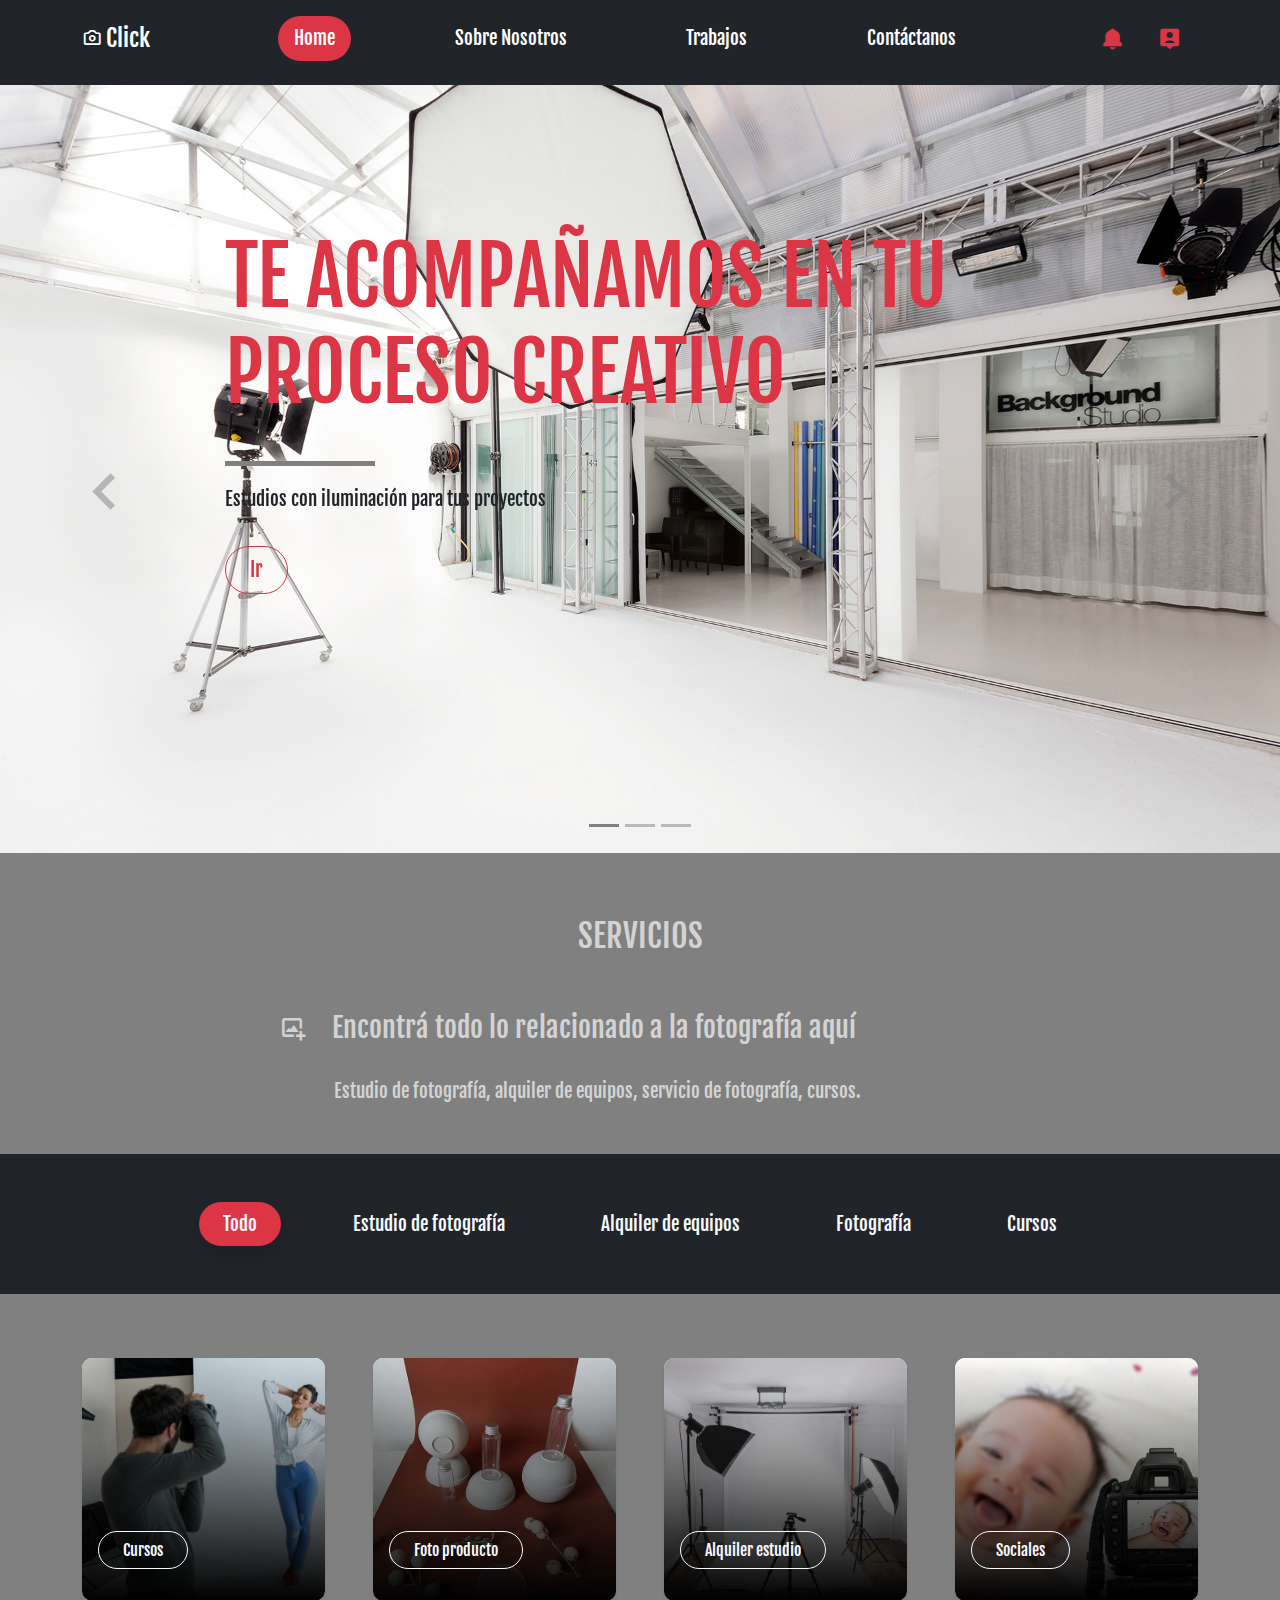
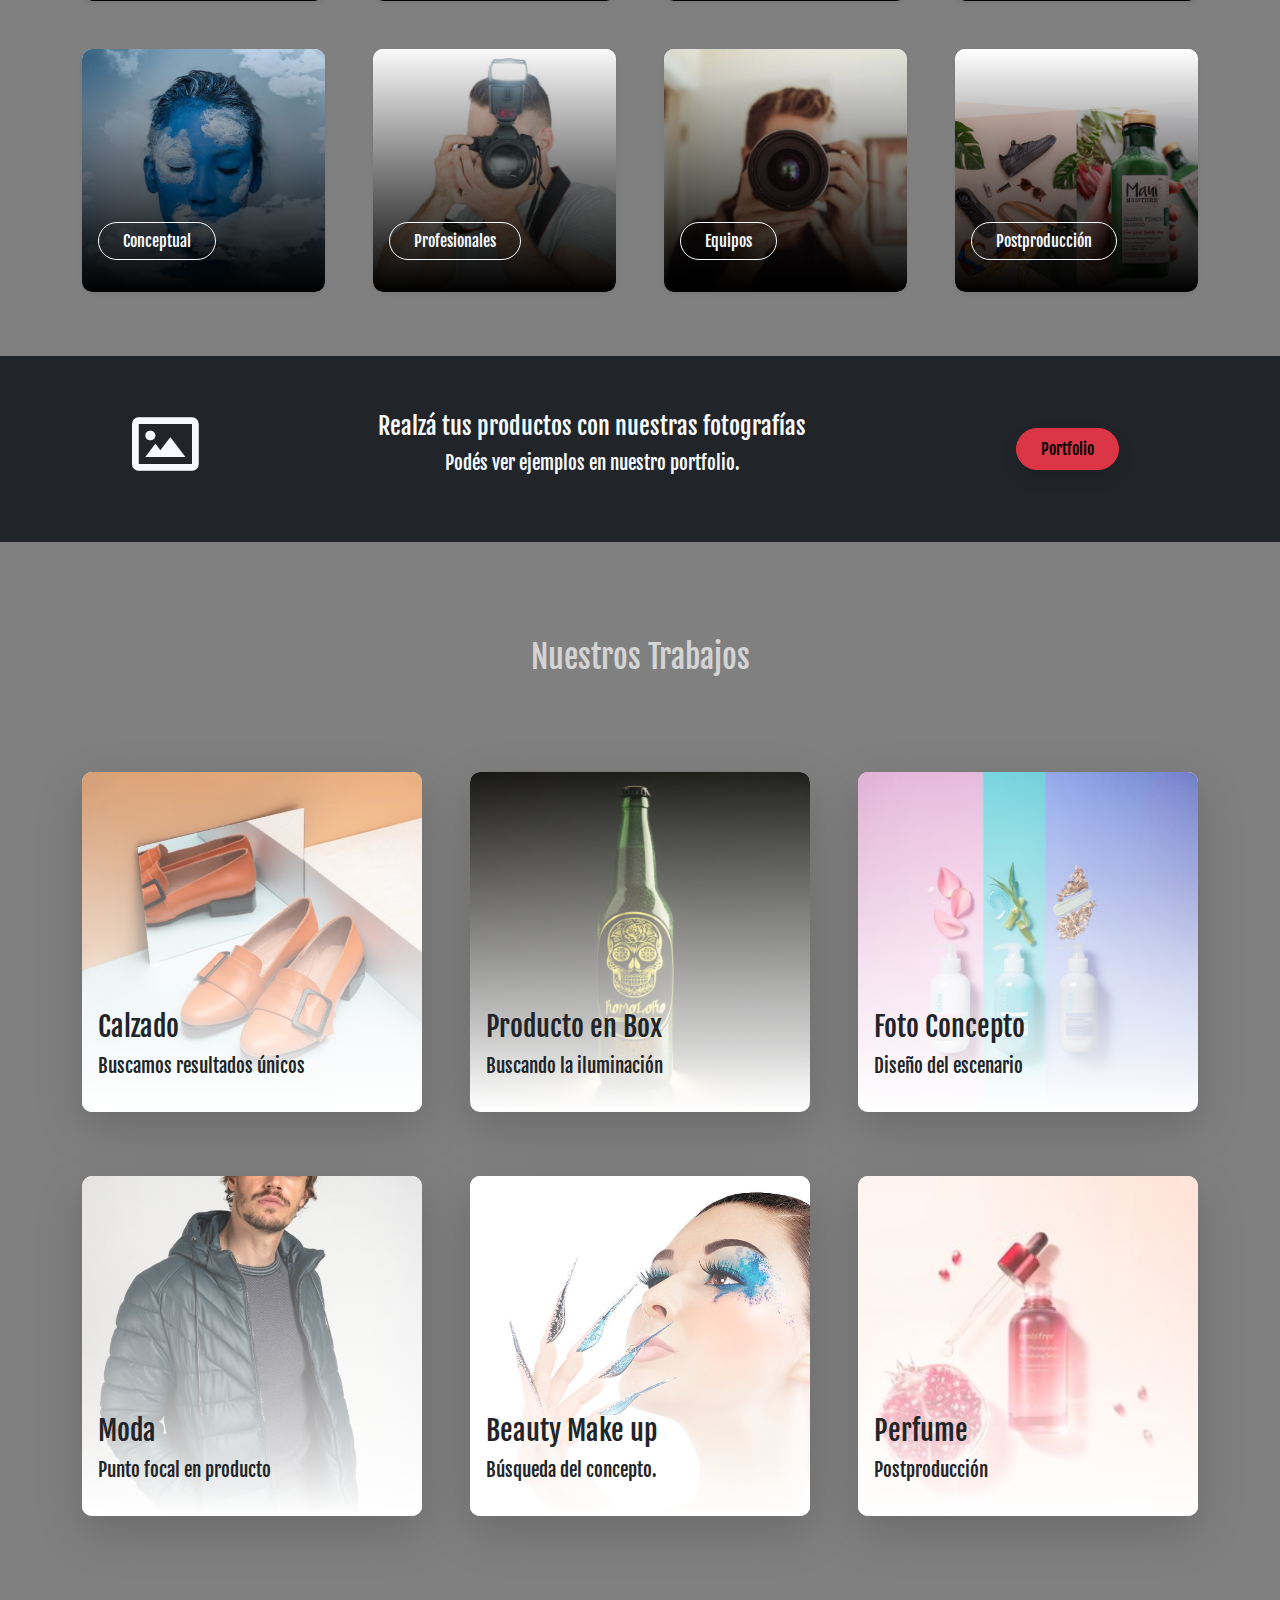
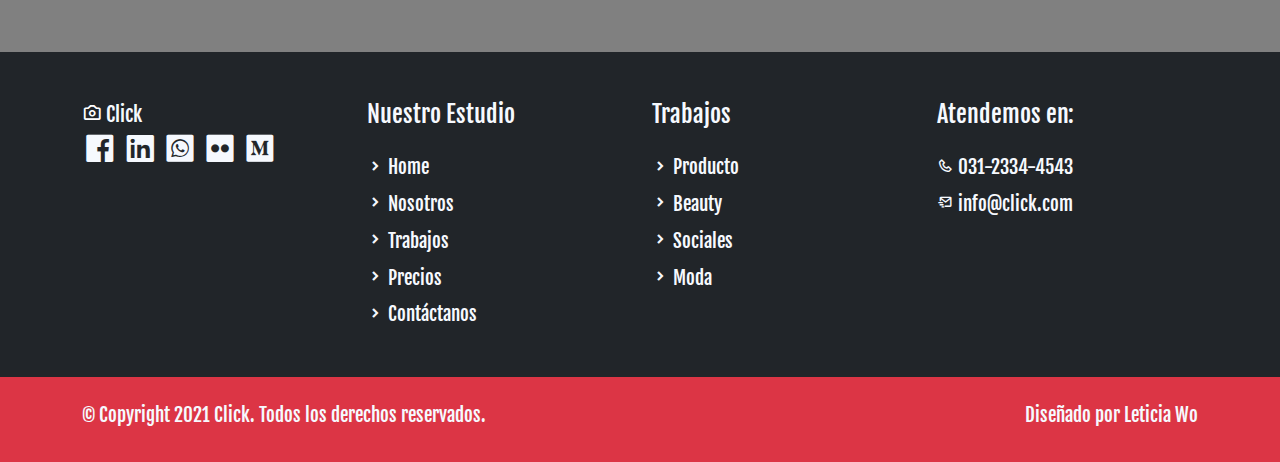
<file: index.html>
<!DOCTYPE html>     <!----- definición de html 5 -->          
<html lang="es"> 	<!----- definición del lenguaje -->  
					<!------Inicio del  HEAD -->
<head>
  <title>Fotografía</title>
    <meta charset="utf-8">
    <meta name="viewport" content="width=device-width, initial-scale=1">  
	<!----- viewport para apple device-width = ancho pantalla initial-scale es que inicia sin ningún zoom --> 
    <link rel="apple-touch-icon" href="assets/img/apple-icon.png">
	<!----- icono para apple y safari --> 
    <link rel="shortcut icon" type="image/x-icon" href="assets/img/favicon.ico">
    <!-- Load Require CSS -->
    <link href="assets/css/bootstrap.min.css" rel="stylesheet">
	    <!-- iconos  -->
    <link href="assets/css/boxicon.min.css" rel="stylesheet">
	    <!-- tipo de letra -->
    <link rel="preconnect" href="https://fonts.gstatic.com">
    <link href="https://fonts.googleapis.com/css2?family=Fjalla+One&display=swap" rel="stylesheet">
    <link rel="stylesheet" href="assets/css/estilos.css">
</head>
<!-----
.text-danger  		azul
.text-secondary		gris
.text-success		verde
.text-danger		rojo
.text-warning		amarillo
.text-info			celeste
.text-light			blanco
.text-dark			negro
.text-muted			gris oscuro
.text-white			gris claro
-->
<!------------------------------------------------------------------ Fin del  HEAD -->
<body>
    <!-- Header 
	nav = cuyo propósito es proporcionar enlaces de navegación, ya sea dentro del documento actual 
	o a otros documentos
	-->

    <nav id="main_nav" class="navbar navbar-expand-lg navbar-light bg-dark ">
	
	<!--navbar-expand-lg = envoltorio para que el navbar se estire en lg
	navbar-light = texto negro de la letra
	bg-white = fondo de color blanco
	-->

        <div class="container d-flex justify-content-between align-items-center">
		
            <a class="navbar-brand h1" href="index.html">
			<!--navbar-brand = clase se utiliza para resaltar la marca o logotipo de su página-->	
            <i class='bx bx-camera text-white'></i>
				<!--	bx bx-buildings = icono del logo de la web: 
				http://www.unisvg.com/icon-sets/bx/bx-buildings.html 
				https://boxicons.com/
				-->

	       <span class="text-white h4">Click</span></a>
			
			<!--	boton de hamburguesa --> 
  	          <button class="navbar-toggler border-0" 
				type="button" data-bs-toggle="collapse" 
				data-bs-target="#navbar-toggler-success" 
				aria-controls="navbarSupportedContent" 
				aria-expanded="false" 
				aria-label="Toggle navigation">
				<span class="navbar-toggler-icon">
				</span>
            </button>
		<!------------------------------------------- Opciones del Menu		-->
		<div class="align-self-center collapse navbar-collapse flex-fill  d-lg-flex justify-content-lg-between" 
		id="navbar-toggler-success">
		
		<!-------collapse navbar-collapse= para agrupar y ocultar el contenido de la barra de navegación 
		por un punto de interrupción principal.
		flex-fill = obliga a que todos los elementos tengan el mismo tamaño de ancho
		d-lg-flex = utilidades para crear un contenedor flexbox y transforme los elementos secundarios 
		directos en elementos flexibles
		-->
  		              <div class="flex-fill mx-xl-5 mb-2">
				<!--	  mx=para clases que establecen tanto *-lefty*-right-->
 	                   <ul class="nav navbar-nav gs d-flex justify-content-between mx-xl-5 text-center bs-cyan">
					<!--   .navbar-nav para una navegación ligera y de altura completa 
					   (incluida la compatibilidad con menús desplegables).-->
                        <li>
                            <a class="gs blanco bg-danger rounded-pill px-3 text-white" href="index.html">Home</a>
						<!-- px = padding y mx es el margin 
						rounded-pill =genera ese boton con bordes redondeados rounded-circle-->	
                        </li>
                        <li>
                            <a class="gs btn-outline-danger rounded-pill px-3" href="about.html">Sobre Nosotros</a>
                        </li>
                        <li>
                            <a class="gs btn-outline-danger rounded-pill px-3" href="work.html">Trabajos</a>
                        </li>
                        <li>
                            <a class="gs btn-outline-danger rounded-pill px-3" href="contact.html">Contáctanos</a>
                        </li>
                    </ul>
                </div>

<!---------------------------------------------------------Fin de las opciones del menu
------------------------------------------------------------ Inicio de los iconos del menu-->
                <div class="navbar align-self-center d-flex">
                    <a class="nav-link" href="#"><i class='bx bxs-bell bx-sm bx-tada-hover text-danger'></i></a>
                    <a class="nav-link" href="#"><i class='bx bxs-user-pin bx-sm text-danger'></i></a>
				    <!--	https://iconify.design/icon-sets/bx/-->
                </div>
            </div>
        </div>
    </nav>
<!----------------------------------------------------------- Fin de los iconos del menu

    <!-- Close Header -->
 <!----------------------------------------------------------- Fin del Header-->

    <!-- Start Banner Hero -->
    <div class="banner-wrapper bg-light">
        <div id="index_banner" class="banner-vertical-center-index container-fluid pt-5">

            <!-- Start slider -->
            <div id="carouselExampleIndicators" class="carousel slide" data-bs-ride="carousel">
                <ol class="carousel-indicators">
                    <li data-bs-target="#carouselExampleIndicators" data-bs-slide-to="0" class="active"></li>
                    <li data-bs-target="#carouselExampleIndicators" data-bs-slide-to="1"></li>
                    <li data-bs-target="#carouselExampleIndicators" data-bs-slide-to="2" ></li>
                </ol>
 <!-- class="active" Se requiere un elemento activo inicial
La .activeclase debe agregarse a una de las diapositivas. De lo contrario, el carrusel no será visible. -->
				
                <div class="carousel-inner">
				
<!-- Primer elemento del carrousel 
Ver: https://getbootstrap.com/docs/4.0/components/carousel/  -->				

                    <div class="carousel-item active">

                 <div class="py-5 row d-flex align-items-center">
                  <div class="banner-content col-lg-8 col-8 offset-2 m-lg-auto text-left py-5 pb-5">
                    <h1 class="h1 text-danger display-1 mb-0 pb-5 mx-0 px-0  typo-space-line">
					<!--typo-space-line = clase configurada en el css 
					display-3 = <H3> 
					Where property is one of:

						m - for classes that set margin
						p - for classes that set padding
						Where sides is one of:

						t - for classes that set margin-top or padding-top
						b - for classes that set margin-bottom or padding-bottom
						l - for classes that set margin-left or padding-left
						r - for classes that set margin-right or padding-right
						x - for classes that set both *-left and *-right
						y - for classes that set both *-top and *-bottom
						blank - for classes that set a margin or padding on all 4 sides of the element
						ejemplo: 
						<div class="mx-auto" style="width: 200px;">
						  Centered element
						</div>
					
					-->
                                    TE ACOMPAÑAMOS EN TU PROCESO CREATIVO </h1>
                                <p class="banner-body text-dark py-3 mx-0 px-0">
                                    Estudios con iluminación para tus proyectos 
                              </p>
                                <a class="banner-button btn rounded-pill btn-outline-danger btn-lg px-4" 
								href="#" role="button">Ir</a>
                            </div>
                        </div>

                    </div>
 <!----------------------------------------------------------- Nuevo ITem del Carrousel-->

                    <div class="carousel-item">

                        <div class="py-5 row d-flex align-items-center">
                            <div class="banner-content col-lg-8 col-8 offset-2 m-lg-auto text-left py-5 pb-5">
                                <h1 class="banner-heading h1 text-danger display-1 mb-0 pb-3 mx-0 px-0 ">
                                   EQUIPOS ESPERANDO IR CON VOS A FOTEAR
                                </h1>
                                <p class="banner-body text-dark py-3">
                                    Tenemos gran variedad de equipos
                                </p>
                                <a class="banner-button btn rounded-pill btn-outline-danger btn-lg px-4" 
					href="#" role="button">Inicio</a>
					 <!--role="button" indica que un boton no apunta a una url sino que hace otra cosa-->	
                            </div>
                        </div>

                    </div>
 <!----------------------------------------------------------- Nuevo ITem del Carrousel-->					
                    <div class="carousel-item">

                        <div class="py-5 row d-flex align-items-center">
                            <div class="banner-content col-lg-8 col-8 offset-2 m-lg-auto text-left py-5 pb-5">
                                <h1 class="banner-heading h1 text-danger display-1 mb-0 pb-3 mx-0 px-0 ">
                                    PODEMOS CAPTURAR LA BELLEZA DE TUS PRODUCTOS
                                </h1>
                                <p class="banner-body text-dark py-3">
                                    Equipo de profesionales de productos 
                                </p>
                                <a class="banner-button btn rounded-pill btn-outline-danger btn-lg px-4" href="#" role="button">Comezar</a>
                            </div>
                        </div>

                    </div>
                </div>
    <!-------------------------------------------------------Flechas del carrousel   -->
                <a class="carousel-control-prev text-decoration-none" href="#carouselExampleIndicators" role="button" data-bs-slide="prev">
                    <i class='bx bx-chevron-left'></i>
                    <span class="visually-hidden">Ant.</span>
                </a>
                <a class="carousel-control-next text-decoration-none" href="#carouselExampleIndicators" role="button" data-bs-slide="next">
                    <i class='bx bx-chevron-right'></i>
                    <span class="visually-hidden">Prox.</span>
                </a>
            </div>
			 <!-- bx-chevron-right y left son las puntas de flecha del carrousel -->
            <!-- End slider -->

        </div>
    </div>
    <!-- End Banner Hero -->
	
    <!-- Start Service -->
    <section class="service-wrapper py-3">
        <div class="container-fluid pb-3">
            <div class="row">
                <h2 class="h2 text-center col-12 py-5 semi-bold-600">SERVICIOS</h2>
                <div class="service-header col-4 col-lg-3 text-end light-300">
                    
                    <i class='bx bx-image-add h3 mt-1'></i>
                </div>
                <div class="service-heading col-10 col-lg-9 text-start float-end ">
                    <h2 class="h3 pb-4 typo-space-line">Encontrá todo lo relacionado a la fotografía aquí</h2>
                </div>
            </div>
            <p class="service-footer col-10 offset-2 col-lg-9 offset-lg-3 text-start pb-3 px-2">
               Estudio de fotografía, alquiler de equipos, servicio de fotografía, cursos.
            </p>
        </div>

        <div class="service-tag py-5 bg-dark">
            <div class="col-md-12">
                <ul class="nav d-flex justify-content-center">
                    <li class="nav-item mx-lg-4">
                        <a class="filter-btn nav-link btn-outline-danger active shadow rounded-pill text-light px-4 
						light-300" href="#" data-filter=".project">Todo</a>
				<!-- btn-outline = boton transparente -->
                    </li>
                    <li class="nav-item mx-lg-4">
                        <a class="filter-btn nav-link btn-outline-danger rounded-pill text-light px-4 light-300" 
						href="#" data-filter=".graphic">Estudio de fotografía</a>
                    </li>
                    <li class="filter-btn nav-item mx-lg-4">
                        <a class="filter-btn nav-link btn-outline-danger rounded-pill text-light px-4 light-300" 
						href="#" data-filter=".ui">Alquiler de equipos</a>
                    </li>
                    <li class="nav-item mx-lg-4">
                        <a class="filter-btn nav-link btn-outline-danger rounded-pill text-light px-4 light-300" 
						href="#" data-filter=".branding">Fotografía</a>
                    </li>
                    <li class="nav-item mx-lg-4">
                        <a class="filter-btn nav-link btn-outline-danger rounded-pill text-light px-4 light-300" 
                        href="#" data-filter=".branding">Cursos</a>
                    </li>
                </ul>
            </div>
        </div>

    </section>

    <section class="container overflow-hidden py-5">
        <div class="row gx-5 gx-sm-3 gx-lg-5 gy-lg-5 gy-3 pb-3 projects">

            <!-- Comienzan los trabajos recientes -->
            <div class="col-xl-3 col-md-4 col-sm-6 project ui branding">
                <a href="#" class="service-work card border-0 text-white shadow-sm overflow-hidden mx-5 m-sm-0">
                    <img class="service card-img" src="./assets/img/services-01.jpg" alt="Card image">
                    <div class="service-work-vertical card-img-overlay d-flex align-items-end">
                        <div class="service-work-content text-left text-light">
                            <span class="btn btn-outline-light rounded-pill mb-lg-3 px-lg-4 light-300">Cursos</span>
                        </div>
                    </div>
                </a>
            </div><!-- End Recent Work -->

            <!-- Start Recent Work -->
            <div class="col-xl-3 col-md-4 col-sm-6 project ui graphic">
                <a href="#" class="service-work card border-0 text-white shadow-sm overflow-hidden mx-5 m-sm-0">
                    <img class="card-img" src="./assets/img/services-02.jpg" alt="Card image">
                    <div class="service-work-vertical card-img-overlay d-flex align-items-end">
                        <div class="service-work-content text-left text-light">
                            <span class="btn btn-outline-light rounded-pill mb-lg-3 px-lg-4 light-300">Foto producto</span>
                            
                        </div>
                    </div>
                </a>
            </div><!-- End Recent Work -->

            <!-- Start Recent Work -->
            <div class="col-xl-3 col-md-4 col-sm-6 project branding">
                <a href="#" class="service-work card border-0 text-white shadow-sm overflow-hidden mx-5 m-sm-0">
                    <img class="card-img" src="./assets/img/services-03.jpg" alt="Card image">
                    <div class="service-work-vertical card-img-overlay d-flex align-items-end">
                        <div class="service-work-content text-left text-light">
                            <span class="btn btn-outline-light rounded-pill mb-lg-3 px-lg-4 light-300">Alquiler estudio</span>
                            
                        </div>
                    </div>
                </a>
            </div><!-- End Recent Work -->

            <!-- Start Recent Work -->
            <div class="col-xl-3 col-md-4 col-sm-6 project ui graphic">
                <a href="#" class="service-work card border-0 text-white shadow-sm overflow-hidden mx-5 m-sm-0">
                    <img class="card-img" src="./assets/img/services-04.jpg" alt="Card image">
                    <div class="service-work-vertical card-img-overlay d-flex align-items-end">
                        <div class="service-work-content text-left text-light">
                            <span class="btn btn-outline-light rounded-pill mb-lg-3 px-lg-4 light-300">Sociales</span>
                            
                        </div>
                    </div>
                </a>
            </div><!-- End Recent Work -->

            <!-- Start Recent Work -->
            <div class="col-xl-3 col-md-4 col-sm-6 project ui graphic">
                <a href="#" class="service-work card border-0 text-white shadow-sm overflow-hidden mx-5 m-sm-0">
                    <img class="card-img" src="./assets/img/services-05.jpg" alt="Card image">
                    <div class="service-work-vertical card-img-overlay d-flex align-items-end">
                        <div class="service-work-content text-left text-light">
                            <span class="btn btn-outline-light rounded-pill mb-lg-3 px-lg-4 light-300">Conceptual</span>
                            
                        </div>
                    </div>
                </a>
            </div><!-- End Recent Work -->

            <!-- Start Recent Work -->
            <div class="col-xl-3 col-md-4 col-sm-6 project branding">
                <a href="#" class="service-work card border-0 text-white shadow-sm overflow-hidden mx-5 m-sm-0">
                    <img class="card-img" src="./assets/img/services-06.jpg" alt="Card image">
                    <div class="service-work-vertical card-img-overlay d-flex align-items-end">
                        <div class="service-work-content text-left text-light">
                            <span class="btn btn-outline-light rounded-pill mb-lg-3 px-lg-4 light-300">Profesionales</span>
                            
                        </div>
                    </div>
                </a>
            </div><!-- End Recent Work -->

            <!-- Start Recent Work -->
            <div class="col-xl-3 col-md-4 col-sm-6 project branding">
                <a href="#" class="service-work card border-0 text-white shadow-sm overflow-hidden mx-5 m-sm-0">
                    <img class="card-img" src="./assets/img/services-07.jpg" alt="Card image">
                    <div class="service-work-vertical card-img-overlay d-flex align-items-end">
                        <div class="service-work-content text-left text-light">
                            <span class="btn btn-outline-light rounded-pill mb-lg-3 px-lg-4 light-300">Equipos</span>
                            
                        </div>
                    </div>
                </a>
            </div><!-- End Recent Work -->

            <!-- Start Recent Work -->
            <div class="col-xl-3 col-md-4 col-sm-6 project ui graphic branding">
                <a href="#" class="service-work card border-0 text-white shadow-sm overflow-hidden mx-5 m-sm-0">
                    <img class="card-img" src="./assets/img/services-08.jpg" alt="Card image">
                    <div class="service-work-vertical card-img-overlay d-flex align-items-end">
                        <div class="service-work-content text-left text-light">
                            <span class="btn btn-outline-light rounded-pill mb-lg-3 px-lg-4 light-300">Postproducción</span>
                            
                        </div>
                    </div>
                </a>
            </div><!-- End Recent Work -->

        </div>
    </section>
    <!-- End Service -->






    <!-- Start View Work -->
    <section class="bg-dark">
        <div class="container py-5">
            <div class="row d-flex justify-content-center text-center">
                <div class="col-lg-2 col-12 text-light align-items-center">
                   
                    <i class='display-1 bx bx-image bx-lg' ></i>
                </div>
                <div class="col-lg-7 col-12 text-light pt-2">
                    <h3 class="h4 light-300">Realzá tus productos con nuestras fotografías</h3>
                    <p class="light-300">Podés ver ejemplos en nuestro portfolio.</p>
                </div>
                <div class="col-lg-3 col-12 pt-4">
                    <a href="#" class="btn btn-danger rounded-pill btn-block shadow px-4 py-2">Portfolio</a>
                </div>
            </div>
        </div>
    </section>
    <!-- End View Work -->

    <!-- Start Recent Work -->
    <section class="py-5 mb-5">
        <div class="container">
            <div class="recent-work-header row text-center pb-5">
                <h2 class="col-md-6 m-auto h2 semi-bold-600 py-5">Nuestros Trabajos</h2>
            </div>
            <div class="row gy-5 g-lg-5 mb-4">

                <!-- Start Recent Work -->
                <div class="col-md-4 mb-3">
                    <a href="#" class="recent-work card border-0 shadow-lg overflow-hidden">
                        <img class="recent-work-img card-img" src="./assets/img/recent-work-01.jpg" alt="Card image">
                        <div class="recent-work-vertical card-img-overlay d-flex align-items-end">
                            <div class="recent-work-content text-start mb-3 ml-3 text-dark">
                                <h3 class="card-title light-300">Calzado</h3>
                                <p class="card-text">Buscamos resultados únicos</p>
                            </div>
                        </div>
                    </a>
                </div><!-- End Recent Work -->

                <!-- Start Recent Work -->
                <div class="col-md-4 mb-3">
                    <a href="#" class="recent-work card border-0 shadow-lg overflow-hidden">
                        <img class="recent-work-img card-img" src="./assets/img/recent-work-02.jpg" alt="Card image">
                        <div class="recent-work-vertical card-img-overlay d-flex align-items-end">
                            <div class="recent-work-content text-start mb-3 ml-3 text-dark">
                                <h3 class="card-title light-300">Producto en Box</h3>
                                <p class="card-text">Buscando la iluminación</p>
                            </div>
                        </div>
                    </a>
                </div><!-- End Recent Work -->

                <!-- Start Recent Work -->
                <div class="col-md-4 mb-3">
                    <a href="#" class="recent-work card border-0 shadow-lg overflow-hidden">
                        <img class="recent-work-img card-img" src="./assets/img/recent-work-03.jpg" alt="Card image">
                        <div class="recent-work-vertical card-img-overlay d-flex align-items-end">
                            <div class="recent-work-content text-start mb-3 ml-3 text-dark">
                                <h3 class="card-title light-300">Foto Concepto</h3>
                                <p class="card-text">Diseño del escenario</p>
                            </div>
                        </div>
                    </a>
                </div><!-- End Recent Work -->

                <!-- Start Recent Work -->
                <div class="col-md-4 mb-3">
                    <a href="#" class="recent-work card border-0 shadow-lg overflow-hidden">
                        <img class="recent-work-img card-img" src="./assets/img/recent-work-04.jpg" alt="Card image">
                        <div class="recent-work-vertical card-img-overlay d-flex align-items-end">
                            <div class="recent-work-content text-start mb-3 ml-3 text-dark">
                                <h3 class="card-title light-300">Moda</h3>
                                <p class="card-text">Punto focal en producto</p>
                            </div>
                        </div>
                    </a>
                </div><!-- End Recent Work -->

                <!-- Start Recent Work -->
                <div class="col-md-4 mb-3">
                    <a href="#" class="recent-work card border-0 shadow-lg overflow-hidden">
                        <img class="recent-work-img card-img" src="./assets/img/recent-work-05.jpg" alt="Card image">
                        <div class="recent-work-vertical card-img-overlay d-flex align-items-end">
                            <div class="recent-work-content text-start mb-3 ml-3 text-dark">
                                <h3 class="card-title light-300">Beauty Make up</h3>
                                <p class="card-text">Búsqueda del concepto.</p>
                            </div>
                        </div>
                    </a>
                </div><!-- End Recent Work -->

                <!-- Start Recent Work -->
                <div class="col-md-4 mb-3">
                    <a href="#" class="recent-work card border-0 shadow-lg overflow-hidden">
                        <img class="recent-work-img card-img" src="./assets/img/recent-work-06.jpg" alt="Card image">
                        <div class="recent-work-vertical card-img-overlay d-flex align-items-end">
                            <div class="recent-work-content text-start mb-3 ml-3 text-dark">
                                <h3 class="card-title light-300">Perfume</h3>
                                <p class="card-text">Postproducción</p>
                            </div>
                        </div>
                    </a>
                </div><!-- End Recent Work -->

            </div>
        </div>
    </section>
    <!-- End Recent Work -->



    <!-- Start Footer -->
    <footer class="bg-dark pt-4">
        <div class="container">
            <div class="row py-4">

                <div class="col-lg-3 col-12 align-left">
                    <a class="navbar-brand" href="index.html">
                        <i class='bx bx-camera text-white'></i>
                        <span class="text-light h5">Click</span>
                    </a>
                  
                    <ul class="list-inline footer-icons light-300">
                        <li class="list-inline-item m-0">
                            <a class="text-light" target="_blank" href="http://facebook.com/">
                                <i class='bx bxl-facebook-square bx-md'></i>
                            </a>
                        </li>
                        <li class="list-inline-item m-0">
                            <a class="text-light" target="_blank" href="https://www.linkedin.com/">
                                <i class='bx bxl-linkedin-square bx-md'></i>
                            </a>
                        </li>
                        <li class="list-inline-item m-0">
                            <a class="text-light" target="_blank" href="https://www.whatsapp.com/">
                                <i class='bx bxl-whatsapp-square bx-md'></i>
                            </a>
                        </li>
                        <li class="list-inline-item m-0">
                            <a class="text-light" target="_blank" href="https://www.flickr.com/">
                                <i class='bx bxl-flickr-square bx-md'></i>
                            </a>
                        </li>
                        <li class="list-inline-item m-0">
                            <a class="text-light" target="_blank" href="https://www.medium.com/">
                                <i class='bx bxl-medium-square bx-md' ></i>
                            </a>
                        </li>
                    </ul>
                </div>

                <div class="col-lg-3 col-md-4 my-sm-0 mt-4">
                    <h3 class="h4 pb-lg-3 text-light light-300">Nuestro Estudio</h2>
                        <ul class="list-unstyled text-light light-300">
                            <li class="pb-2">
                                <i class='bx-fw bx bxs-chevron-right bx-xs'></i><a class="text-decoration-none text-light" 
								href="index.html">Home</a>
                            </li>
                            <li class="pb-2">
                                <i class='bx-fw bx bxs-chevron-right bx-xs'></i><a class="text-decoration-none text-light py-1" 
								href="about.html">Nosotros</a>
                            </li>
                            <li class="pb-2">
                                <i class='bx-fw bx bxs-chevron-right bx-xs'></i><a class="text-decoration-none text-light py-1" 
								href="work.html">Trabajos</a>
                            </li>
                            <li class="pb-2">
                                <i class='bx-fw bx bxs-chevron-right bx-xs'></i></i><a class="text-decoration-none text-light py-1" 
								href="pricing.html">Precios</a>
                            </li>
                            <li class="pb-2">
                                <i class='bx-fw bx bxs-chevron-right bx-xs'></i><a class="text-decoration-none text-light py-1" 
								href="contact.html">Contáctanos</a>
                            </li>
                        </ul>
                </div>

                <div class="col-lg-3 col-md-4 my-sm-0 mt-4">
                    <h2 class="h4 pb-lg-3 text-light light-300">Trabajos</h2>
                    <ul class="list-unstyled text-light light-300">
                        <li class="pb-2">
                            <i class='bx-fw bx bxs-chevron-right bx-xs'></i><a class="text-decoration-none text-light py-1" 
							href="#">Producto</a>
                        </li>
                        <li class="pb-2">
                            <i class='bx-fw bx bxs-chevron-right bx-xs'></i><a class="text-decoration-none text-light py-1" 
							href="#">Beauty</a>
                        </li>
                        <li class="pb-2">
                            <i class='bx-fw bx bxs-chevron-right bx-xs'></i><a class="text-decoration-none text-light py-1" 
							href="#">Sociales</a>
                        </li>
                        <li class="pb-2">
                            <i class='bx-fw bx bxs-chevron-right bx-xs'></i><a class="text-decoration-none text-light py-1" 
							href="#">Moda</a>
                        </li>
                      
                    </ul>
                </div>

                <div class="col-lg-3 col-md-4 my-sm-0 mt-4">
                    <h2 class="h4 pb-lg-3 text-light light-300">Atendemos en:</h2>
                    <ul class="list-unstyled text-light light-300">
                        <li class="pb-2">
                            <i class='bx-fw bx bx-phone bx-xs'></i><a class="text-decoration-none text-light py-1" 
							href="tel:010-020-0340">031-2334-4543</a>
                        </li>
                        <li class="pb-2">
                            <i class='bx-fw bx bx-mail-send bx-xs'></i><a class="text-decoration-none text-light py-1"
							href="mailto:info@company.com">info@click.com</a>
                        </li>
                    </ul>
                </div>

            </div>
        </div>

        <div class="w-100 bg-danger py-3">
            <div class="container">
                <div class="row pt-2">
                    <div class="col-lg-6 col-sm-12">
                        <p class="text-lg-start text-center text-light light-300">
                            © Copyright 2021 Click. Todos los derechos reservados.
                        </p>
                    </div>
                    <div class="col-lg-6 col-sm-12">
                        <p class="text-lg-end text-center text-light light-300">
                            Diseñado por Leticia Wo
                        </p>
                    </div>
                </div>
            </div>
        </div>

    </footer>
    <!-- End Footer -->


    <!-- Bootstrap -->
    <script src="assets/js/bootstrap.bundle.min.js"></script>
    <!-- Load jQuery require for isotope -->
    <script src="assets/js/jquery.min.js"></script>
   <!-- Isotope -->
    <script src="assets/js/isotope.pkgd.js"></script>
    <!-- Page Script -->
    <script>
        $(window).load(function() {
            // init Isotope
            var $projects = $('.projects').isotope({
                itemSelector: '.project',
                layoutMode: 'fitRows'
            });
            $(".filter-btn").click(function() {
                var data_filter = $(this).attr("data-filter");
                $projects.isotope({
                    filter: data_filter
                });
                $(".filter-btn").removeClass("active");
                $(".filter-btn").removeClass("shadow");
                $(this).addClass("active");
                $(this).addClass("shadow");
                return false;
            });
        });
    </script>	
 
   
</body>

</html>
</file>
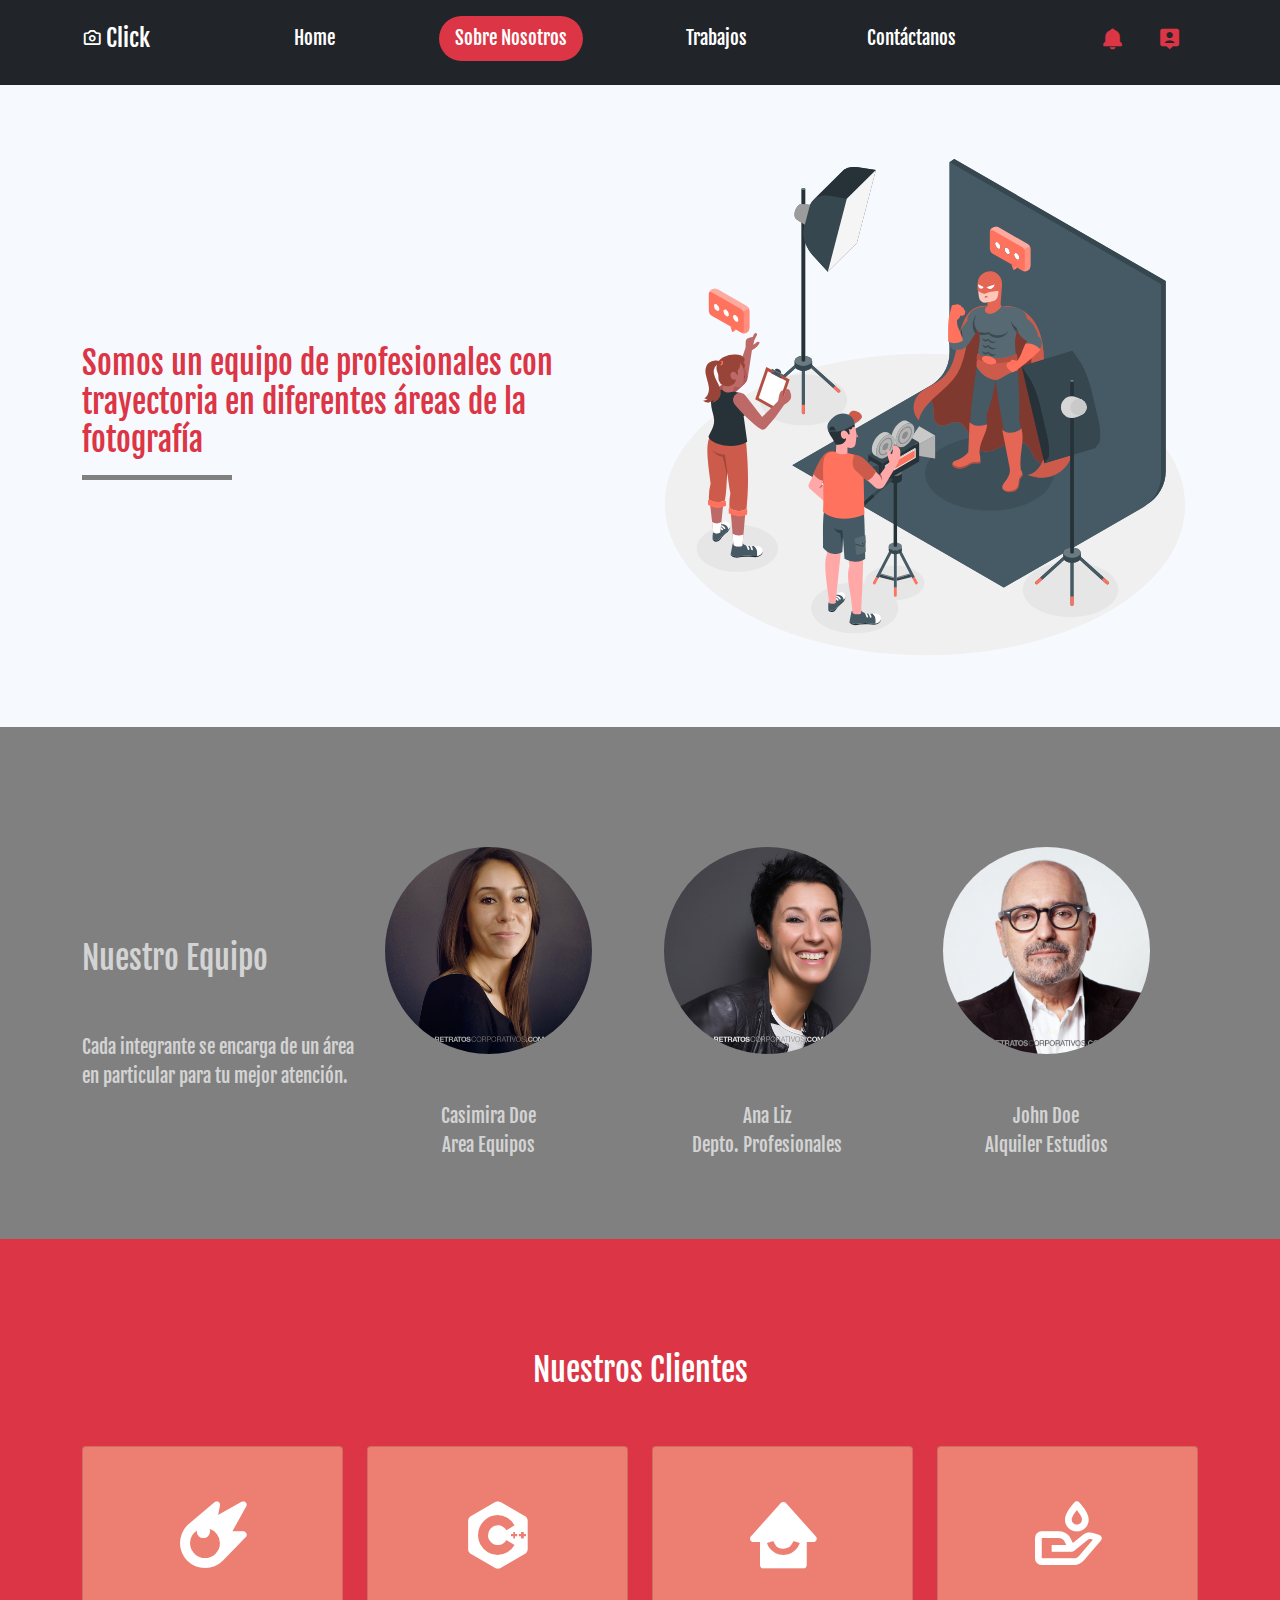
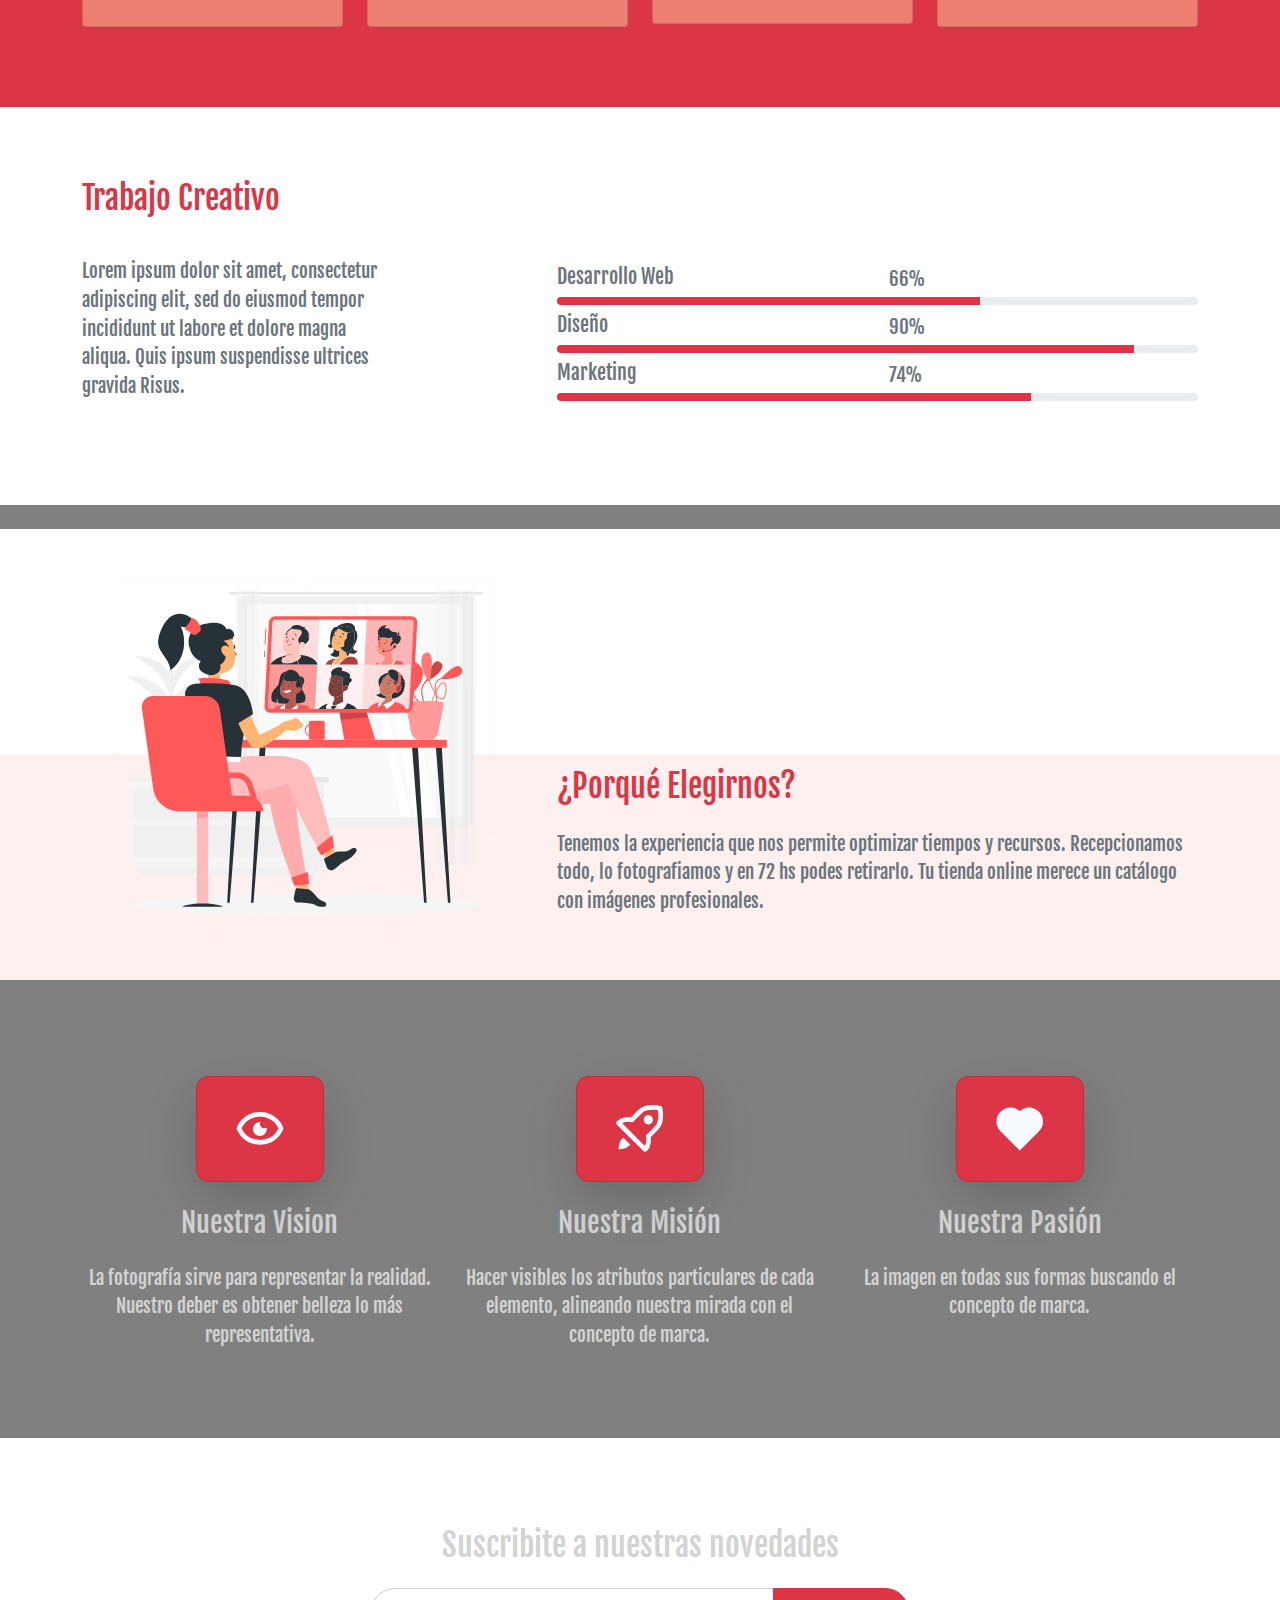
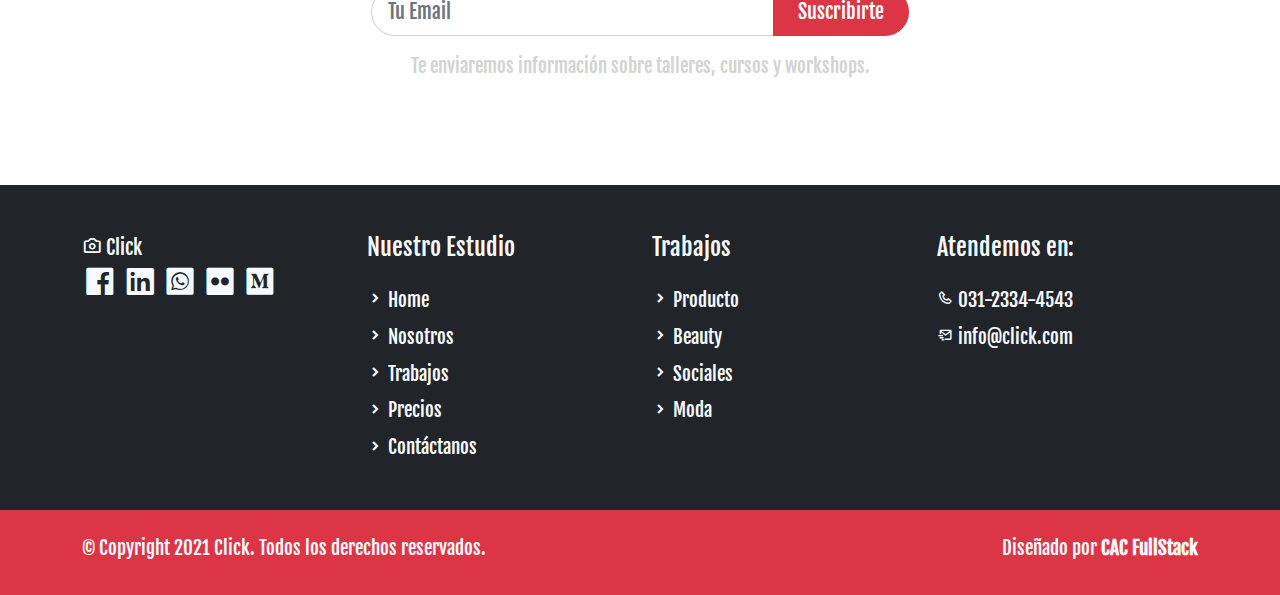
<file: about.html>
<!DOCTYPE html>
<html lang="es">

<head>
  <title>Fotografía</title>
    <meta charset="utf-8">
    <meta name="viewport" content="width=device-width, initial-scale=1">
    <link rel="apple-touch-icon" href="assets/img/apple-icon.png">
    <link rel="shortcut icon" type="image/x-icon" href="assets/img/favicon.ico">
    <!-- Load Require CSS -->
    <link href="assets/css/bootstrap.min.css" rel="stylesheet">
    <!-- Font CSS -->
    <link href="assets/css/boxicon.min.css" rel="stylesheet">
    <link href="https://fonts.googleapis.com/css2?family=Fjalla+One&display=swap" rel="stylesheet">
    <link rel="stylesheet" href="assets/css/estilos.css">

</head>

<body>
<!-- Header 
    nav = cuyo propósito es proporcionar enlaces de navegación, ya sea dentro del documento actual 
    o a otros documentos
    -->

    <nav id="main_nav" class="navbar navbar-expand-lg navbar-light bg-dark ">
    
    <!--navbar-expand-lg = envoltorio para que el navbar se estire en lg
    navbar-light = texto negro de la letra
    bg-white = fondo de color blanco
    -->

        <div class="container d-flex justify-content-between align-items-center">
        
            <a class="navbar-brand h1" href="index.html">
            <!--navbar-brand = clase se utiliza para resaltar la marca o logotipo de su página-->   
            <i class='bx bx-camera text-white'></i>
                <!--    bx bx-buildings = icono del logo de la web: 
                http://www.unisvg.com/icon-sets/bx/bx-buildings.html 
                https://boxicons.com/
                -->

           <span class="text-white h4">Click</span></a>
            
            <!--    boton de hamburguesa --> 
              <button class="navbar-toggler border-0" 
                type="button" data-bs-toggle="collapse" 
                data-bs-target="#navbar-toggler-success" 
                aria-controls="navbarSupportedContent" 
                aria-expanded="false" 
                aria-label="Toggle navigation">
                <span class="navbar-toggler-icon">
                </span>
            </button>
        <!------------------------------------------- Opciones del Menu     -->
        <div class="align-self-center collapse navbar-collapse flex-fill  d-lg-flex justify-content-lg-between" 
        id="navbar-toggler-success">
        
        <!-------collapse navbar-collapse= para agrupar y ocultar el contenido de la barra de navegación 
        por un punto de interrupción principal.
        flex-fill = obliga a que todos los elementos tengan el mismo tamaño de ancho
        d-lg-flex = utilidades para crear un contenedor flexbox y transforme los elementos secundarios 
        directos en elementos flexibles
        -->
                      <div class="flex-fill mx-xl-5 mb-2">
                <!--      mx=para clases que establecen tanto *-lefty*-right-->
                       <ul class="nav navbar-nav gs d-flex justify-content-between mx-xl-5 text-center bs-cyan">
                    <!--   .navbar-nav para una navegación ligera y de altura completa 
                       (incluida la compatibilidad con menús desplegables).-->
                        <li>
                            <a class="gs btn-outline-danger rounded-pill px-3 text-white" href="index.html">Home</a>
                        <!-- px = padding y mx es el margin 
                        rounded-pill =genera ese boton con bordes redondeados rounded-circle--> 
                        </li>
                        <li>
                            <a class="gs blanco bg-danger rounded-pill px-3" href="about.html">Sobre Nosotros</a>
                        </li>
                        <li>
                            <a class="gs btn-outline-danger rounded-pill px-3" href="work.html">Trabajos</a>
                        </li>
                        <li>
                            <a class="gs btn-outline-danger rounded-pill px-3" href="contact.html">Contáctanos</a>
                        </li>
                    </ul>
                </div>

<!---------------------------------------------------------Fin de las opciones del menu
------------------------------------------------------------ Inicio de los iconos del menu-->
                <div class="navbar align-self-center d-flex">
                    <a class="nav-link" href="#"><i class='bx bxs-bell bx-sm bx-tada-hover text-danger'></i></a>
                    <a class="nav-link" href="#"><i class='bx bxs-user-pin bx-sm text-danger'></i></a>
                    <!--    https://iconify.design/icon-sets/bx/-->
                </div>
            </div>
        </div>
    </nav>
<!----------------------------------------------------------- Fin de los iconos del menu

    <!-- Close Header -->
 <!----------------------------------------------------------- Fin del Header-->


    <!-- Start Banner Hero -->
    <section class="bg-light w-100">
        <div class="container">
            <div class="row d-flex align-items-center py-5">
                <div class="col-lg-6 text-start">
                    <h1 class="h2 py-5 text-danger typo-space-line"> Somos un equipo de profesionales con trayectoria en diferentes áreas de la fotografía</h1>
                   
                </div>
                <div class="col-lg-6">
                    <img src="./assets/img/banner-img-02.svg">
                </div>
            </div>
        </div>
    </section>
    <!-- End Banner Hero -->


    <!-- Start Team Member -->
    <section class="container py-5">
        <div class="pt-5 pb-3 d-lg-flex align-items-center gx-5">

            <div class="col-lg-3">
                <h2 class="h2 py-5 typo-space-line">Nuestro Equipo</h2>
                <p >
                    Cada integrante se encarga de un área en particular para tu mejor atención.
                </p>
            </div>

            <div class="col-lg-9 row">
                <div class="team-member col-md-4">
                    <img class="team-member-img img-fluid rounded-circle p-4" src="./assets/img/team-01.jpg" alt="Card image">
                    <ul class="team-member-caption list-unstyled text-center pt-4   light-300">
                        <li>Casimira Doe</li>
                        <li>Area Equipos</li>
                    </ul>
                </div>
                <div class="team-member col-md-4">
                    <img class="team-member-img img-fluid rounded-circle p-4" src="./assets/img/team-02.jpg" alt="Card image">
                    <ul class="team-member-caption list-unstyled text-center pt-4   light-300">
                        <li>Ana Liz</li>
                        <li>Depto. Profesionales</li>
                    </ul>
                </div>
                <div class="team-member col-md-4">
                    <img class="team-member-img img-fluid rounded-circle p-4" src="./assets/img/team-03.jpg" alt="Card image">
                    <ul class="team-member-caption list-unstyled text-center pt-4   light-300">
                        <li>John Doe</li>
                        <li>Alquiler Estudios</li>
                    </ul>
                </div>
            </div>

        </div>
    </section>
    <!-- End Team Member -->

    <!-- Start Our Partner -->
    <section class="bg-danger py-3">
        <div class="container py-5">
            <h2 class="h2 text-white text-center py-5">Nuestros Clientes</h2>
            <div class="row text-center">
                <div class="col-md-3 mb-3">
                    <div class="card partner-wap py-5">
                        <a href="#"><i class='display-1 text-white bx bxs-meteor'></i></a>
                    </div>
                </div>
                <div class="col-md-3 mb-3">
                    <div class="card partner-wap py-5">
                        <a href="#"><i class='display-1  text-white bx bxl-c-plus-plus '></i></a>
                    </div>
                </div>
                <div class="col-md-3 mb-3">
                    <div class="card partner-wap py-5"
                        <a href="#"><i class='display-1 text-white bx bxs-home-smile'></i></a>
                    </div>
                </div>
                <div class="col-md-3 mb-3">
                    <div class="card partner-wap py-5">
                        <a href="#"><i class='display-1 text-white bx bx-donate-blood'></i></a>
                    </div>
                </div>
            </div>
        </div>
    </section>
    <!--End Our Partner-->

    <!-- Start Progress -->
    <section class="bg-white py-5">
        <div class="container my-4">

            <h1 class="creative-heading text-danger h2 pb-3">Trabajo Creativo</h1>

            <div class="creative-content row py-3">
                <div class="col-md-5">
                    <p class="text-muted col-lg-8 light-300">Lorem ipsum dolor sit amet, consectetur adipiscing elit, sed do eiusmod tempor incididunt ut labore et dolore magna aliqua. Quis ipsum suspendisse ultrices gravida Risus.
                    </p>
                </div>
                <div class="creative-progress col-md-7">

                    <div class="row mt-4 mt-sm-2 text-muted">
                        <div class="col-6">
                            <h4 class="h5 ">Desarrollo Web</h4>
                        </div>
                        <div class="col-6 text-right">66%</div>
                    </div>
                    <div class="progress">
                        <div class="progress-bar bg-danger" role="progressbar" style="width: 66%" aria-valuenow="66" aria-valuemin="0" aria-valuemax="100"></div>
                    </div>

                    <div class="row mt-4 mt-sm-2 text-muted">
                        <div class="col-6">
                            <h4 class="h5">Diseño</h4>
                        </div>
                        <div class="col-6 text-right">90%</div>
                    </div>
                    <div class="progress">
                        <div class="progress-bar bg-danger" role="progressbar" style="width: 90%" aria-valuenow="90" aria-valuemin="0" aria-valuemax="100"></div>
                    </div>


                    <div class="row mt-4 mt-sm-2 text-muted">
                        <div class="col-6">
                            <h4 class="h5">Marketing</h4>
                        </div>
                        <div class="col-6 text-right">74%</div>
                    </div>
                    <div class="progress">
                        <div class="progress-bar bg-danger" role="progressbar" style="width: 74%" aria-valuenow="74" aria-valuemin="0" aria-valuemax="100"></div>
                    </div>

                </div>
            </div>
        </div>
    </section>
    <!-- End Progress -->

    <!-- Start Choice -->
    <section class="why-us banner-bg bg-light">
        <div class="container my-4">
            <div class="row">
                <div class="banner-img col-lg-5">
                    <img src="./assets/img/work.svg" class="rounded img-fluid" alt="">
                </div>
                <div class="banner-content col-lg-7 align-self-end">
                    <h2 class="h2 pb-3 text-danger">¿Porqué Elegirnos?</h2>
                    <p class="text-muted pb-5 light-300">Tenemos la experiencia que nos permite optimizar tiempos y recursos.
Recepcionamos todo, lo fotografiamos y en 72 hs podes retirarlo. Tu tienda online merece un catálogo con imágenes profesionales.
                    </p>
                </div>
            </div>
        </div>
    </section>
    <!-- End Choice -->

    <!-- Start Aim -->
    <section class="banner-bg bg-grey py-5">
        <div class="container my-4">
            <div class="row text-center">

                <div class="objective col-lg-4">
                    <div class="objective-icon card m-auto py-4 mb-2 mb-sm-4 bg-danger shadow-lg">
                        <i class="display-4 bx bx-show-alt text-light"></i>
                    </div>
                    <h2 class="objective-heading h3 mb-2 mb-sm-4 light-300">Nuestra Vision</h2>
                    <p class="light-300">
                        La fotografía sirve para representar la realidad. Nuestro deber es obtener belleza lo más representativa.
                    </p>
                </div>

                <div class="objective col-lg-4 mt-sm-0 mt-4">
                    <div class="objective-icon card m-auto py-4 mb-2 mb-sm-4 bg-danger shadow-lg">
                        <i class='display-4 bx bx-rocket text-light'></i>
                    </div>
                    <h2 class="objective-heading h3 mb-2 mb-sm-4 light-300">Nuestra Misión</h2>
                    <p class="light-300">
                        Hacer visibles los atributos particulares de cada elemento, alineando nuestra mirada con el concepto de marca.
                    </p>
                </div>

                <div class="objective col-lg-4 mt-sm-0 mt-4">
                    <div class="objective-icon card m-auto py-4 mb-2 mb-sm-4 bg-danger shadow-lg">
                        <i class="display-4 bx bxs-heart text-light"></i>
                    </div>
                    <h2 class="objective-heading h3 mb-2 mb-sm-4 light-300">Nuestra Pasión</h2>
                    <p class="light-300">
                        La imagen en todas sus formas buscando el concepto de marca.
                    </p>
                </div>

            </div>
        </div>
    </section>
    <!-- End Aim -->

    <!-- Start Contact -->
    <section class="banner-bg bg-white py-5">
        <div class="container">
            <div class="row">
                <div class="col-lg-6 mx-auto my-4 p-3">
                    <form action="#" method="get"><h1 class="h2 text-center">Suscribite a nuestras novedades</h1>
                    <div class="input-group py-3">
                    
                        <input name="email" type="mail" class="form-control form-control-lg rounded-pill rounded-end" id="email" placeholder="Tu Email" aria-label="Tu Email" required>
                        <button class="btn btn-danger text-white btn-lg rounded-pill rounded-start px-lg-4" type="submit">Suscribirte</button>
                    </div>
                    <p class="text-center light-300">Te enviaremos información sobre talleres, cursos y workshops.</p>
                    </form>
                </div>
            </div>
        </div>
    </section>
    <!-- End Contact -->


    
    <!-- Start Footer -->
    <footer class="bg-dark pt-4">
        <div class="container">
            <div class="row py-4">

                <div class="col-lg-3 col-12 align-left">
                    <a class="navbar-brand" href="index.html">
                        <i class='bx bx-camera text-white'></i>
                        <span class="text-light h5">Click</span>
                    </a>
                  
                    <ul class="list-inline footer-icons light-300">
                        <li class="list-inline-item m-0">
                            <a class="text-light" target="_blank" href="http://facebook.com/">
                                <i class='bx bxl-facebook-square bx-md'></i>
                            </a>
                        </li>
                        <li class="list-inline-item m-0">
                            <a class="text-light" target="_blank" href="https://www.linkedin.com/">
                                <i class='bx bxl-linkedin-square bx-md'></i>
                            </a>
                        </li>
                        <li class="list-inline-item m-0">
                            <a class="text-light" target="_blank" href="https://www.whatsapp.com/">
                                <i class='bx bxl-whatsapp-square bx-md'></i>
                            </a>
                        </li>
                        <li class="list-inline-item m-0">
                            <a class="text-light" target="_blank" href="https://www.flickr.com/">
                                <i class='bx bxl-flickr-square bx-md'></i>
                            </a>
                        </li>
                        <li class="list-inline-item m-0">
                            <a class="text-light" target="_blank" href="https://www.medium.com/">
                                <i class='bx bxl-medium-square bx-md' ></i>
                            </a>
                        </li>
                    </ul>
                </div>

                <div class="col-lg-3 col-md-4 my-sm-0 mt-4">
                    <h3 class="h4 pb-lg-3 text-light light-300">Nuestro Estudio</h2>
                        <ul class="list-unstyled text-light light-300">
                            <li class="pb-2">
                                <i class='bx-fw bx bxs-chevron-right bx-xs'></i><a class="text-decoration-none text-light" 
                                href="index.html">Home</a>
                            </li>
                            <li class="pb-2">
                                <i class='bx-fw bx bxs-chevron-right bx-xs'></i><a class="text-decoration-none text-light py-1" 
                                href="about.html">Nosotros</a>
                            </li>
                            <li class="pb-2">
                                <i class='bx-fw bx bxs-chevron-right bx-xs'></i><a class="text-decoration-none text-light py-1" 
                                href="work.html">Trabajos</a>
                            </li>
                            <li class="pb-2">
                                <i class='bx-fw bx bxs-chevron-right bx-xs'></i></i><a class="text-decoration-none text-light py-1" 
                                href="pricing.html">Precios</a>
                            </li>
                            <li class="pb-2">
                                <i class='bx-fw bx bxs-chevron-right bx-xs'></i><a class="text-decoration-none text-light py-1" 
                                href="contact.html">Contáctanos</a>
                            </li>
                        </ul>
                </div>

                <div class="col-lg-3 col-md-4 my-sm-0 mt-4">
                    <h2 class="h4 pb-lg-3 text-light light-300">Trabajos</h2>
                    <ul class="list-unstyled text-light light-300">
                        <li class="pb-2">
                            <i class='bx-fw bx bxs-chevron-right bx-xs'></i><a class="text-decoration-none text-light py-1" 
                            href="#">Producto</a>
                        </li>
                        <li class="pb-2">
                            <i class='bx-fw bx bxs-chevron-right bx-xs'></i><a class="text-decoration-none text-light py-1" 
                            href="#">Beauty</a>
                        </li>
                        <li class="pb-2">
                            <i class='bx-fw bx bxs-chevron-right bx-xs'></i><a class="text-decoration-none text-light py-1" 
                            href="#">Sociales</a>
                        </li>
                        <li class="pb-2">
                            <i class='bx-fw bx bxs-chevron-right bx-xs'></i><a class="text-decoration-none text-light py-1" 
                            href="#">Moda</a>
                        </li>
                      
                    </ul>
                </div>

                <div class="col-lg-3 col-md-4 my-sm-0 mt-4">
                    <h2 class="h4 pb-lg-3 text-light light-300">Atendemos en:</h2>
                    <ul class="list-unstyled text-light light-300">
                        <li class="pb-2">
                            <i class='bx-fw bx bx-phone bx-xs'></i><a class="text-decoration-none text-light py-1" 
                            href="tel:010-020-0340">031-2334-4543</a>
                        </li>
                        <li class="pb-2">
                            <i class='bx-fw bx bx-mail-send bx-xs'></i><a class="text-decoration-none text-light py-1"
                            href="mailto:info@company.com">info@click.com</a>
                        </li>
                    </ul>
                </div>

            </div>
        </div>

        <div class="w-100 bg-danger py-3">
            <div class="container">
                <div class="row pt-2">
                    <div class="col-lg-6 col-sm-12">
                        <p class="text-lg-start text-center text-light light-300">
                            © Copyright 2021 Click. Todos los derechos reservados.
                        </p>
                    </div>
                    <div class="col-lg-6 col-sm-12">
                        <p class="text-lg-end text-center text-light light-300">
                            Diseñado por <a rel="sponsored" class="text-decoration-none text-light" 
                            href="https://cursophp.com.ar/" target="_blank"><strong>CAC FullStack</strong></a>
                        </p>
                    </div>
                </div>
            </div>
        </div>

    </footer>


    <!-- Bootstrap -->
    <script src="assets/js/bootstrap.bundle.min.js"></script>


</body>

</html>
</file>
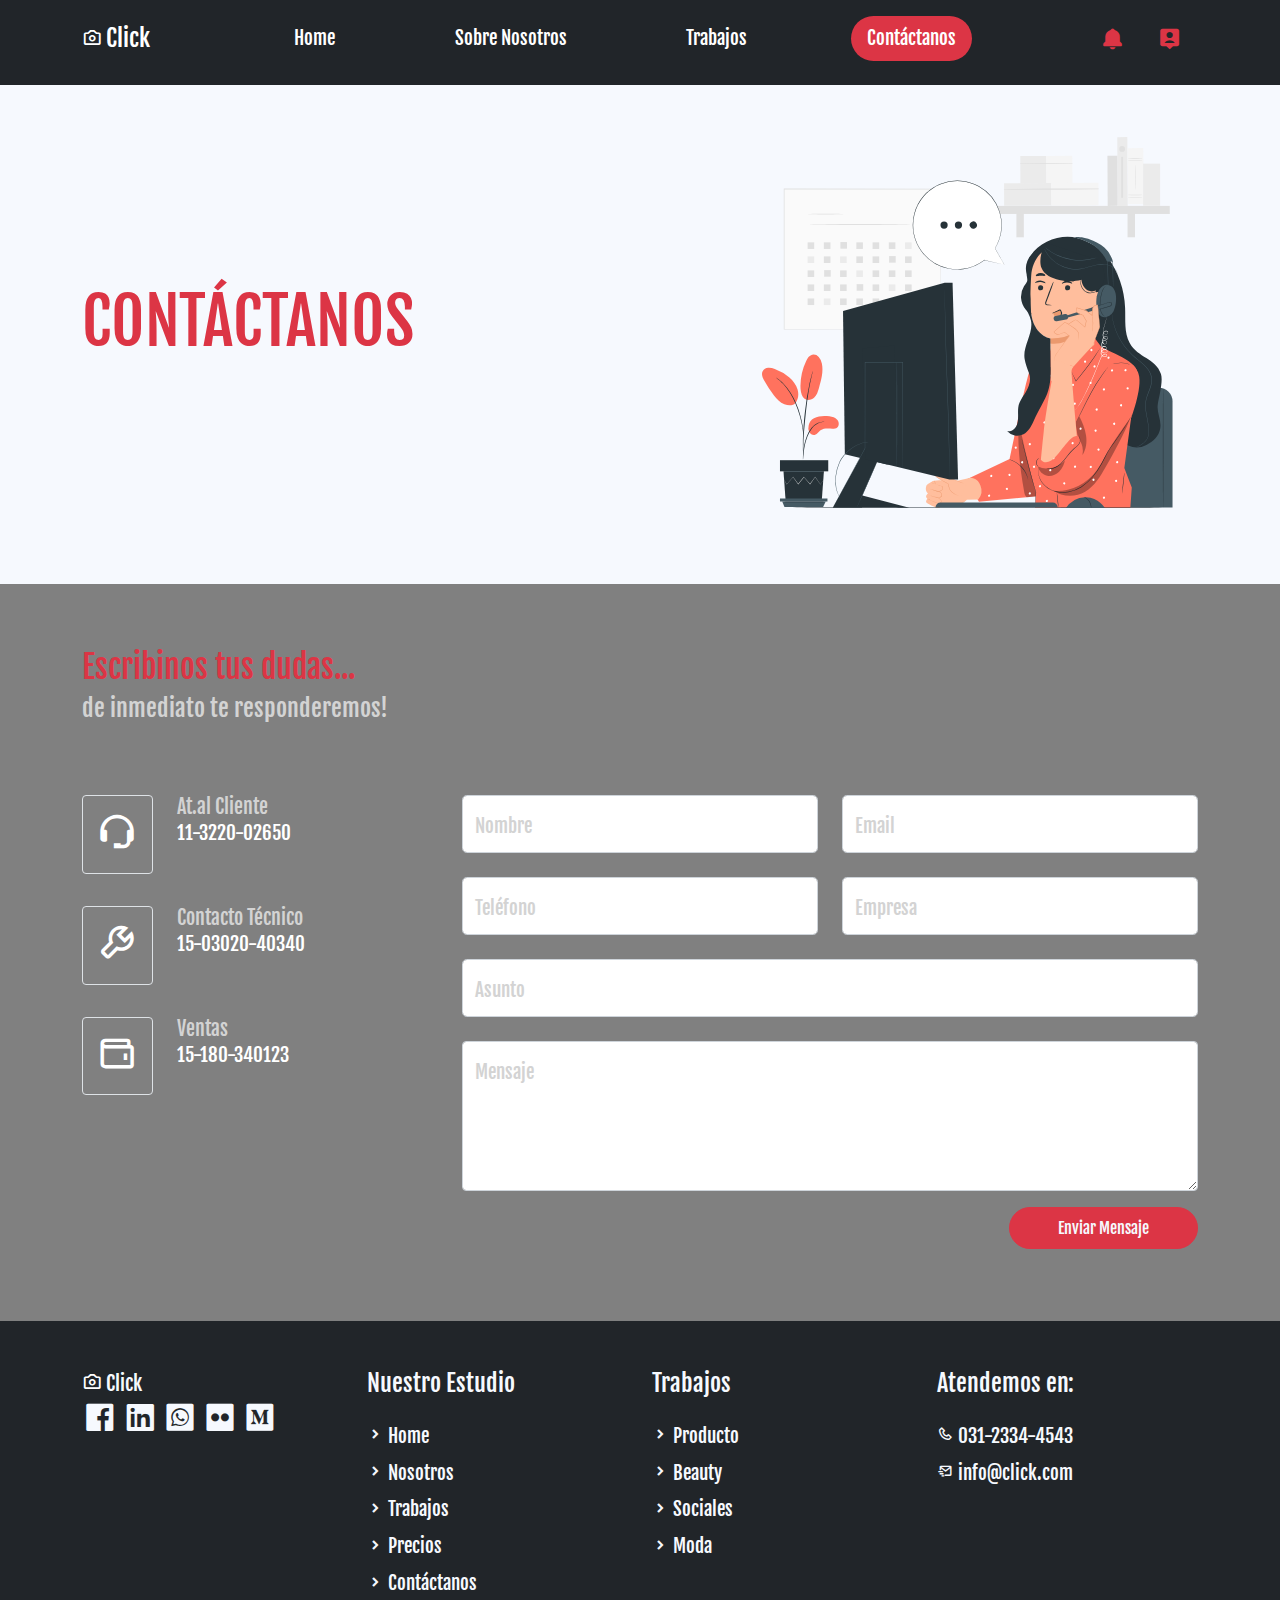
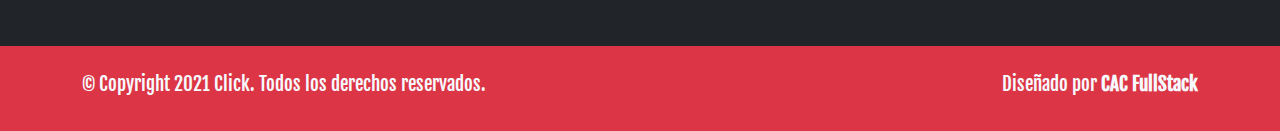
<file: contact.html>
<!DOCTYPE html>
<html lang="es">

<head>
  <title>Fotografía</title>
    <meta charset="utf-8">
    <meta name="viewport" content="width=device-width, initial-scale=1">
    <link rel="apple-touch-icon" href="assets/img/apple-icon.png">
    <link rel="shortcut icon" type="image/x-icon" href="assets/img/favicon.ico">
    <!-- Load Require CSS -->
    <link href="assets/css/bootstrap.min.css" rel="stylesheet">
    <!-- Font CSS -->
    <link href="assets/css/boxicon.min.css" rel="stylesheet">
    <link href="https://fonts.googleapis.com/css2?family=Fjalla+One&display=swap" rel="stylesheet">
		<!-- carga CSS -->
    <link rel="stylesheet" href="assets/css/estilos.css">

</head>

<body>
    <!-- Header 
    nav = cuyo propósito es proporcionar enlaces de navegación, ya sea dentro del documento actual 
    o a otros documentos
    -->

    <nav id="main_nav" class="navbar navbar-expand-lg navbar-light bg-dark ">
    
    <!--navbar-expand-lg = envoltorio para que el navbar se estire en lg
    navbar-light = texto negro de la letra
    bg-white = fondo de color blanco
    -->

        <div class="container d-flex justify-content-between align-items-center">
        
            <a class="navbar-brand h1" href="index.html">
            <!--navbar-brand = clase se utiliza para resaltar la marca o logotipo de su página-->   
            <i class='bx bx-camera text-white'></i>
                <!--    bx bx-buildings = icono del logo de la web: 
                http://www.unisvg.com/icon-sets/bx/bx-buildings.html 
                https://boxicons.com/
                -->

           <span class="text-white h4">Click</span></a>
            
            <!--    boton de hamburguesa --> 
              <button class="navbar-toggler border-0" 
                type="button" data-bs-toggle="collapse" 
                data-bs-target="#navbar-toggler-success" 
                aria-controls="navbarSupportedContent" 
                aria-expanded="false" 
                aria-label="Toggle navigation">
                <span class="navbar-toggler-icon">
                </span>
            </button>
        <!------------------------------------------- Opciones del Menu     -->
        <div class="align-self-center collapse navbar-collapse flex-fill  d-lg-flex justify-content-lg-between" 
        id="navbar-toggler-success">
        
        <!-------collapse navbar-collapse= para agrupar y ocultar el contenido de la barra de navegación 
        por un punto de interrupción principal.
        flex-fill = obliga a que todos los elementos tengan el mismo tamaño de ancho
        d-lg-flex = utilidades para crear un contenedor flexbox y transforme los elementos secundarios 
        directos en elementos flexibles
        -->
                      <div class="flex-fill mx-xl-5 mb-2">
                <!--      mx=para clases que establecen tanto *-lefty*-right-->
                       <ul class="nav navbar-nav gs d-flex justify-content-between mx-xl-5 text-center bs-cyan">
                    <!--   .navbar-nav para una navegación ligera y de altura completa 
                       (incluida la compatibilidad con menús desplegables).-->
                        <li>
                            <a class="gs btn-outline-danger rounded-pill px-3 text-white" href="index.html">Home</a>
                        <!-- px = padding y mx es el margin 
                        rounded-pill =genera ese boton con bordes redondeados rounded-circle--> 
                        </li>
                        <li>
                            <a class="gs btn-outline-danger rounded-pill px-3" href="about.html">Sobre Nosotros</a>
                        </li>
                        <li>
                            <a class="gs btn-outline-danger rounded-pill px-3" href="work.html">Trabajos</a>
                        </li>
                        <li>
                            <a class="gs blanco bg-danger rounded-pill px-3" href="contact.html">Contáctanos</a>
                        </li>
                    </ul>
                </div>

<!---------------------------------------------------------Fin de las opciones del menu
------------------------------------------------------------ Inicio de los iconos del menu-->
                <div class="navbar align-self-center d-flex">
                    <a class="nav-link" href="#"><i class='bx bxs-bell bx-sm bx-tada-hover text-danger'></i></a>
                    <a class="nav-link" href="#"><i class='bx bxs-user-pin bx-sm text-danger'></i></a>
                    <!--    https://iconify.design/icon-sets/bx/-->
                </div>
            </div>
        </div>
    </nav>
<!----------------------------------------------------------- Fin de los iconos del menu

    <!-- Close Header -->



    <!-- Start Banner Hero -->
    <section class="bg-light">
        <div class="container py-4">
            <div class="row align-items-center justify-content-between">
                <div class="contact-header col-lg-4">
                    <h1 class="display-3 pb-3 text-danger">CONTÁCTANOS</h1>
                    
                </div>
                <div class="contact-img col-lg-5 align-items-end col-md-4">
                    <img src="./assets/img/banner-img-01.svg">
                </div>
            </div>
        </div>
    </section>
    <!-- End Banner Hero -->


    <!-- Start Contact -->
    <section class="container py-5">

        <h1 class="col-12 col-xl-8 h2 text-left text-danger pt-3">Escribinos tus dudas... </h1>
        <h2 class="col-12 col-xl-8 h4 text-left regular-400">de inmediato te responderemos! </h2>
        <p class="col-12 col-xl-8 text-left text-white pb-5 light-300">
            
        </p>

        <div class="row pb-4">
            <div class="col-lg-4">

                <div class="contact row mb-4">
                    <div class="contact-icon col-lg-3 col-3">
                        <div class="py-3 mb-2 text-center border rounded text-white">
                            <i class='display-6 bx bx-support'></i>
                        </div>
                    </div>
                    <ul class="contact-info list-unstyled col-lg-9 col-9  light-300">
                        <li class="h5 mb-0">At.al Cliente</li>                        
                        <li class="text-white">11-3220-02650</li>
                    </ul>
                </div>

                <div class="contact row mb-4">
                    <div class="contact-icon col-lg-3 col-3">
                        <div class="border py-3 mb-2 text-center border rounded text-white">
                            <i class='bx bx-wrench display-6' ></i>
                        </div>
                    </div>
                    <ul class="contact-info list-unstyled col-lg-9 col-9 light-300">
                        <li class="h5 mb-0">Contacto Técnico</li>
                        <li class="text-white">15-03020-40340</li>
                    </ul>
                </div>

                <div class="contact row mb-4">
                    <div class="contact-icon col-lg-3 col-3">
                        <div class="border py-3 mb-2 text-center border rounded text-white">
                            <i class='bx bx-wallet display-6'></i>
                        </div>
                    </div>
                    <ul class="contact-info list-unstyled col-lg-9 col-9 light-300">
                        <li class="h5 mb-0">Ventas</li>
                        <li class="text-white">15-180-340123</li>
                    </ul>
                </div>

            </div>


            <!-- Start Contact Form -->
            <div class="col-lg-8 ">
                <form class="contact-form row" method="post" action="#" role="form">

                    <div class="col-lg-6 mb-4">
                        <div class="form-floating">
                            <input type="text" class="form-control form-control-lg light-300" id="floatingname" name="inputname" placeholder="Name">
                            <label for="floatingname light-300">Nombre</label>
                        </div>
                    </div><!-- End Input Name -->

                    <div class="col-lg-6 mb-4">
                        <div class="form-floating">
                            <input type="text" class="form-control form-control-lg light-300" id="floatingemail" name="inputemail" placeholder="Email">
                            <label for="floatingemail light-300">Email</label>
                        </div>
                    </div><!-- End Input Email -->

                    <div class="col-lg-6 mb-4">
                        <div class="form-floating">
                            <input type="text" class="form-control form-control-lg light-300" id="floatingphone" name="inputphone" placeholder="Phone">
                            <label for="floatingphone light-300">Teléfono</label>
                        </div>
                    </div><!-- End Input Phone -->

                    <div class="col-lg-6 mb-4">
                        <div class="form-floating">
                            <input type="text" class="form-control form-control-lg light-300" id="floatingcompany" name="inputcompany" placeholder="Company Name">
                            <label for="floatingcompany light-300">Empresa</label>
                        </div>
                    </div><!-- End Input Company Name -->

                    <div class="col-12">
                        <div class="form-floating mb-4">
                            <input type="text" class="form-control form-control-lg light-300" id="floatingsubject" name="inputsubject" placeholder="Subject">
                            <label for="floatingsubject light-300">Asunto</label>
                        </div>
                    </div><!-- End Input Subject -->

                    <div class="col-12">
                        <div class="form-floating mb-3">
                            <textarea class="form-control light-300" rows="8" placeholder="Message" id="floatingtextarea"></textarea>
                            <label for="floatingtextarea light-300">Mensaje</label>
                        </div>
                    </div><!-- End Textarea Message -->

                    <div class="col-md-12 col-12 m-auto text-end">
                        <button type="submit" class="btn btn-danger rounded-pill px-md-5 px-4 py-2 radius-0 text-light light-300">Enviar Mensaje</button>
                    </div>

                </form>
            </div>
            <!-- End Contact Form -->


        </div>
    </section>
    <!-- End Contact -->


     <!-- Start Footer -->
    <footer class="bg-dark pt-4">
        <div class="container">
            <div class="row py-4">

                <div class="col-lg-3 col-12 align-left">
                    <a class="navbar-brand" href="index.html">
                        <i class='bx bx-camera text-white'></i>
                        <span class="text-light h5">Click</span>
                    </a>
                  
                    <ul class="list-inline footer-icons light-300">
                        <li class="list-inline-item m-0">
                            <a class="text-light" target="_blank" href="http://facebook.com/">
                                <i class='bx bxl-facebook-square bx-md'></i>
                            </a>
                        </li>
                        <li class="list-inline-item m-0">
                            <a class="text-light" target="_blank" href="https://www.linkedin.com/">
                                <i class='bx bxl-linkedin-square bx-md'></i>
                            </a>
                        </li>
                        <li class="list-inline-item m-0">
                            <a class="text-light" target="_blank" href="https://www.whatsapp.com/">
                                <i class='bx bxl-whatsapp-square bx-md'></i>
                            </a>
                        </li>
                        <li class="list-inline-item m-0">
                            <a class="text-light" target="_blank" href="https://www.flickr.com/">
                                <i class='bx bxl-flickr-square bx-md'></i>
                            </a>
                        </li>
                        <li class="list-inline-item m-0">
                            <a class="text-light" target="_blank" href="https://www.medium.com/">
                                <i class='bx bxl-medium-square bx-md' ></i>
                            </a>
                        </li>
                    </ul>
                </div>

                <div class="col-lg-3 col-md-4 my-sm-0 mt-4">
                    <h3 class="h4 pb-lg-3 text-light light-300">Nuestro Estudio</h2>
                        <ul class="list-unstyled text-light light-300">
                            <li class="pb-2">
                                <i class='bx-fw bx bxs-chevron-right bx-xs'></i><a class="text-decoration-none text-light" 
                                href="index.html">Home</a>
                            </li>
                            <li class="pb-2">
                                <i class='bx-fw bx bxs-chevron-right bx-xs'></i><a class="text-decoration-none text-light py-1" 
                                href="about.html">Nosotros</a>
                            </li>
                            <li class="pb-2">
                                <i class='bx-fw bx bxs-chevron-right bx-xs'></i><a class="text-decoration-none text-light py-1" 
                                href="work.html">Trabajos</a>
                            </li>
                            <li class="pb-2">
                                <i class='bx-fw bx bxs-chevron-right bx-xs'></i></i><a class="text-decoration-none text-light py-1" 
                                href="pricing.html">Precios</a>
                            </li>
                            <li class="pb-2">
                                <i class='bx-fw bx bxs-chevron-right bx-xs'></i><a class="text-decoration-none text-light py-1" 
                                href="contact.html">Contáctanos</a>
                            </li>
                        </ul>
                </div>

                <div class="col-lg-3 col-md-4 my-sm-0 mt-4">
                    <h2 class="h4 pb-lg-3 text-light light-300">Trabajos</h2>
                    <ul class="list-unstyled text-light light-300">
                        <li class="pb-2">
                            <i class='bx-fw bx bxs-chevron-right bx-xs'></i><a class="text-decoration-none text-light py-1" 
                            href="#">Producto</a>
                        </li>
                        <li class="pb-2">
                            <i class='bx-fw bx bxs-chevron-right bx-xs'></i><a class="text-decoration-none text-light py-1" 
                            href="#">Beauty</a>
                        </li>
                        <li class="pb-2">
                            <i class='bx-fw bx bxs-chevron-right bx-xs'></i><a class="text-decoration-none text-light py-1" 
                            href="#">Sociales</a>
                        </li>
                        <li class="pb-2">
                            <i class='bx-fw bx bxs-chevron-right bx-xs'></i><a class="text-decoration-none text-light py-1" 
                            href="#">Moda</a>
                        </li>
                      
                    </ul>
                </div>

                <div class="col-lg-3 col-md-4 my-sm-0 mt-4">
                    <h2 class="h4 pb-lg-3 text-light light-300">Atendemos en:</h2>
                    <ul class="list-unstyled text-light light-300">
                        <li class="pb-2">
                            <i class='bx-fw bx bx-phone bx-xs'></i><a class="text-decoration-none text-light py-1" 
                            href="tel:010-020-0340">031-2334-4543</a>
                        </li>
                        <li class="pb-2">
                            <i class='bx-fw bx bx-mail-send bx-xs'></i><a class="text-decoration-none text-light py-1"
                            href="mailto:info@company.com">info@click.com</a>
                        </li>
                    </ul>
                </div>

            </div>
        </div>

        <div class="w-100 bg-danger py-3">
            <div class="container">
                <div class="row pt-2">
                    <div class="col-lg-6 col-sm-12">
                        <p class="text-lg-start text-center text-light light-300">
                            © Copyright 2021 Click. Todos los derechos reservados.
                        </p>
                    </div>
                    <div class="col-lg-6 col-sm-12">
                        <p class="text-lg-end text-center text-light light-300">
                            Diseñado por <a rel="sponsored" class="text-decoration-none text-light" 
                            href="https://cursophp.com.ar/" target="_blank"><strong>CAC FullStack</strong></a>
                        </p>
                    </div>
                </div>
            </div>
        </div>

    </footer>
    <!-- End Footer -->



    <!-- Bootstrap -->
    <script src="assets/js/bootstrap.bundle.min.js"></script>


</body>

</html>
</file>
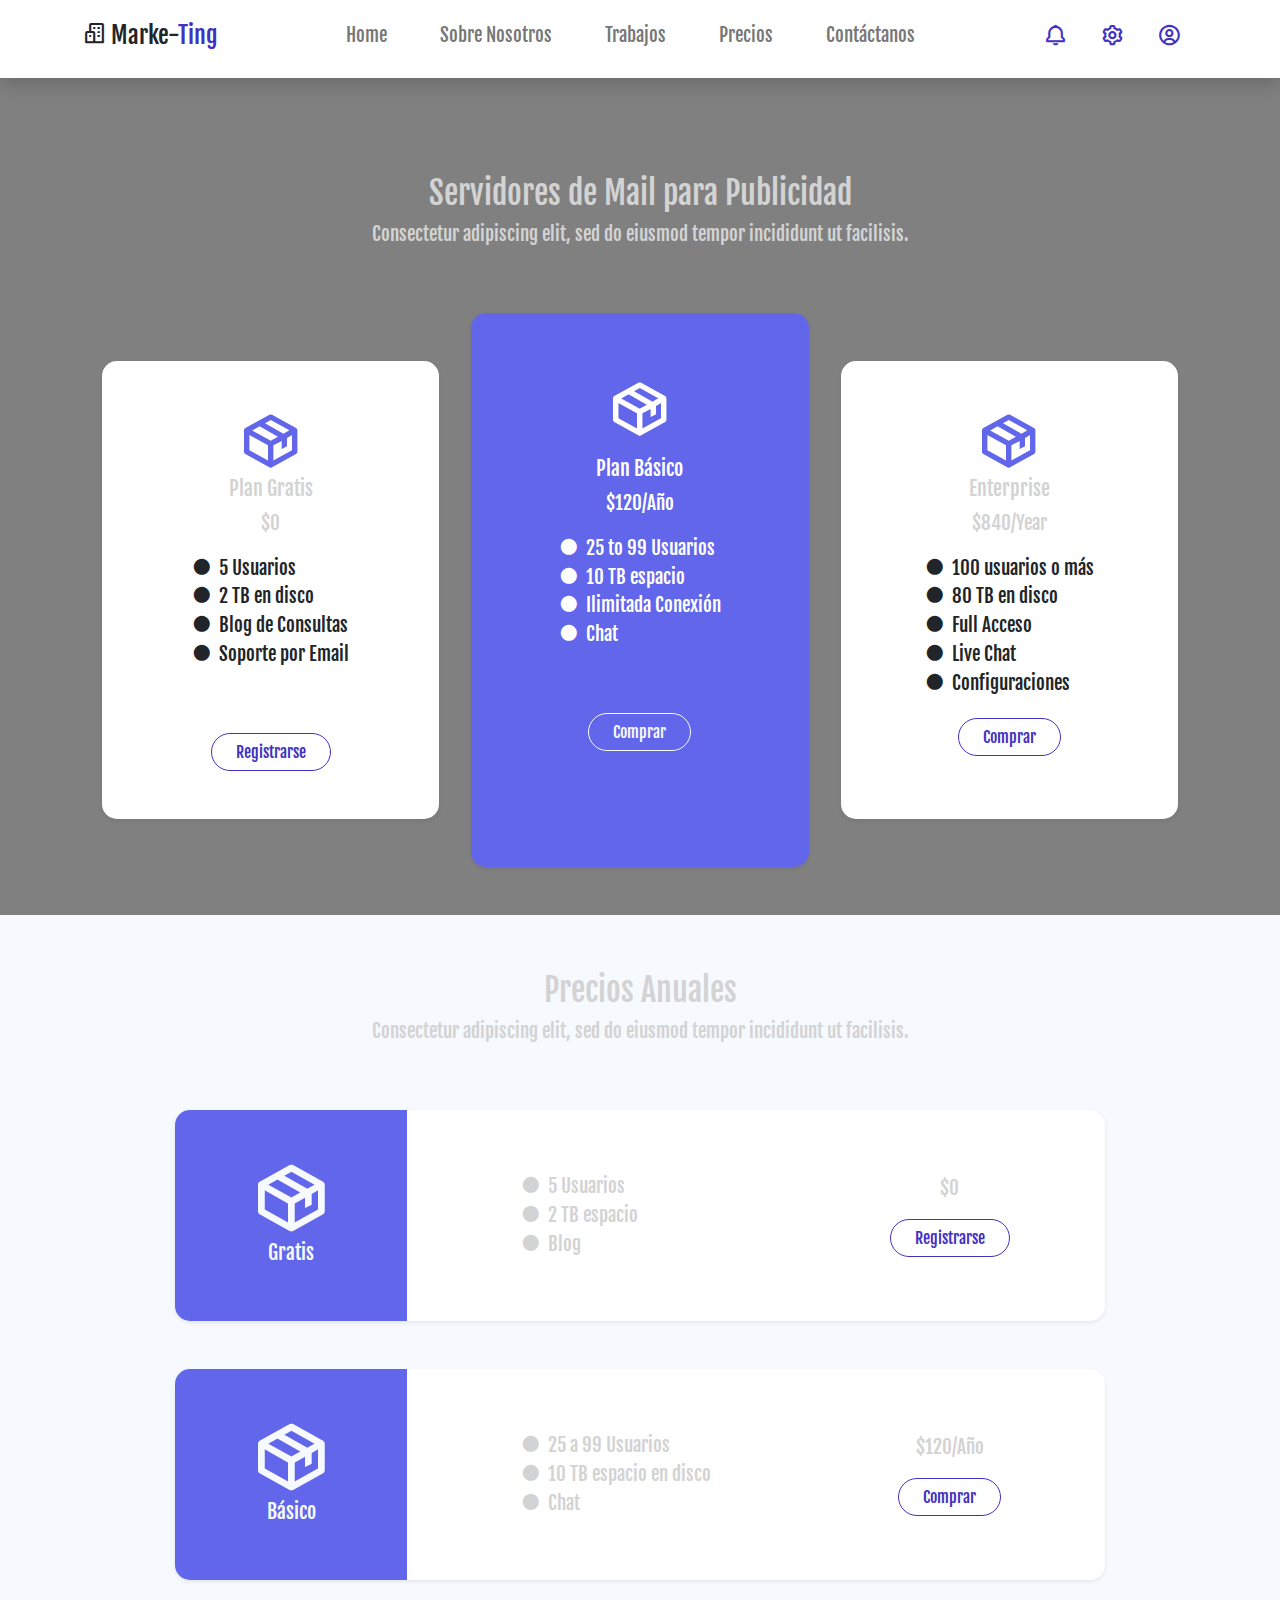
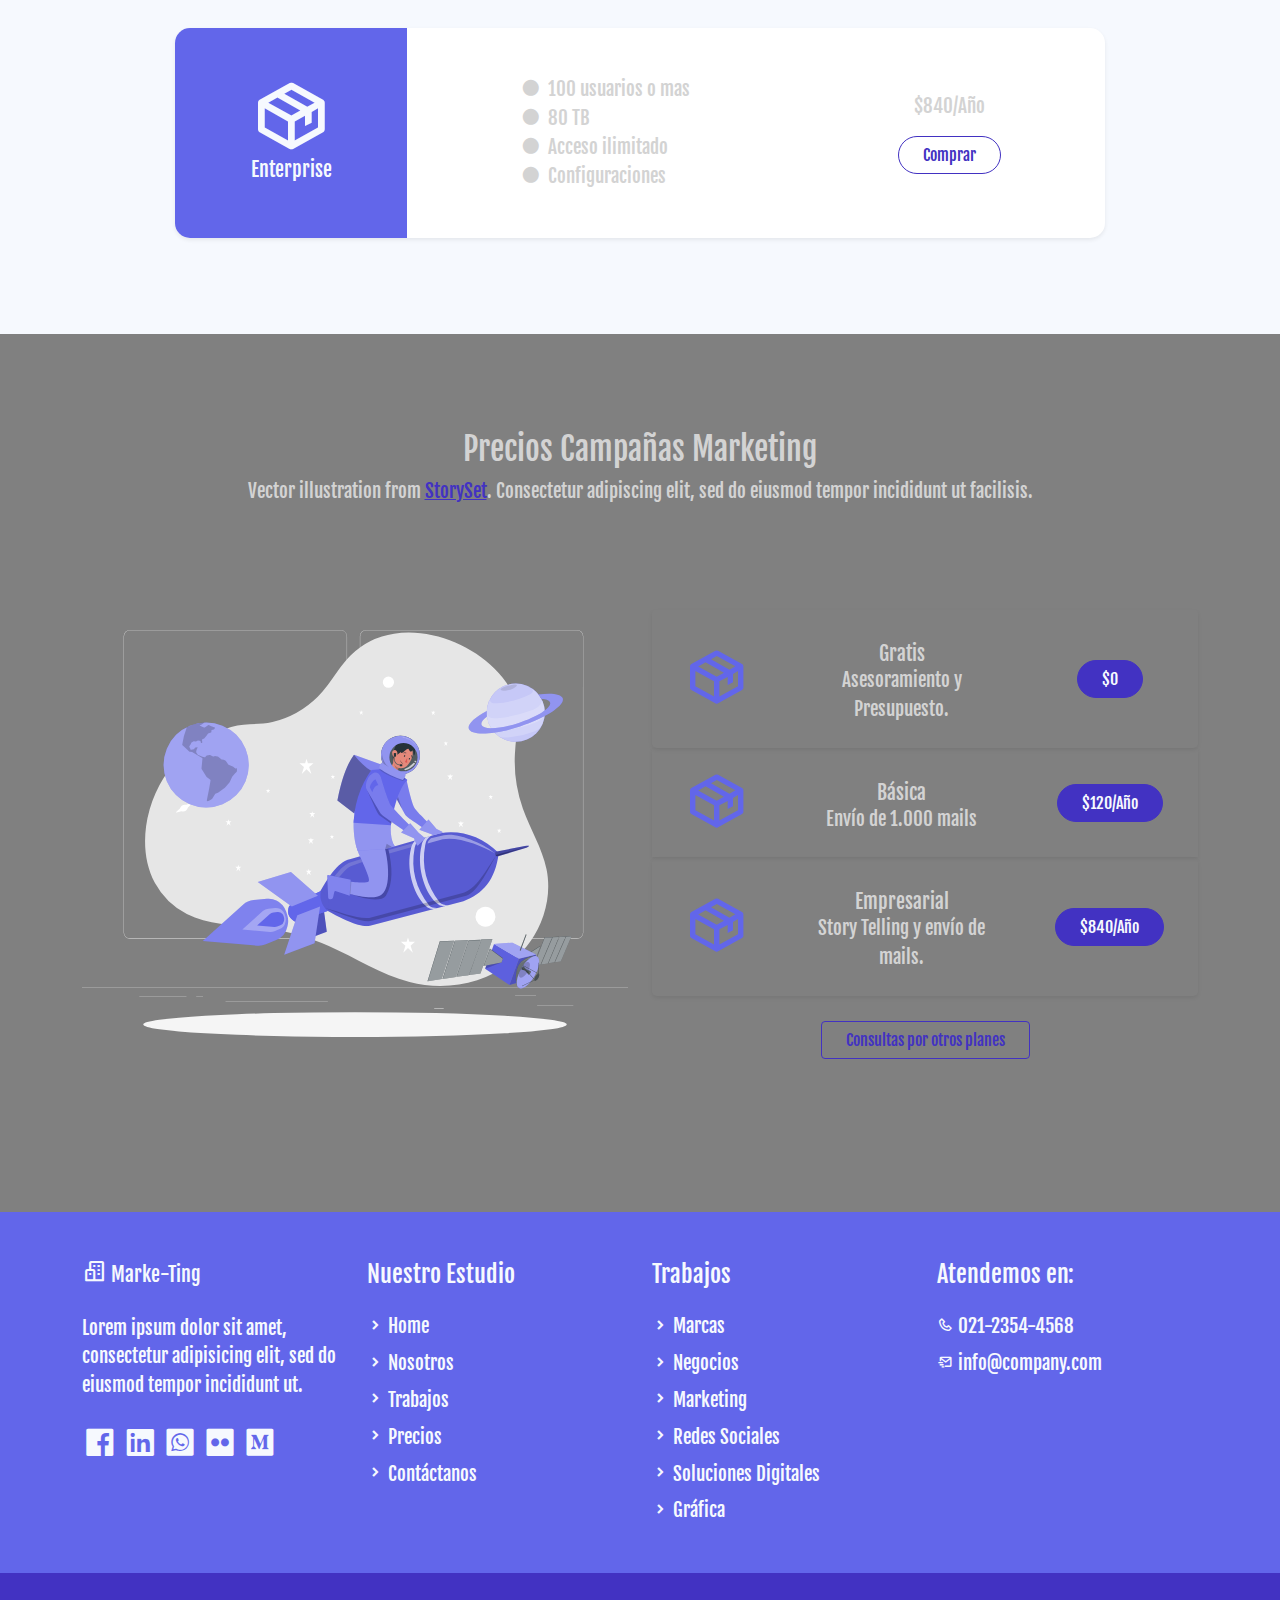
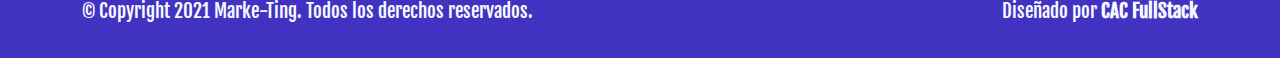
<file: pricing.html>
<!DOCTYPE html>
<html lang="es">

<head>
  <title>Agencia de Marketing</title>
    <meta charset="utf-8">
    <meta name="viewport" content="width=device-width, initial-scale=1">
    <link rel="apple-touch-icon" href="assets/img/apple-icon.png">
    <link rel="shortcut icon" type="image/x-icon" href="assets/img/favicon.ico">
    <!-- Load Require CSS -->
    <link href="assets/css/bootstrap.min.css" rel="stylesheet">
    <!-- Font CSS -->
    <link href="assets/css/boxicon.min.css" rel="stylesheet">
    <link href="https://fonts.googleapis.com/css2?family=Fjalla+One&display=swap" rel="stylesheet">
		<!-- carga CSS -->
    <link rel="stylesheet" href="assets/css/estilos.css">
</head>

<body>
    <!-- Header -->
    <nav id="main_nav" class="navbar navbar-expand-lg navbar-light bg-white shadow">
        <div class="container d-flex justify-content-between align-items-center">
            <a class="navbar-brand h1" href="index.html">
                <i class='bx bx-buildings bx-sm text-dark'></i>
	       <span class="text-dark h4">Marke-</span><span class="text-primary h4">Ting</span></a>

            <button class="navbar-toggler border-0" type="button" data-bs-toggle="collapse" data-bs-target="#navbar-toggler-success" aria-controls="navbarSupportedContent" aria-expanded="false" aria-label="Toggle navigation">
                <span class="navbar-toggler-icon"></span>
            </button>

            <div class="align-self-center collapse navbar-collapse flex-fill  d-lg-flex justify-content-lg-between" id="navbar-toggler-success">
                <div class="flex-fill mx-xl-5 mb-2">
                    <ul class="nav navbar-nav d-flex justify-content-between mx-xl-5 text-center text-dark">
                       <li class="nav-item">
                            <a class="nav-link btn-outline-primary rounded-pill px-3" href="index.html">Home</a>
						<!-- px = padding y mx es el margin 
						rounded-pill =genera ese boton con bordes redondeados rounded-circle-->	
                        </li>
                        <li class="nav-item">
                            <a class="nav-link btn-outline-primary rounded-pill px-3" href="about.html">Sobre Nosotros</a>
                        </li>
                        <li class="nav-item">
                            <a class="nav-link btn-outline-primary rounded-pill px-3" href="work.html">Trabajos</a>
                        </li>
                        <li class="nav-item">
                            <a class="nav-link btn-outline-primary rounded-pill px-3" href="pricing.html">Precios</a>
                        </li>
                        <li class="nav-item">
                            <a class="nav-link btn-outline-primary rounded-pill px-3" href="contact.html">Contáctanos</a>
                        </li>
                    </ul>
                </div>
                <div class="navbar align-self-center d-flex">
                    <a class="nav-link" href="#"><i class='bx bx-bell bx-sm bx-tada-hover text-primary'></i></a>
                    <a class="nav-link" href="#"><i class='bx bx-cog bx-sm text-primary'></i></a>
                    <a class="nav-link" href="#"><i class='bx bx-user-circle bx-sm text-primary'></i></a>
                </div>
            </div>
        </div>
    </nav>
    <!-- Close Header -->


    <!-- Start pricing -->
    <div class="container-lg py-5">
        <div class="col-md-12 m-auto text-center py-5">
            <h1 class="pricing-header h2 semi-bold-600">Servidores de Mail para Publicidad</h1>
            <p class="pricing-footer">
                Consectetur adipiscing elit, sed do eiusmod tempor incididunt ut facilisis.
            </p>
        </div>


        <div class="row px-lg-3">


            <div class="col-md-4 pb-5 pt-sm-0 mt-5 px-xl-3">
                <div class="pricing-table card h-100 shadow-sm border-0 py-5">
                    <div class="pricing-table-body card-body rounded-pill text-center align-self-center p-md-0">
                        <i class="pricing-table-icon display-3 bx bx-package text-secondary"></i>
                        <h2 class="pricing-table-heading h5 semi-bold-600">Plan Gratis</h2>
                        <p>$0</p>
                        <ul class="pricing-table-body text-start text-dark px-4 list-unstyled light-300">
                            <li><i class="bx bxs-circle me-2"></i>5 Usuarios</li>
                            <li><i class="bx bxs-circle me-2"></i>2 TB en disco</li>
                            <li><i class="bx bxs-circle me-2"></i>Blog de Consultas</li>
                            <li><i class="bx bxs-circle me-2"></i>Soporte por Email</li>
                        </ul>
                        <div class="pricing-table-footer pt-5">
                            <a href="#" class="btn rounded-pill px-4 btn-outline-primary light-300">Registrarse</a>
                        </div>
                    </div>
                </div>
            </div>


            <div class="col-md-4 pt-sm-0 pt-3 px-xl-3">
                <div class="pricing-table card bg-secondary h-100 card-rounded shadow-sm border-0 py-5">
                    <div class="pricing-table-body card-body text-center text-white align-self-center p-md-0">
                        <i class="pricing-table-icon display-3 bx bx-package text-white py-3"></i>
                        <h2 class="pricing-table-heading h5 semi-bold-600">Plan Básico</h2>
                        <p>$120/Año</p>
                        <ul class="pricing-table-list text-start text-dark px-4 list-unstyled light-300">
                            <li class="text-white"><i class="bx bxs-circle me-2"></i>25 to 99 Usuarios</li>
                            <li class="text-white"><i class="bx bxs-circle me-2"></i>10 TB espacio</li>
                            <li class="text-white"><i class="bx bxs-circle me-2"></i>Ilimitada Conexión</li>
                            <li class="text-white"><i class="bx bxs-circle me-2"></i>Chat</li>
                        </ul>
                        <div class="pricing-table-footer pt-5 pb-2">
                            <a href="#" class="btn rounded-pill px-4 btn-outline-light light-300">Comprar</a>
                        </div>
                    </div>
                </div>
            </div>


            <div class="col-md-4 pb-5 pt-sm-0 mt-5 px-xl-3">
                <div class="pricing-table card h-100 shadow-sm border-0 py-5">
                    <div class="pricing-table-body card-body text-center align-self-center p-md-0">
                        <i class="pricing-table-icon display-3 bx bx-package text-secondary"></i>
                        <h2 class="pricing-table-heading h5 semi-bold-600">Enterprise</h2>
                        <p>$840/Year</p>
                        <ul class="pricing-table-list text-start text-dark px-4 list-unstyled light-300">
                            <li><i class="bx bxs-circle me-2"></i>100 usuarios o más</li>
                            <li><i class="bx bxs-circle me-2"></i>80 TB en disco</li>
                            <li><i class="bx bxs-circle me-2"></i>Full Acceso</li>
                            <li><i class="bx bxs-circle me-2"></i>Live Chat</li>
                            <li><i class="bx bxs-circle me-2"></i>Configuraciones</li>
                        </ul>
                        <div class="pricing-table-footer pt-1">
                            <a href="#" class="btn rounded-pill px-4 btn-outline-primary light-300">Comprar</a>
                        </div>
                    </div>
                </div>
            </div>


        </div>
    </div>
    <!-- End Content -->





    <!-- Start Pricing Horizontal Section -->
    <section class="bg-light pt-sm-0 py-5">
        <div class="container py-5">

            <h1 class="h2 semi-bold-600 text-center mt-2">Precios Anuales</h1>
            <p class="text-center pb-5 light-300">Consectetur adipiscing elit, sed do eiusmod tempor incididunt ut facilisis.</p>

            <!-- Start Pricing Horizontal -->
            <div class="pricing-horizontal row col-10 m-auto d-flex shadow-sm rounded overflow-hidden bg-white">
                <div class="pricing-horizontal-icon col-md-3 text-center bg-secondary text-light py-4">
                    <i class="display-1 bx bx-package pt-4"></i>
                    <h5 class="h5 semi-bold-600 pb-4 light-300">Gratis</h5>
                </div>
                <div class="pricing-horizontal-body offset-lg-1 col-md-5 col-lg-4 d-flex align-items-center pl-5 pt-lg-0 pt-4">
                    <ul class="text-left px-4 list-unstyled mb-0 light-300">
                        <li><i class="bx bxs-circle me-2"></i>5 Usuarios</li>
                        <li><i class="bx bxs-circle me-2"></i>2 TB espacio</li>
                        <li><i class="bx bxs-circle me-2"></i>Blog</li>
                    </ul>
                </div>
                <div class="pricing-horizontal-tag col-md-4 text-center pt-3 d-flex align-items-center">
                    <div class="w-100 light-300">
                        <p>$0</p>
                        <a href="#" class="btn rounded-pill px-4 btn-outline-primary mb-3">Registrarse</a>
                    </div>
                </div>
            </div>
            <!-- End Pricing Horizontal -->

            <!-- Start Pricing Horizontal -->
            <div class="pricing-horizontal row col-10 m-auto d-flex shadow-sm rounded overflow-hidden my-5 bg-white">
                <div class="pricing-horizontal-icon col-md-3 text-center bg-secondary text-light py-4">
                    <i class="display-1 bx bx-package pt-4"></i>
                    <h5 class="h5 semi-bold-600 pb-4 light-300">Básico</h5>
                </div>
                <div class="pricing-horizontal-body offset-lg-1 col-md-5 col-lg-4 d-flex align-items-center pl-5 pt-lg-0 pt-4">
                    <ul class="text-left px-4 list-unstyled mb-0 light-300">
                        <li><i class="bx bxs-circle me-2"></i>25 a 99 Usuarios</li>
                        <li><i class="bx bxs-circle me-2"></i>10 TB espacio en disco</li>
                        <li><i class="bx bxs-circle me-2"></i>Chat</li>
                    </ul>
                </div>
                <div class="pricing-horizontal-tag col-md-4 text-center pt-3 d-flex align-items-center">
                    <div class="w-100 light-300">
                        <p>$120/Año</p>
                        <a href="#" class="btn rounded-pill px-4 btn-outline-primary mb-3">Comprar</a>
                    </div>
                </div>
            </div>
            <!-- End Pricing Horizontal -->

            <!-- Start Pricing Horizontal -->
            <div class="pricing-horizontal row col-10 m-auto d-flex shadow-sm rounded overflow-hidden bg-white">
                <div class="pricing-horizontal-icon col-md-3 text-center bg-secondary text-light py-4">
                    <i class="display-1 bx bx-package pt-4"></i>
                    <h5 class="h5 semi-bold-600 pb-4 light-300">Enterprise</h5>
                </div>
                <div class="pricing-horizontal-body offset-lg-1 col-md-5 col-lg-4 d-flex align-items-center pl-5 pt-lg-0 pt-4">
                    <ul class="text-left px-4 list-unstyled mb-0 light-300">
                        <li><i class="bx bxs-circle me-2"></i>100 usuarios o mas</li>
                        <li><i class="bx bxs-circle me-2"></i>80 TB</li>
                        <li><i class="bx bxs-circle me-2"></i>Acceso ilimitado</li>
                        <li><i class="bx bxs-circle me-2"></i>Configuraciones</li>
                    </ul>
                </div>
                <div class="pricing-horizontal-tag col-md-4 text-center pt-3 d-flex align-items-center">
                    <div class="w-100 light-300">
                        <p>$840/Año</p>
                        <a href="#" class="btn rounded-pill px-4 btn-outline-primary mb-3">Comprar</a>
                    </div>
                </div>
            </div>
            <!-- End Pricing Horizontal -->

        </div>
    </section>
    <!--End Pricing Horizontal Section-->

    <section class="container py-5">

        <h1 class="h2 semi-bold-600 text-center pt-5">Precios Campañas Marketing</h1>
        <p class="text-center pb-5 light-300">
            Vector illustration from <a rel="nofollow" href="https://storyset.com/" target="_blank">StorySet</a>.
            Consectetur adipiscing elit, sed do eiusmod tempor incididunt ut facilisis.
        </p>

        <div class="row d-flex align-items-center pb-5">

            <div class="col-lg-6 offset-lg-0 col-md-8 offset-md-2">
                <img class="rounded float-right" src="./assets/img/pricing.svg">
            </div>

            <div class="col-lg-6">

                <!-- Start Pricing List -->
                <div class="pricing-list shadow-sm rounded-top rounded-3 py-sm-0 py-5">
                    <div class="row p-2">
                        <div class="pricing-list-icon col-3 text-center m-auto text-secondary ml-5 py-2">
                            <i class="display-3 bx bx-package"></i>
                        </div>
                        <div class="pricing-list-body col-md-5 align-items-center pl-3 pt-2">
                            <ul class="list-unstyled text-center light-300">
                                <li class="h5 semi-bold-600 mb-0 mt-3">Gratis</li>
                                <li>Asesoramiento y Presupuesto.</li>
                            </ul>
                        </div>
                        <div class="pricing-list-footer col-4 text-center m-auto align-items-center">
                            <a href="#" class="btn rounded-pill px-4 btn-primary light-300">$0</a>
                        </div>
                    </div>
                </div>
                <!-- End Pricing List -->

                <!-- Start Pricing List -->
                <div class="pricing-list shadow-sm py-sm-0 py-5">
                    <div class="row p-2">
                        <div class="pricing-list-icon col-3 text-center m-auto text-secondary ml-5 py-2">
                            <i class="display-3 bx bx-package"></i>
                        </div>
                        <div class="pricing-list-body col-md-5 align-items-center pl-3 pt-2">
                            <ul class="list-unstyled text-center light-300">
                                <li class="h5 semi-bold-600 mb-0 mt-3">Básica</li>
                                <li>Envío de 1.000 mails</li>
                            </ul>
                        </div>
                        <div class="pricing-list-footer col-sm-4 col-5 text-center m-auto align-items-center">
                            <a href="#" class="btn rounded-pill px-4 btn-primary light-300">$120/Año</a>
                        </div>
                    </div>
                </div>
                <!-- End Pricing List -->

                <!-- Start Pricing List -->
                <div class="pricing-list shadow-sm rounded-botton rounded-3 py-sm-0 py-5">
                    <div class="row p-2">
                        <div class="pricing-list-icon col-sm-3 text-center m-auto text-secondary ml-5 py-2">
                            <i class="display-3 bx bx-package"></i>
                        </div>
                        <div class="pricing-list-body col-md-5 align-items-center pl-3 pt-2">
                            <ul class="list-unstyled text-center light-300">
                                <li class="h5 semi-bold-600 mb-0 mt-3">Empresarial</li>
                                <li>Story Telling y envío de mails.</li>
                            </ul>
                        </div>
                        <div class="pricing-list-footer col-sm-4 col-5 text-center m-auto align-items-center">
                            <a href="#" class="btn rounded-pill px-4 btn-primary light-300">$840/Año</a>
                        </div>
                    </div>
                </div>
                <!-- End Pricing List -->
                <p class="text-center"><a class="btn px-4 mt-4 mx-auto btn-outline-primary" href="#">Consultas por otros planes</a></p>


            </div>
        </div>
    </section>


    <!-- Start Footer -->
    <footer class="bg-secondary pt-4">
        <div class="container">
            <div class="row py-4">

                <div class="col-lg-3 col-12 align-left">
                    <a class="navbar-brand" href="index.html">
                        <i class='bx bx-buildings bx-sm text-light'></i>
                        <span class="text-light h5">Marke-</span><span class="text-light h5 semi-bold-600">Ting</span>
                    </a>
                    <p class="text-light my-lg-4 my-2">
                        Lorem ipsum dolor sit amet, consectetur adipisicing elit,
                        sed do eiusmod tempor incididunt ut.
                    </p>
                    <ul class="list-inline footer-icons light-300">
                        <li class="list-inline-item m-0">
                            <a class="text-light" target="_blank" href="http://facebook.com/">
                                <i class='bx bxl-facebook-square bx-md'></i>
                            </a>
                        </li>
                        <li class="list-inline-item m-0">
                            <a class="text-light" target="_blank" href="https://www.linkedin.com/">
                                <i class='bx bxl-linkedin-square bx-md'></i>
                            </a>
                        </li>
                        <li class="list-inline-item m-0">
                            <a class="text-light" target="_blank" href="https://www.whatsapp.com/">
                                <i class='bx bxl-whatsapp-square bx-md'></i>
                            </a>
                        </li>
                        <li class="list-inline-item m-0">
                            <a class="text-light" target="_blank" href="https://www.flickr.com/">
                                <i class='bx bxl-flickr-square bx-md'></i>
                            </a>
                        </li>
                        <li class="list-inline-item m-0">
                            <a class="text-light" target="_blank" href="https://www.medium.com/">
                                <i class='bx bxl-medium-square bx-md' ></i>
                            </a>
                        </li>
                    </ul>
                </div>

                <div class="col-lg-3 col-md-4 my-sm-0 mt-4">
                    <h3 class="h4 pb-lg-3 text-light light-300">Nuestro Estudio</h2>
                        <ul class="list-unstyled text-light light-300">
                            <li class="pb-2">
                                <i class='bx-fw bx bxs-chevron-right bx-xs'></i><a class="text-decoration-none text-light" 
								href="index.html">Home</a>
                            </li>
                            <li class="pb-2">
                                <i class='bx-fw bx bxs-chevron-right bx-xs'></i><a class="text-decoration-none text-light py-1" 
								href="about.html">Nosotros</a>
                            </li>
                            <li class="pb-2">
                                <i class='bx-fw bx bxs-chevron-right bx-xs'></i><a class="text-decoration-none text-light py-1" 
								href="work.html">Trabajos</a>
                            </li>
                            <li class="pb-2">
                                <i class='bx-fw bx bxs-chevron-right bx-xs'></i></i><a class="text-decoration-none text-light py-1" 
								href="pricing.html">Precios</a>
                            </li>
                            <li class="pb-2">
                                <i class='bx-fw bx bxs-chevron-right bx-xs'></i><a class="text-decoration-none text-light py-1" 
								href="contact.html">Contáctanos</a>
                            </li>
                        </ul>
                </div>

                <div class="col-lg-3 col-md-4 my-sm-0 mt-4">
                    <h2 class="h4 pb-lg-3 text-light light-300">Trabajos</h2>
                    <ul class="list-unstyled text-light light-300">
                        <li class="pb-2">
                            <i class='bx-fw bx bxs-chevron-right bx-xs'></i><a class="text-decoration-none text-light py-1" 
							href="#">Marcas</a>
                        </li>
                        <li class="pb-2">
                            <i class='bx-fw bx bxs-chevron-right bx-xs'></i><a class="text-decoration-none text-light py-1" 
							href="#">Negocios</a>
                        </li>
                        <li class="pb-2">
                            <i class='bx-fw bx bxs-chevron-right bx-xs'></i><a class="text-decoration-none text-light py-1" 
							href="#">Marketing</a>
                        </li>
                        <li class="pb-2">
                            <i class='bx-fw bx bxs-chevron-right bx-xs'></i><a class="text-decoration-none text-light py-1" 
							href="#">Redes Sociales</a>
                        </li>
                        <li class="pb-2">
                            <i class='bx-fw bx bxs-chevron-right bx-xs'></i><a class="text-decoration-none text-light py-1" 
							href="#">Soluciones Digitales</a>
                        </li>
                        <li class="pb-2">
                            <i class='bx-fw bx bxs-chevron-right bx-xs'></i><a class="text-decoration-none text-light py-1" 
							href="#">Gráfica</a>
                        </li>
                    </ul>
                </div>

                <div class="col-lg-3 col-md-4 my-sm-0 mt-4">
                    <h2 class="h4 pb-lg-3 text-light light-300">Atendemos en:</h2>
                    <ul class="list-unstyled text-light light-300">
                        <li class="pb-2">
                            <i class='bx-fw bx bx-phone bx-xs'></i><a class="text-decoration-none text-light py-1" 
							href="tel:010-020-0340">021-2354-4568</a>
                        </li>
                        <li class="pb-2">
                            <i class='bx-fw bx bx-mail-send bx-xs'></i><a class="text-decoration-none text-light py-1"
							href="mailto:info@company.com">info@company.com</a>
                        </li>
                    </ul>
                </div>

            </div>
        </div>

        <div class="w-100 bg-primary py-3">
            <div class="container">
                <div class="row pt-2">
                    <div class="col-lg-6 col-sm-12">
                        <p class="text-lg-start text-center text-light light-300">
                            © Copyright 2021 Marke-Ting. Todos los derechos reservados.
                        </p>
                    </div>
                    <div class="col-lg-6 col-sm-12">
                        <p class="text-lg-end text-center text-light light-300">
                            Diseñado por <a rel="sponsored" class="text-decoration-none text-light" 
							href="https://cursophp.com.ar/" target="_blank"><strong>CAC FullStack</strong></a>
                        </p>
                    </div>
                </div>
            </div>
        </div>

    </footer>
    <!-- End Footer -->




    <!-- Bootstrap -->
    <script src="assets/js/bootstrap.bundle.min.js"></script>


</body>

</html>
</file>
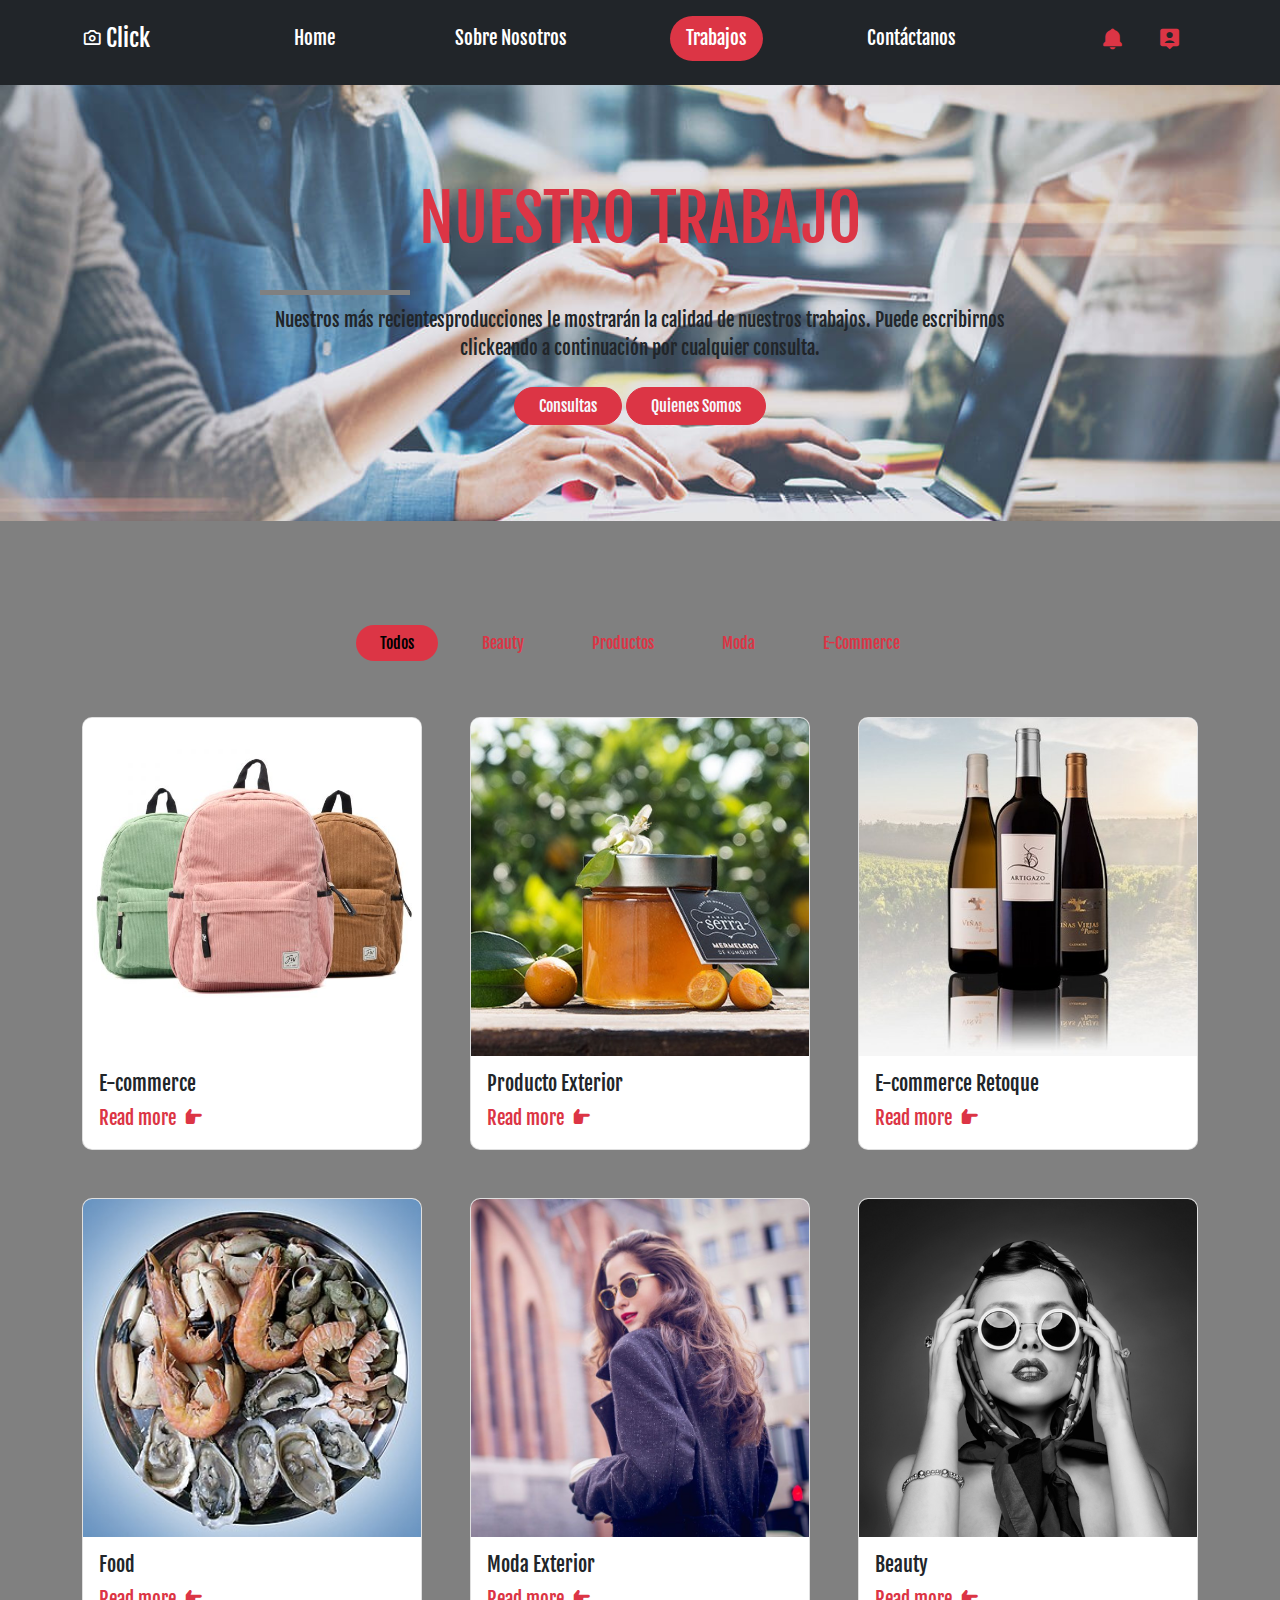
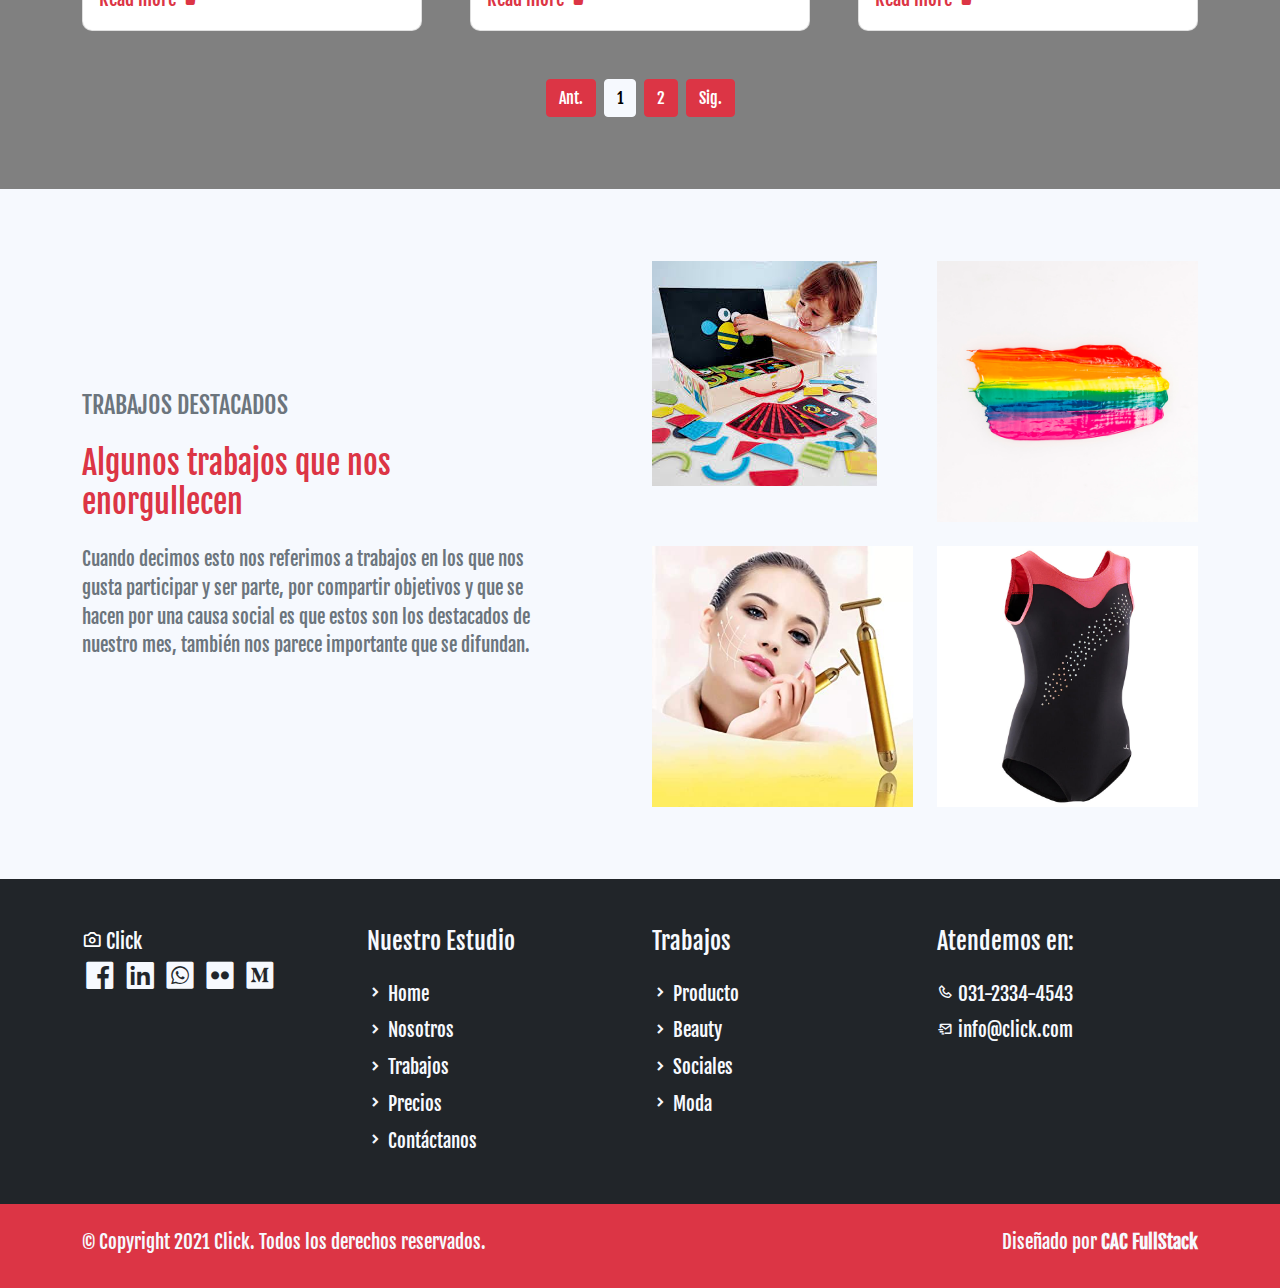
<file: work.html>
<!DOCTYPE html>
<html lang="en">

<head>
  <title>Foto</title>
    <meta charset="utf-8">
    <meta name="viewport" content="width=device-width, initial-scale=1">
    <link rel="apple-touch-icon" href="assets/img/apple-icon.png">
    <link rel="shortcut icon" type="image/x-icon" href="assets/img/favicon.ico">
    <!-- Load Require CSS -->
    <link href="assets/css/bootstrap.min.css" rel="stylesheet">
    <!-- Font CSS -->
    <link href="assets/css/boxicon.min.css" rel="stylesheet">
    <link href="https://fonts.googleapis.com/css2?family=Fjalla+One&display=swap" rel="stylesheet">
		<!-- carga CSS -->
    <link rel="stylesheet" href="assets/css/estilos.css">
</head>

<body>
    <!-- Header 
    nav = cuyo propósito es proporcionar enlaces de navegación, ya sea dentro del documento actual 
    o a otros documentos
    -->

    <nav id="main_nav" class="navbar navbar-expand-lg navbar-light bg-dark ">
    
    <!--navbar-expand-lg = envoltorio para que el navbar se estire en lg
    navbar-light = texto negro de la letra
    bg-white = fondo de color blanco
    -->

        <div class="container d-flex justify-content-between align-items-center">
        
            <a class="navbar-brand h1" href="index.html">
            <!--navbar-brand = clase se utiliza para resaltar la marca o logotipo de su página-->   
            <i class='bx bx-camera text-white'></i>
                <!--    bx bx-buildings = icono del logo de la web: 
                http://www.unisvg.com/icon-sets/bx/bx-buildings.html 
                https://boxicons.com/
                -->

           <span class="text-white h4">Click</span></a>
            
            <!--    boton de hamburguesa --> 
              <button class="navbar-toggler border-0" 
                type="button" data-bs-toggle="collapse" 
                data-bs-target="#navbar-toggler-success" 
                aria-controls="navbarSupportedContent" 
                aria-expanded="false" 
                aria-label="Toggle navigation">
                <span class="navbar-toggler-icon">
                </span>
            </button>
        <!------------------------------------------- Opciones del Menu     -->
        <div class="align-self-center collapse navbar-collapse flex-fill  d-lg-flex justify-content-lg-between" 
        id="navbar-toggler-success">
        
        <!-------collapse navbar-collapse= para agrupar y ocultar el contenido de la barra de navegación 
        por un punto de interrupción principal.
        flex-fill = obliga a que todos los elementos tengan el mismo tamaño de ancho
        d-lg-flex = utilidades para crear un contenedor flexbox y transforme los elementos secundarios 
        directos en elementos flexibles
        -->
                      <div class="flex-fill mx-xl-5 mb-2">
                <!--      mx=para clases que establecen tanto *-lefty*-right-->
                       <ul class="nav navbar-nav gs d-flex justify-content-between mx-xl-5 text-center bs-cyan">
                    <!--   .navbar-nav para una navegación ligera y de altura completa 
                       (incluida la compatibilidad con menús desplegables).-->
                        <li>
                            <a class="gs btn-outline-danger rounded-pill px-3 text-white" href="index.html">Home</a>
                        <!-- px = padding y mx es el margin 
                        rounded-pill =genera ese boton con bordes redondeados rounded-circle--> 
                        </li>
                        <li>
                            <a class="gs btn-outline-danger rounded-pill px-3" href="about.html">Sobre Nosotros</a>
                        </li>
                        <li>
                            <a class="gs blanco bg-danger rounded-pill px-3" href="work.html">Trabajos</a>
                        </li>
                        <li>
                            <a class="gs btn-outline-danger rounded-pill px-3" href="contact.html">Contáctanos</a>
                        </li>
                    </ul>
                </div>

<!---------------------------------------------------------Fin de las opciones del menu
------------------------------------------------------------ Inicio de los iconos del menu-->
                <div class="navbar align-self-center d-flex">
                    <a class="nav-link" href="#"><i class='bx bxs-bell bx-sm bx-tada-hover text-danger'></i></a>
                    <a class="nav-link" href="#"><i class='bx bxs-user-pin bx-sm text-danger'></i></a>
                    <!--    https://iconify.design/icon-sets/bx/-->
                </div>
            </div>
        </div>
    </nav>
<!----------------------------------------------------------- Fin de los iconos del menu

    <!-- Close Header -->


    <!-- Start Banner Hero -->
    <div id="work_banner" class="banner-wrapper w-100 py-5">
        <div class="banner-vertical-center-work container text-danger d-flex justify-content-center align-items-center py-5 p-0">
            <div class="banner-content col-lg-8 col-12 m-lg-auto text-center">
                <h1 class="h1 text-danger display-3 mb-0 pb-5 mx-0 px-0  typo-space-line">NUESTRO TRABAJO</h1>
               
                <p class="text-dark pb-2 bg-grey">
                    
                    Nuestros más recientesproducciones le mostrarán la calidad de nuestros trabajos. Puede escribirnos clickeando a continuación por cualquier consulta.
                </p>
               <a href="contact.html"><button type="submit" class="btn rounded-pill btn-danger text-light px-4 light-300">Consultas</button></a>
             <a href="about.html"><button type="submit" class="btn rounded-pill btn-danger text-light px-4 light-300">Quienes Somos</button></a>
            </div>
        </div>
    </div>
    <!-- End Banner Hero -->

    <!-- Start Our Work -->
    <section class="container py-5">
        <div class="row justify-content-center my-5">
            <div class="filter-btns shadow-md rounded-pill text-center col-auto">
                <a class=" btn rounded-pill btn-outline-danger border-0 m-md-2 px-md-4 active" data-filter=".project" href="#">Todos</a>
                <a class="filter-btn btn rounded-pill btn-outline-danger border-0 m-md-2 px-md-4" data-filter=".business" href="#">Beauty</a>
                <a class="filter-btn btn rounded-pill btn-outline-danger border-0 m-md-2 px-md-4" data-filter=".marketing" href="#">Productos</a>
                <a class="filter-btn btn rounded-pill btn-outline-danger border-0 m-md-2 px-md-4" data-filter=".social" href="#">Moda</a>
                <a class="filter-btn btn rounded-pill btn-outline-danger border-0 m-md-2 px-md-4" data-filter=".graphic" href="#">E-Commerce</a>
            </div>
        </div>

        <div class="row projects gx-lg-5">
            <a href="#" class="col-sm-6 col-lg-4 text-decoration-none project marketing social business">
                <div class="service-work overflow-hidden card mb-5 mx-5 m-sm-0">
                    <img class="card-img-top" src="./assets/img/our-work-01.jpg" alt="...">
                    <div class="card-body">
                        <h5 class="card-title light-300 text-dark">E-commerce</h5>
                        
                        <span class="text-decoration-none text-danger light-300">
                              Read more <i class='bx bxs-hand-right ms-1'></i>
                          </span>
                    </div>
                </div>
            </a>
            <a href="#" class="col-sm-6 col-lg-4 text-decoration-none project graphic social">
                <div class="service-work overflow-hidden card mx-5 mx-sm-0 mb-5">
                    <img class="card-img-top" src="./assets/img/our-work-02.jpg" alt="...">
                    <div class="card-body">
                        <h5 class="card-title light-300 text-dark">Producto Exterior</h5>
                        
                        <span class="text-decoration-none text-danger light-300">
                              Read more <i class='bx bxs-hand-right ms-1'></i>
                          </span>
                    </div>
                </div>
            </a>
            <a href="#" class="col-sm-6 col-lg-4 text-decoration-none project marketing graphic business">
                <div class="service-work overflow-hidden card mx-5 mx-sm-0 mb-5">
                    <img class="card-img-top" src="./assets/img/our-work-03.jpg" alt="...">
                    <div class="card-body">
                        <h5 class="card-title light-300 text-dark">E-commerce Retoque</h5>
                        
                        <span class="text-decoration-none text-danger light-300">
                              Read more <i class='bx bxs-hand-right ms-1'></i>
                          </span>
                    </div>
                </div>
            </a>
            <a href="#" class="col-sm-6 col-lg-4 text-decoration-none project social business">
                <div class="service-work overflow-hidden card mx-5 mx-sm-0 mb-5">
                    <img class="card-img-top" src="./assets/img/our-work-04.jpg" alt="...">
                    <div class="card-body">
                        <h5 class="card-title light-300 text-dark">Food</h5>
                        
                        <span class="text-decoration-none text-danger light-300">
                              Read more <i class='bx bxs-hand-right ms-1'></i>
                          </span>
                    </div>
                </div>
            </a>
            <a href="" class="col-sm-6 col-lg-4 text-decoration-none project marketing">
                <div class="service-work overflow-hidden card mx-5 mx-sm-0 mb-5">
                    <img class="card-img-top" src="./assets/img/our-work-05.jpg" alt="...">
                    <div class="card-body">
                        <h5 class="card-title light-300 text-dark">Moda Exterior</h5>
                        
                        <span class="text-decoration-none text-danger light-300">
                              Read more <i class='bx bxs-hand-right ms-1'></i>
                          </span>
                    </div>
                </div>
            </a>
            <a href="" class="col-sm-6 col-lg-4 text-decoration-none project marketing graphic">
                <div class="service-work overflow-hidden card mx-5 mx-sm-0 mb-5">
                    <img class="card-img-top" src="./assets/img/our-work-06.jpg" alt="...">
                    <div class="card-body">
                        <h5 class="card-title light-300 text-dark">Beauty</h5>
                       
                        <span class="text-decoration-none text-danger light-300">
                              Read more <i class='bx bxs-hand-right ms-1'></i>
                          </span>
                    </div>
                </div>
            </a>
        </div>
        <div class="row">
            <div class="btn-toolbar justify-content-center pb-4" role="toolbar" aria-label="Toolbar with button groups">
                <div class="btn-group me-2" role="group" aria-label="First group">
                    <button type="button" class="btn btn-danger text-white">Ant.</button>
                </div>
                <div class="btn-group me-2" role="group" aria-label="Second group">
                    <button type="button" class="btn btn-light">1</button>
                </div>
                <div class="btn-group me-2" role="group" aria-label="Second group">
                    <button type="button" class="btn btn-danger text-white">2</button>
                </div>
                <div class="btn-group" role="group" aria-label="Third group">
                    <button type="button" class="btn btn-danger text-white">Sig.</button>
                </div>
            </div>
        </div>
    </section>
    <!-- End Our Work -->

    <!-- Start Feature Work -->
    <section class="bg-light py-5">
        <div class="feature-work container my-4">
            <div class="row d-flex d-flex align-items-center">
                <div class="col-lg-5">
                    <h3 class="feature-work-title h4 text-muted light-300">TRABAJOS DESTACADOS</h3>
                    <h1 class="feature-work-heading h2 py-3 text-danger">Algunos trabajos que nos enorgullecen</h1>
                    <p class="feature-work-body text-muted light-300">
                    Cuando decimos esto nos referimos a trabajos en los que nos gusta participar y ser parte, por compartir objetivos y que se hacen por una causa social es que estos son los destacados de nuestro mes, también nos parece importante que se difundan.
                    </p>
                    
                </div>
                <div class="col-lg-6 offset-lg-1 align-left">
                    <div class="row">
                        <a class="col" data-type="image" data-fslightbox="gallery" href="./assets/img/feature-work-1-large.jpg">
                            <img class="img-fluid" src="./assets/img/feature-work-1.jpg">
                        </a>
                        <a class="col" data-type="image" data-fslightbox="gallery" href="./assets/img/feature-work-2-large.jpg">
                            <img class="img-fluid" src="./assets/img/feature-work-2.jpg">
                        </a>
                    </div>
                    <div class="row pt-4">
                        <a class="col" data-type="image" data-fslightbox="gallery" href="./assets/img/feature-work-3-large.jpg">
                            <img class="img-fluid" src="./assets/img/feature-work-3.jpg">
                        </a>
                        <a class="col" data-type="image" data-fslightbox="gallery" href="./assets/img/feature-work-4-large.jpg">
                            <img class="img-fluid" src="./assets/img/feature-work-4.jpg">
                        </a>
                    </div>
                </div>
            </div>
        </div>
    </section>
    <!-- End Feature Work -->


   <!-- Start Footer -->
   <footer class="bg-dark pt-4">
        <div class="container">
            <div class="row py-4">

                <div class="col-lg-3 col-12 align-left">
                    <a class="navbar-brand" href="index.html">
                        <i class='bx bx-camera text-white'></i>
                        <span class="text-light h5">Click</span>
                    </a>
                  
                    <ul class="list-inline footer-icons light-300">
                        <li class="list-inline-item m-0">
                            <a class="text-light" target="_blank" href="http://facebook.com/">
                                <i class='bx bxl-facebook-square bx-md'></i>
                            </a>
                        </li>
                        <li class="list-inline-item m-0">
                            <a class="text-light" target="_blank" href="https://www.linkedin.com/">
                                <i class='bx bxl-linkedin-square bx-md'></i>
                            </a>
                        </li>
                        <li class="list-inline-item m-0">
                            <a class="text-light" target="_blank" href="https://www.whatsapp.com/">
                                <i class='bx bxl-whatsapp-square bx-md'></i>
                            </a>
                        </li>
                        <li class="list-inline-item m-0">
                            <a class="text-light" target="_blank" href="https://www.flickr.com/">
                                <i class='bx bxl-flickr-square bx-md'></i>
                            </a>
                        </li>
                        <li class="list-inline-item m-0">
                            <a class="text-light" target="_blank" href="https://www.medium.com/">
                                <i class='bx bxl-medium-square bx-md' ></i>
                            </a>
                        </li>
                    </ul>
                </div>

                <div class="col-lg-3 col-md-4 my-sm-0 mt-4">
                    <h3 class="h4 pb-lg-3 text-light light-300">Nuestro Estudio</h2>
                        <ul class="list-unstyled text-light light-300">
                            <li class="pb-2">
                                <i class='bx-fw bx bxs-chevron-right bx-xs'></i><a class="text-decoration-none text-light" 
                                href="index.html">Home</a>
                            </li>
                            <li class="pb-2">
                                <i class='bx-fw bx bxs-chevron-right bx-xs'></i><a class="text-decoration-none text-light py-1" 
                                href="about.html">Nosotros</a>
                            </li>
                            <li class="pb-2">
                                <i class='bx-fw bx bxs-chevron-right bx-xs'></i><a class="text-decoration-none text-light py-1" 
                                href="work.html">Trabajos</a>
                            </li>
                            <li class="pb-2">
                                <i class='bx-fw bx bxs-chevron-right bx-xs'></i></i><a class="text-decoration-none text-light py-1" 
                                href="pricing.html">Precios</a>
                            </li>
                            <li class="pb-2">
                                <i class='bx-fw bx bxs-chevron-right bx-xs'></i><a class="text-decoration-none text-light py-1" 
                                href="contact.html">Contáctanos</a>
                            </li>
                        </ul>
                </div>

                <div class="col-lg-3 col-md-4 my-sm-0 mt-4">
                    <h2 class="h4 pb-lg-3 text-light light-300">Trabajos</h2>
                    <ul class="list-unstyled text-light light-300">
                        <li class="pb-2">
                            <i class='bx-fw bx bxs-chevron-right bx-xs'></i><a class="text-decoration-none text-light py-1" 
                            href="#">Producto</a>
                        </li>
                        <li class="pb-2">
                            <i class='bx-fw bx bxs-chevron-right bx-xs'></i><a class="text-decoration-none text-light py-1" 
                            href="#">Beauty</a>
                        </li>
                        <li class="pb-2">
                            <i class='bx-fw bx bxs-chevron-right bx-xs'></i><a class="text-decoration-none text-light py-1" 
                            href="#">Sociales</a>
                        </li>
                        <li class="pb-2">
                            <i class='bx-fw bx bxs-chevron-right bx-xs'></i><a class="text-decoration-none text-light py-1" 
                            href="#">Moda</a>
                        </li>
                      
                    </ul>
                </div>

                <div class="col-lg-3 col-md-4 my-sm-0 mt-4">
                    <h2 class="h4 pb-lg-3 text-light light-300">Atendemos en:</h2>
                    <ul class="list-unstyled text-light light-300">
                        <li class="pb-2">
                            <i class='bx-fw bx bx-phone bx-xs'></i><a class="text-decoration-none text-light py-1" 
                            href="tel:010-020-0340">031-2334-4543</a>
                        </li>
                        <li class="pb-2">
                            <i class='bx-fw bx bx-mail-send bx-xs'></i><a class="text-decoration-none text-light py-1"
                            href="mailto:info@company.com">info@click.com</a>
                        </li>
                    </ul>
                </div>

            </div>
        </div>

        <div class="w-100 bg-danger py-3">
            <div class="container">
                <div class="row pt-2">
                    <div class="col-lg-6 col-sm-12">
                        <p class="text-lg-start text-center text-light light-300">
                            © Copyright 2021 Click. Todos los derechos reservados.
                        </p>
                    </div>
                    <div class="col-lg-6 col-sm-12">
                        <p class="text-lg-end text-center text-light light-300">
                            Diseñado por <a rel="sponsored" class="text-decoration-none text-light" 
                            href="https://cursophp.com.ar/" target="_blank"><strong>CAC FullStack</strong></a>
                        </p>
                    </div>
                </div>
            </div>
        </div>

    </footer>
    <!-- End Footer -->



    <!-- Bootstrap -->
    <script src="assets/js/bootstrap.bundle.min.js"></script>
    <!-- Lightbox -->
    <script src="assets/js/fslightbox.js"></script>
    <script>
        fsLightboxInstances['gallery'].props.loadOnlyCurrentSource = true;
    </script>
    <!-- Load jQuery require for isotope -->
    <script src="assets/js/jquery.min.js"></script>
    <!-- Isotope -->
    <script src="assets/js/isotope.pkgd.js"></script>
    <!-- Page Script -->
    <script>
        $(window).load(function() {
            // init Isotope
            var $projects = $('.projects').isotope({
                itemSelector: '.project',
                layoutMode: 'fitRows'
            });
            $(".filter-btn").click(function() {
                var data_filter = $(this).attr("data-filter");
                $projects.isotope({
                    filter: data_filter
                });
                $(".filter-btn").removeClass("active");
                $(".filter-btn").removeClass("shadow");
                $(this).addClass("active");
                $(this).addClass("shadow");
                return false;
            });
        });
    </script>


</body>

</html>
</file>
<file: assets/css/estilos.css>
/*
---------------------------------------------
Índice
------------------------------------------------
1. Typography
2. Main Nav
3. Home
4. About
5. Work
6. Single Work
7. Pricing
8. Contact
--------------------------------------------- */

html {}
/* Typography */
body{
font-family: 'Fjalla One', sans-serif;
font-weight: 600px;
font-size: 1.2em;
  background-color: grey;
  color: lightgrey;
}

.typo-space-line::after,
.typo-space-line-center::after {
  content: "";
  width: 150px;
  display:block;
  position: absolute;
  border-bottom:  5px solid grey;
  padding-top: .5em;
}
.typo-space-line-center::after {
  left: 50%;
  margin-left: -75px;
}
/* Main Nav */
#main_nav .nav-item .nav-link:hover {color: white;}
/* Home */
#index_banner {
  background-image: url('./../img/banner-bg-01.jpg');
  background-position: center center; background-size: cover;
  height: 100%;
  min-height: 60vh;
  width: 100%;
}
#index_banner .carousel-item {
  min-height: 60vh;
}
#index_banner .carousel-control-prev i,
#index_banner .carousel-control-next i {
  color: grey !important;
  text-decoration: none;
  font-size: 4em;
}
#index_banner .carousel-inner {
  height: 80vh;
}
#index_banner .carousel-indicators li,
#index_banner .carousel-indicators.active {
  background-color: grey !important;
  // las rayas de abajo del carrousel van de color azul
}
.service-wrapper .service-footer {
  max-width: 720px;
}
.service-work.card {
  border-radius: 10px !important;
  cursor: pointer;
}
.service-work .service-work-vertical {
	background: rgb(0,0,0);
  background: linear-gradient(0deg, rgba(0,0,0,1) 0%, rgba(0,0,0,0) 33.33%, rgba(255,255,255,1) 66.66%, rgba(255,255,255,0) 99.99%);
  background-size: 300% 300%;
  background-position: 0% 100%;
  transition: .5s;
}
.service-work .service-work-vertical:hover {
  background-position: 0% 0%;
  transition: .5s;
}
.service-work .service-work-vertical:hover * {
  color: #000;
  border-color: #000;
  transition: .5s;
}
.recent-work.card{
  border-radius: 10px !important;
}
.recent-work .recent-work-vertical {
	background: rgb(255,255,255);
  background: linear-gradient(0deg, rgba(255,255,255,1) 0%, rgba(255,255,255,0) 33.333%, rgba(255, 148, 148,1) 66.666%, rgba(255,255,255,0) 99.999%);
  background-size: 300% 300%;
  background-position: 0% 100%;
  transition: .5s;
  cursor: pointer;
}
.recent-work .recent-work-vertical:hover {
  background-position: 0% 0%;
  transition: .5s;
}
.recent-work .recent-work-vertical:hover div.recent-work-content {
  top: 50%;
  margin-top: -2.5em;
  position: absolute;
}
.recent-work .recent-work-vertical:hover * {
  color: white;
  transition: .5s;
}
/* About */
#work_banner {
  background-image: url('./../img/banner-bg-02.jpg');
  background-position: center center; background-size: cover;
  height: 100%;
  width: 100%;
}
.progress {
  height: 8px;
}
.objective-icon {
  border-radius: 13px;
  width: 8rem;
}
.partner-wap {
  background-color: #ec7e72;
  transition: 1s;
  cursor: pointer;
}
.partner-wap:hover {
  background-color: #f09797;
}
.why-us {
  background: rgb(253, 240, 239);
  background: -moz-linear-gradient(0deg, rgba(253, 240, 239,1) 50%, rgba(255,255,255,1) 50%);
  background: -webkit-linear-gradient(0deg, rgba(253, 240, 239,1) 50%, rgba(255,255,255,1) 50%);
  background: linear-gradient(0deg, rgba(253, 240, 239,1) 50%, rgba(255,255,255,1) 50%);
  filter: progid:DXImageTransform.Microsoft.gradient(startColorstr="#ff9494",endColorstr="#ffffff",GradientType=1);
}
.team-member-img {
  transition-duration: 0.15s;
}
.team-member:hover .team-member-img {
  padding: 10px !important;
}

/* Work */
/* Singel Work */
#work_single_banner {
  background-image: url('./../img/banner-bg-02.jpg');
  background-position: center center;
  background-size: cover;
  height: 100%;
  width: 100%;
}
.related-content {
  border-radius: 20px;
  cursor: pointer;
}
/* Pricing */
.pricing-list {
  margin-bottom: 1px;
}
.pricing-table {
  max-width: 350px;
  margin: auto;
}
.pricing-table,
.pricing-horizontal {
  border-radius: 15px !important;
}
/* Contact */
#floatingtextarea {
  height: 150px
}
/* Footer */
footer a.text-light:hover {
  color: #bfbfbf !important;
  transition-duration: 0.15s;
}

.gs{
  color: white !important;
  display: block;
  padding: 0.5rem 1rem;
  text-decoration: none;
}

.gs .blanco{
  color: white !important;
}
</file>
<file: assets/css/boxicon.min.css>
@font-face{font-family:'boxicons';font-weight:normal;font-style:normal;src:url('../fonts/boxicons.eot');src:url('../fonts/boxicons.eot') format('embedded-opentype'),url('../fonts/boxicons.woff2') format('woff2'),url('../fonts/boxicons.woff') format('woff'),url('../fonts/boxicons.ttf') format('truetype'),url('../fonts/boxicons.svg?#boxicons') format('svg')}.bx{font-family:'boxicons'!important;font-weight:normal;font-style:normal;font-variant:normal;line-height:1;display:inline-block;text-transform:none;speak:none;-webkit-font-smoothing:antialiased;-moz-osx-font-smoothing:grayscale}.bx-ul{margin-left:2em;padding-left:0;list-style:none}.bx-ul>li{position:relative}.bx-ul .bx{font-size:inherit;line-height:inherit;position:absolute;left:-2em;width:2em;text-align:center}@-webkit-keyframes spin{0%{-webkit-transform:rotate(0);transform:rotate(0)}100%{-webkit-transform:rotate(359deg);transform:rotate(359deg)}}@keyframes spin{0%{-webkit-transform:rotate(0);transform:rotate(0)}100%{-webkit-transform:rotate(359deg);transform:rotate(359deg)}}@-webkit-keyframes burst{0%{-webkit-transform:scale(1);transform:scale(1);opacity:1}90%{-webkit-transform:scale(1.5);transform:scale(1.5);opacity:0}}@keyframes burst{0%{-webkit-transform:scale(1);transform:scale(1);opacity:1}90%{-webkit-transform:scale(1.5);transform:scale(1.5);opacity:0}}@-webkit-keyframes flashing{0%{opacity:1}45%{opacity:0}90%{opacity:1}}@keyframes flashing{0%{opacity:1}45%{opacity:0}90%{opacity:1}}@-webkit-keyframes fade-left{0%{-webkit-transform:translateX(0);transform:translateX(0);opacity:1}75%{-webkit-transform:translateX(-20px);transform:translateX(-20px);opacity:0}}@keyframes fade-left{0%{-webkit-transform:translateX(0);transform:translateX(0);opacity:1}75%{-webkit-transform:translateX(-20px);transform:translateX(-20px);opacity:0}}@-webkit-keyframes fade-right{0%{-webkit-transform:translateX(0);transform:translateX(0);opacity:1}75%{-webkit-transform:translateX(20px);transform:translateX(20px);opacity:0}}@keyframes fade-right{0%{-webkit-transform:translateX(0);transform:translateX(0);opacity:1}75%{-webkit-transform:translateX(20px);transform:translateX(20px);opacity:0}}@-webkit-keyframes fade-up{0%{-webkit-transform:translateY(0);transform:translateY(0);opacity:1}75%{-webkit-transform:translateY(-20px);transform:translateY(-20px);opacity:0}}@keyframes fade-up{0%{-webkit-transform:translateY(0);transform:translateY(0);opacity:1}75%{-webkit-transform:translateY(-20px);transform:translateY(-20px);opacity:0}}@-webkit-keyframes fade-down{0%{-webkit-transform:translateY(0);transform:translateY(0);opacity:1}75%{-webkit-transform:translateY(20px);transform:translateY(20px);opacity:0}}@keyframes fade-down{0%{-webkit-transform:translateY(0);transform:translateY(0);opacity:1}75%{-webkit-transform:translateY(20px);transform:translateY(20px);opacity:0}}@-webkit-keyframes tada{from{-webkit-transform:scale3d(1,1,1);transform:scale3d(1,1,1)}10%,20%{-webkit-transform:scale3d(.95,.95,.95) rotate3d(0,0,1,-10deg);transform:scale3d(.95,.95,.95) rotate3d(0,0,1,-10deg)}30%,50%,70%,90%{-webkit-transform:scale3d(1,1,1) rotate3d(0,0,1,10deg);transform:scale3d(1,1,1) rotate3d(0,0,1,10deg)}40%,60%,80%{-webkit-transform:scale3d(1,1,1) rotate3d(0,0,1,-10deg);transform:scale3d(1,1,1) rotate3d(0,0,1,-10deg)}to{-webkit-transform:scale3d(1,1,1);transform:scale3d(1,1,1)}}@keyframes tada{from{-webkit-transform:scale3d(1,1,1);transform:scale3d(1,1,1)}10%,20%{-webkit-transform:scale3d(.95,.95,.95) rotate3d(0,0,1,-10deg);transform:scale3d(.95,.95,.95) rotate3d(0,0,1,-10deg)}30%,50%,70%,90%{-webkit-transform:scale3d(1,1,1) rotate3d(0,0,1,10deg);transform:scale3d(1,1,1) rotate3d(0,0,1,10deg)}40%,60%,80%{-webkit-transform:rotate3d(0,0,1,-10deg);transform:rotate3d(0,0,1,-10deg)}to{-webkit-transform:scale3d(1,1,1);transform:scale3d(1,1,1)}}.bx-spin{-webkit-animation:spin 2s linear infinite;animation:spin 2s linear infinite}.bx-spin-hover:hover{-webkit-animation:spin 2s linear infinite;animation:spin 2s linear infinite}.bx-tada{-webkit-animation:tada 1.5s ease infinite;animation:tada 1.5s ease infinite}.bx-tada-hover:hover{-webkit-animation:tada 1.5s ease infinite;animation:tada 1.5s ease infinite}.bx-flashing{-webkit-animation:flashing 1.5s infinite linear;animation:flashing 1.5s infinite linear}.bx-flashing-hover:hover{-webkit-animation:flashing 1.5s infinite linear;animation:flashing 1.5s infinite linear}.bx-burst{-webkit-animation:burst 1.5s infinite linear;animation:burst 1.5s infinite linear}.bx-burst-hover:hover{-webkit-animation:burst 1.5s infinite linear;animation:burst 1.5s infinite linear}.bx-fade-up{-webkit-animation:fade-up 1.5s infinite linear;animation:fade-up 1.5s infinite linear}.bx-fade-up-hover:hover{-webkit-animation:fade-up 1.5s infinite linear;animation:fade-up 1.5s infinite linear}.bx-fade-down{-webkit-animation:fade-down 1.5s infinite linear;animation:fade-down 1.5s infinite linear}.bx-fade-down-hover:hover{-webkit-animation:fade-down 1.5s infinite linear;animation:fade-down 1.5s infinite linear}.bx-fade-left{-webkit-animation:fade-left 1.5s infinite linear;animation:fade-left 1.5s infinite linear}.bx-fade-left-hover:hover{-webkit-animation:fade-left 1.5s infinite linear;animation:fade-left 1.5s infinite linear}.bx-fade-right{-webkit-animation:fade-right 1.5s infinite linear;animation:fade-right 1.5s infinite linear}.bx-fade-right-hover:hover{-webkit-animation:fade-right 1.5s infinite linear;animation:fade-right 1.5s infinite linear}.bx-xs{font-size:1rem!important}.bx-sm{font-size:1.55rem!important}.bx-md{font-size:2.25rem!important}.bx-fw{font-size:1.2857142857em;line-height:.8em;width:1.2857142857em;height:.8em;margin-top:-.2em!important;vertical-align:middle}.bx-lg{font-size:3.0!important}.bx-pull-left{float:left;margin-right:.3em!important}.bx-pull-right{float:right;margin-left:.3em!important}.bx-rotate-90{transform:rotate(90deg);-ms-filter:'progid:DXImageTransform.Microsoft.BasicImage(rotation=1)'}.bx-rotate-180{transform:rotate(180deg);-ms-filter:'progid:DXImageTransform.Microsoft.BasicImage(rotation=2)'}.bx-rotate-270{transform:rotate(270deg);-ms-filter:'progid:DXImageTransform.Microsoft.BasicImage(rotation=3)'}.bx-flip-horizontal{transform:scaleX(-1);-ms-filter:'progid:DXImageTransform.Microsoft.BasicImage(rotation=0,mirror=1)'}.bx-flip-vertical{transform:scaleY(-1);-ms-filter:'progid:DXImageTransform.Microsoft.BasicImage(rotation=2,mirror=1)'}.bx-border{padding:.25em;border:.07em solid rgba(0,0,0,.1);border-radius:.25em}.bx-border-circle{padding:.25em;border:.07em solid rgba(0,0,0,.1);border-radius:50%}.bx-abacus:before{content:"\e900"}.bx-accessibility:before{content:"\e901"}.bx-add-to-queue:before{content:"\e902"}.bx-adjust:before{content:"\e903"}.bx-alarm:before{content:"\e904"}.bx-alarm-add:before{content:"\e905"}.bx-alarm-exclamation:before{content:"\e906"}.bx-alarm-off:before{content:"\e907"}.bx-alarm-snooze:before{content:"\e908"}.bx-album:before{content:"\e909"}.bx-align-justify:before{content:"\e90a"}.bx-align-left:before{content:"\e90b"}.bx-align-middle:before{content:"\e90c"}.bx-align-right:before{content:"\e90d"}.bx-analyse:before{content:"\e90e"}.bx-anchor:before{content:"\e90f"}.bx-angry:before{content:"\e910"}.bx-aperture:before{content:"\e911"}.bx-arch:before{content:"\e912"}.bx-archive:before{content:"\e913"}.bx-archive-in:before{content:"\e914"}.bx-archive-out:before{content:"\e915"}.bx-area:before{content:"\e916"}.bx-arrow-back:before{content:"\e917"}.bx-arrow-from-bottom:before{content:"\e918"}.bx-arrow-from-left:before{content:"\e919"}.bx-arrow-from-right:before{content:"\e91a"}.bx-arrow-from-top:before{content:"\e91b"}.bx-arrow-to-bottom:before{content:"\e91c"}.bx-arrow-to-left:before{content:"\e91d"}.bx-arrow-to-right:before{content:"\e91e"}.bx-arrow-to-top:before{content:"\e91f"}.bx-at:before{content:"\e920"}.bx-atom:before{content:"\e921"}.bx-award:before{content:"\e922"}.bx-badge:before{content:"\e923"}.bx-badge-check:before{content:"\e924"}.bx-ball:before{content:"\e925"}.bx-band-aid:before{content:"\e926"}.bx-bar-chart:before{content:"\e927"}.bx-bar-chart-alt:before{content:"\e928"}.bx-bar-chart-alt-2:before{content:"\e929"}.bx-bar-chart-square:before{content:"\e92a"}.bx-barcode:before{content:"\e92b"}.bx-barcode-reader:before{content:"\e92c"}.bx-baseball:before{content:"\e92d"}.bx-basket:before{content:"\e92e"}.bx-basketball:before{content:"\e92f"}.bx-bath:before{content:"\e930"}.bx-battery:before{content:"\e931"}.bx-bed:before{content:"\e932"}.bx-been-here:before{content:"\e933"}.bx-beer:before{content:"\e934"}.bx-bell:before{content:"\e935"}.bx-bell-minus:before{content:"\e936"}.bx-bell-off:before{content:"\e937"}.bx-bell-plus:before{content:"\e938"}.bx-bible:before{content:"\e939"}.bx-bitcoin:before{content:"\e93a"}.bx-blanket:before{content:"\e93b"}.bx-block:before{content:"\e93c"}.bx-bluetooth:before{content:"\e93d"}.bx-body:before{content:"\e93e"}.bx-bold:before{content:"\e93f"}.bx-bolt-circle:before{content:"\e940"}.bx-bomb:before{content:"\e941"}.bx-bone:before{content:"\e942"}.bx-bong:before{content:"\e943"}.bx-book:before{content:"\e944"}.bx-book-add:before{content:"\e945"}.bx-book-alt:before{content:"\e946"}.bx-book-bookmark:before{content:"\e947"}.bx-book-content:before{content:"\e948"}.bx-book-heart:before{content:"\e949"}.bx-bookmark:before{content:"\e94a"}.bx-bookmark-alt:before{content:"\e94b"}.bx-bookmark-alt-minus:before{content:"\e94c"}.bx-bookmark-alt-plus:before{content:"\e94d"}.bx-bookmark-heart:before{content:"\e94e"}.bx-bookmark-minus:before{content:"\e94f"}.bx-bookmark-plus:before{content:"\e950"}.bx-bookmarks:before{content:"\e951"}.bx-book-open:before{content:"\e952"}.bx-book-reader:before{content:"\e953"}.bx-border-all:before{content:"\e954"}.bx-border-bottom:before{content:"\e955"}.bx-border-inner:before{content:"\e956"}.bx-border-left:before{content:"\e957"}.bx-border-none:before{content:"\e958"}.bx-border-outer:before{content:"\e959"}.bx-border-radius:before{content:"\e95a"}.bx-border-right:before{content:"\e95b"}.bx-border-top:before{content:"\e95c"}.bx-bot:before{content:"\e95d"}.bx-bowling-ball:before{content:"\e95e"}.bx-box:before{content:"\e95f"}.bx-bracket:before{content:"\e960"}.bx-braille:before{content:"\e961"}.bx-brain:before{content:"\e962"}.bx-briefcase:before{content:"\e963"}.bx-briefcase-alt:before{content:"\e964"}.bx-briefcase-alt-2:before{content:"\e965"}.bx-brightness:before{content:"\e966"}.bx-brightness-half:before{content:"\e967"}.bx-broadcast:before{content:"\e968"}.bx-brush:before{content:"\e969"}.bx-brush-alt:before{content:"\e96a"}.bx-bug:before{content:"\e96b"}.bx-bug-alt:before{content:"\e96c"}.bx-building:before{content:"\e96d"}.bx-building-house:before{content:"\e96e"}.bx-buildings:before{content:"\e96f"}.bx-bulb:before{content:"\e970"}.bx-bullseye:before{content:"\e971"}.bx-buoy:before{content:"\e972"}.bx-bus:before{content:"\e973"}.bx-bus-school:before{content:"\e974"}.bx-cabinet:before{content:"\e975"}.bx-cake:before{content:"\e976"}.bx-calculator:before{content:"\e977"}.bx-calendar:before{content:"\e978"}.bx-calendar-alt:before{content:"\e979"}.bx-calendar-check:before{content:"\e97a"}.bx-calendar-edit:before{content:"\e97b"}.bx-calendar-event:before{content:"\e97c"}.bx-calendar-exclamation:before{content:"\e97d"}.bx-calendar-heart:before{content:"\e97e"}.bx-calendar-minus:before{content:"\e97f"}.bx-calendar-plus:before{content:"\e980"}.bx-calendar-star:before{content:"\e981"}.bx-calendar-week:before{content:"\e982"}.bx-calendar-x:before{content:"\e983"}.bx-camera:before{content:"\e984"}.bx-camera-home:before{content:"\e985"}.bx-camera-movie:before{content:"\e986"}.bx-camera-off:before{content:"\e987"}.bx-capsule:before{content:"\e988"}.bx-captions:before{content:"\e989"}.bx-car:before{content:"\e98a"}.bx-card:before{content:"\e98b"}.bx-caret-down:before{content:"\e98c"}.bx-caret-down-circle:before{content:"\e98d"}.bx-caret-down-square:before{content:"\e98e"}.bx-caret-left:before{content:"\e98f"}.bx-caret-left-circle:before{content:"\e990"}.bx-caret-left-square:before{content:"\e991"}.bx-caret-right:before{content:"\e992"}.bx-caret-right-circle:before{content:"\e993"}.bx-caret-right-square:before{content:"\e994"}.bx-caret-up:before{content:"\e995"}.bx-caret-up-circle:before{content:"\e996"}.bx-caret-up-square:before{content:"\e997"}.bx-carousel:before{content:"\e998"}.bx-cart:before{content:"\e999"}.bx-cart-alt:before{content:"\e99a"}.bx-cast:before{content:"\e99b"}.bx-category:before{content:"\e99c"}.bx-category-alt:before{content:"\e99d"}.bx-cctv:before{content:"\e99e"}.bx-certification:before{content:"\e99f"}.bx-chair:before{content:"\e9a0"}.bx-chalkboard:before{content:"\e9a1"}.bx-chart:before{content:"\e9a2"}.bx-chat:before{content:"\e9a3"}.bx-check:before{content:"\e9a4"}.bx-checkbox:before{content:"\e9a5"}.bx-checkbox-checked:before{content:"\e9a6"}.bx-checkbox-square:before{content:"\e9a7"}.bx-check-circle:before{content:"\e9a8"}.bx-check-double:before{content:"\e9a9"}.bx-check-shield:before{content:"\e9aa"}.bx-check-square:before{content:"\e9ab"}.bx-chevron-down:before{content:"\e9ac"}.bx-chevron-down-circle:before{content:"\e9ad"}.bx-chevron-down-square:before{content:"\e9ae"}.bx-chevron-left:before{content:"\e9af"}.bx-chevron-left-circle:before{content:"\e9b0"}.bx-chevron-left-square:before{content:"\e9b1"}.bx-chevron-right:before{content:"\e9b2"}.bx-chevron-right-circle:before{content:"\e9b3"}.bx-chevron-right-square:before{content:"\e9b4"}.bx-chevrons-down:before{content:"\e9b5"}.bx-chevrons-left:before{content:"\e9b6"}.bx-chevrons-right:before{content:"\e9b7"}.bx-chevrons-up:before{content:"\e9b8"}.bx-chevron-up:before{content:"\e9b9"}.bx-chevron-up-circle:before{content:"\e9ba"}.bx-chevron-up-square:before{content:"\e9bb"}.bx-chip:before{content:"\e9bc"}.bx-church:before{content:"\e9bd"}.bx-circle:before{content:"\e9be"}.bx-clinic:before{content:"\e9bf"}.bx-clipboard:before{content:"\e9c0"}.bx-closet:before{content:"\e9c1"}.bx-cloud:before{content:"\e9c2"}.bx-cloud-download:before{content:"\e9c3"}.bx-cloud-drizzle:before{content:"\e9c4"}.bx-cloud-lightning:before{content:"\e9c5"}.bx-cloud-light-rain:before{content:"\e9c6"}.bx-cloud-rain:before{content:"\e9c7"}.bx-cloud-snow:before{content:"\e9c8"}.bx-cloud-upload:before{content:"\e9c9"}.bx-code:before{content:"\e9ca"}.bx-code-alt:before{content:"\e9cb"}.bx-code-block:before{content:"\e9cc"}.bx-code-curly:before{content:"\e9cd"}.bx-coffee:before{content:"\e9ce"}.bx-coffee-togo:before{content:"\e9cf"}.bx-cog:before{content:"\e9d0"}.bx-coin:before{content:"\e9d1"}.bx-coin-stack:before{content:"\e9d2"}.bx-collapse:before{content:"\e9d3"}.bx-collection:before{content:"\e9d4"}.bx-color-fill:before{content:"\e9d5"}.bx-columns:before{content:"\e9d6"}.bx-command:before{content:"\e9d7"}.bx-comment:before{content:"\e9d8"}.bx-comment-add:before{content:"\e9d9"}.bx-comment-check:before{content:"\e9da"}.bx-comment-detail:before{content:"\e9db"}.bx-comment-dots:before{content:"\e9dc"}.bx-comment-edit:before{content:"\e9dd"}.bx-comment-error:before{content:"\e9de"}.bx-comment-minus:before{content:"\e9df"}.bx-comment-x:before{content:"\e9e0"}.bx-compass:before{content:"\e9e1"}.bx-confused:before{content:"\e9e2"}.bx-conversation:before{content:"\e9e3"}.bx-cookie:before{content:"\e9e4"}.bx-cool:before{content:"\e9e5"}.bx-copy:before{content:"\e9e6"}.bx-copy-alt:before{content:"\e9e7"}.bx-copyright:before{content:"\e9e8"}.bx-credit-card:before{content:"\e9e9"}.bx-credit-card-alt:before{content:"\e9ea"}.bx-credit-card-front:before{content:"\e9eb"}.bx-crop:before{content:"\e9ec"}.bx-crosshair:before{content:"\e9ed"}.bx-crown:before{content:"\e9ee"}.bx-cube:before{content:"\e9ef"}.bx-cube-alt:before{content:"\e9f0"}.bx-cuboid:before{content:"\e9f1"}.bx-current-location:before{content:"\e9f2"}.bx-customize:before{content:"\e9f3"}.bx-cut:before{content:"\e9f4"}.bx-cycling:before{content:"\e9f5"}.bx-cylinder:before{content:"\e9f6"}.bx-data:before{content:"\e9f7"}.bx-desktop:before{content:"\e9f8"}.bx-detail:before{content:"\e9f9"}.bx-devices:before{content:"\e9fa"}.bx-dialpad:before{content:"\e9fb"}.bx-dialpad-alt:before{content:"\e9fc"}.bx-diamond:before{content:"\e9fd"}.bx-dice-1:before{content:"\e9fe"}.bx-dice-2:before{content:"\e9ff"}.bx-dice-3:before{content:"\ea00"}.bx-dice-4:before{content:"\ea01"}.bx-dice-5:before{content:"\ea02"}.bx-dice-6:before{content:"\ea03"}.bx-directions:before{content:"\ea04"}.bx-disc:before{content:"\ea05"}.bx-dish:before{content:"\ea06"}.bx-dislike:before{content:"\ea07"}.bx-dizzy:before{content:"\ea08"}.bx-dna:before{content:"\ea09"}.bx-dock-bottom:before{content:"\ea0a"}.bx-dock-left:before{content:"\ea0b"}.bx-dock-right:before{content:"\ea0c"}.bx-dock-top:before{content:"\ea0d"}.bx-dollar:before{content:"\ea0e"}.bx-dollar-circle:before{content:"\ea0f"}.bx-donate-blood:before{content:"\ea10"}.bx-donate-heart:before{content:"\ea11"}.bx-door-open:before{content:"\ea12"}.bx-dots-horizontal:before{content:"\ea13"}.bx-dots-horizontal-rounded:before{content:"\ea14"}.bx-dots-vertical:before{content:"\ea15"}.bx-dots-vertical-rounded:before{content:"\ea16"}.bx-doughnut-chart:before{content:"\ea17"}.bx-down-arrow:before{content:"\ea18"}.bx-down-arrow-alt:before{content:"\ea19"}.bx-down-arrow-circle:before{content:"\ea1a"}.bx-download:before{content:"\ea1b"}.bx-downvote:before{content:"\ea1c"}.bx-drink:before{content:"\ea1d"}.bx-droplet:before{content:"\ea1e"}.bx-dumbbell:before{content:"\ea1f"}.bx-duplicate:before{content:"\ea20"}.bx-edit:before{content:"\ea21"}.bx-edit-alt:before{content:"\ea22"}.bx-envelope:before{content:"\ea23"}.bx-envelope-open:before{content:"\ea24"}.bx-equalizer:before{content:"\ea25"}.bx-eraser:before{content:"\ea26"}.bx-error:before{content:"\ea27"}.bx-error-alt:before{content:"\ea28"}.bx-error-circle:before{content:"\ea29"}.bx-euro:before{content:"\ea2a"}.bx-exclude:before{content:"\ea2b"}.bx-exit:before{content:"\ea2c"}.bx-exit-fullscreen:before{content:"\ea2d"}.bx-expand:before{content:"\ea2e"}.bx-expand-alt:before{content:"\ea2f"}.bx-export:before{content:"\ea30"}.bx-extension:before{content:"\ea31"}.bx-face:before{content:"\ea32"}.bx-fast-forward:before{content:"\ea33"}.bx-fast-forward-circle:before{content:"\ea34"}.bx-female:before{content:"\ea35"}.bx-female-sign:before{content:"\ea36"}.bx-file:before{content:"\ea37"}.bx-file-blank:before{content:"\ea38"}.bx-file-find:before{content:"\ea39"}.bx-film:before{content:"\ea3a"}.bx-filter:before{content:"\ea3b"}.bx-filter-alt:before{content:"\ea3c"}.bx-fingerprint:before{content:"\ea3d"}.bx-first-aid:before{content:"\ea3e"}.bx-first-page:before{content:"\ea3f"}.bx-flag:before{content:"\ea40"}.bx-folder:before{content:"\ea41"}.bx-folder-minus:before{content:"\ea42"}.bx-folder-open:before{content:"\ea43"}.bx-folder-plus:before{content:"\ea44"}.bx-font:before{content:"\ea45"}.bx-font-color:before{content:"\ea46"}.bx-font-family:before{content:"\ea47"}.bx-font-size:before{content:"\ea48"}.bx-food-menu:before{content:"\ea49"}.bx-food-tag:before{content:"\ea4a"}.bx-football:before{content:"\ea4b"}.bx-fridge:before{content:"\ea4c"}.bx-fullscreen:before{content:"\ea4d"}.bx-game:before{content:"\ea4e"}.bx-gas-pump:before{content:"\ea4f"}.bx-ghost:before{content:"\ea50"}.bx-gift:before{content:"\ea51"}.bx-git-branch:before{content:"\ea52"}.bx-git-commit:before{content:"\ea53"}.bx-git-compare:before{content:"\ea54"}.bx-git-merge:before{content:"\ea55"}.bx-git-pull-request:before{content:"\ea56"}.bx-git-repo-forked:before{content:"\ea57"}.bx-glasses:before{content:"\ea58"}.bx-glasses-alt:before{content:"\ea59"}.bx-globe:before{content:"\ea5a"}.bx-globe-alt:before{content:"\ea5b"}.bx-grid:before{content:"\ea5c"}.bx-grid-alt:before{content:"\ea5d"}.bx-grid-horizontal:before{content:"\ea5e"}.bx-grid-small:before{content:"\ea5f"}.bx-grid-vertical:before{content:"\ea60"}.bx-group:before{content:"\ea61"}.bx-handicap:before{content:"\ea62"}.bx-happy:before{content:"\ea63"}.bx-happy-alt:before{content:"\ea64"}.bx-happy-beaming:before{content:"\ea65"}.bx-happy-heart-eyes:before{content:"\ea66"}.bx-hash:before{content:"\ea67"}.bx-hdd:before{content:"\ea68"}.bx-heading:before{content:"\ea69"}.bx-headphone:before{content:"\ea6a"}.bx-health:before{content:"\ea6b"}.bx-heart:before{content:"\ea6c"}.bx-heart-circle:before{content:"\ea6d"}.bx-heart-square:before{content:"\ea6e"}.bx-help-circle:before{content:"\ea6f"}.bx-hide:before{content:"\ea70"}.bx-highlight:before{content:"\ea71"}.bx-history:before{content:"\ea72"}.bx-hive:before{content:"\ea73"}.bx-home:before{content:"\ea74"}.bx-home-alt:before{content:"\ea75"}.bx-home-circle:before{content:"\ea76"}.bx-home-heart:before{content:"\ea77"}.bx-home-smile:before{content:"\ea78"}.bx-horizontal-center:before{content:"\ea79"}.bx-hotel:before{content:"\ea7a"}.bx-hourglass:before{content:"\ea7b"}.bx-id-card:before{content:"\ea7c"}.bx-image:before{content:"\ea7d"}.bx-image-add:before{content:"\ea7e"}.bx-image-alt:before{content:"\ea7f"}.bx-images:before{content:"\ea80"}.bx-import:before{content:"\ea81"}.bx-infinite:before{content:"\ea82"}.bx-info-circle:before{content:"\ea83"}.bx-info-square:before{content:"\ea84"}.bx-intersect:before{content:"\ea85"}.bx-italic:before{content:"\ea86"}.bx-joystick:before{content:"\ea87"}.bx-joystick-alt:before{content:"\ea88"}.bx-joystick-button:before{content:"\ea89"}.bx-key:before{content:"\ea8a"}.bx-label:before{content:"\ea8b"}.bx-landscape:before{content:"\ea8c"}.bx-laptop:before{content:"\ea8d"}.bx-last-page:before{content:"\ea8e"}.bx-laugh:before{content:"\ea8f"}.bx-layer:before{content:"\ea90"}.bx-layer-minus:before{content:"\ea91"}.bx-layer-plus:before{content:"\ea92"}.bx-layout:before{content:"\ea93"}.bx-left-arrow:before{content:"\ea94"}.bx-left-arrow-alt:before{content:"\ea95"}.bx-left-arrow-circle:before{content:"\ea96"}.bx-left-down-arrow-circle:before{content:"\ea97"}.bx-left-indent:before{content:"\ea98"}.bx-left-top-arrow-circle:before{content:"\ea99"}.bx-library:before{content:"\ea9a"}.bx-like:before{content:"\ea9b"}.bx-line-chart:before{content:"\ea9c"}.bx-line-chart-down:before{content:"\ea9d"}.bx-link:before{content:"\ea9e"}.bx-link-alt:before{content:"\ea9f"}.bx-link-external:before{content:"\eaa0"}.bx-lira:before{content:"\eaa1"}.bx-list-check:before{content:"\eaa2"}.bx-list-minus:before{content:"\eaa3"}.bx-list-ol:before{content:"\eaa4"}.bx-list-plus:before{content:"\eaa5"}.bx-list-ul:before{content:"\eaa6"}.bx-loader:before{content:"\eaa7"}.bx-loader-alt:before{content:"\eaa8"}.bx-loader-circle:before{content:"\eaa9"}.bx-location-plus:before{content:"\eaaa"}.bx-lock:before{content:"\eaab"}.bx-lock-alt:before{content:"\eaac"}.bx-lock-open:before{content:"\eaad"}.bx-lock-open-alt:before{content:"\eaae"}.bx-log-in:before{content:"\eaaf"}.bx-log-in-circle:before{content:"\eab0"}.bx-log-out:before{content:"\eab1"}.bx-log-out-circle:before{content:"\eab2"}.bx-low-vision:before{content:"\eab3"}.bx-magnet:before{content:"\eab4"}.bx-mail-send:before{content:"\eab5"}.bx-male:before{content:"\eab6"}.bx-male-sign:before{content:"\eab7"}.bx-map:before{content:"\eab8"}.bx-map-alt:before{content:"\eab9"}.bx-map-pin:before{content:"\eaba"}.bx-mask:before{content:"\eabb"}.bx-medal:before{content:"\eabc"}.bx-meh:before{content:"\eabd"}.bx-meh-alt:before{content:"\eabe"}.bx-meh-blank:before{content:"\eabf"}.bx-memory-card:before{content:"\eac0"}.bx-menu:before{content:"\eac1"}.bx-menu-alt-left:before{content:"\eac2"}.bx-menu-alt-right:before{content:"\eac3"}.bx-merge:before{content:"\eac4"}.bx-message:before{content:"\eac5"}.bx-message-add:before{content:"\eac6"}.bx-message-alt:before{content:"\eac7"}.bx-message-alt-add:before{content:"\eac8"}.bx-message-alt-check:before{content:"\eac9"}.bx-message-alt-detail:before{content:"\eaca"}.bx-message-alt-dots:before{content:"\eacb"}.bx-message-alt-edit:before{content:"\eacc"}.bx-message-alt-error:before{content:"\eacd"}.bx-message-alt-minus:before{content:"\eace"}.bx-message-alt-x:before{content:"\eacf"}.bx-message-check:before{content:"\ead0"}.bx-message-detail:before{content:"\ead1"}.bx-message-dots:before{content:"\ead2"}.bx-message-edit:before{content:"\ead3"}.bx-message-error:before{content:"\ead4"}.bx-message-minus:before{content:"\ead5"}.bx-message-rounded:before{content:"\ead6"}.bx-message-rounded-add:before{content:"\ead7"}.bx-message-rounded-check:before{content:"\ead8"}.bx-message-rounded-detail:before{content:"\ead9"}.bx-message-rounded-dots:before{content:"\eada"}.bx-message-rounded-edit:before{content:"\eadb"}.bx-message-rounded-error:before{content:"\eadc"}.bx-message-rounded-minus:before{content:"\eadd"}.bx-message-rounded-x:before{content:"\eade"}.bx-message-square:before{content:"\eadf"}.bx-message-square-add:before{content:"\eae0"}.bx-message-square-check:before{content:"\eae1"}.bx-message-square-detail:before{content:"\eae2"}.bx-message-square-dots:before{content:"\eae3"}.bx-message-square-edit:before{content:"\eae4"}.bx-message-square-error:before{content:"\eae5"}.bx-message-square-minus:before{content:"\eae6"}.bx-message-square-x:before{content:"\eae7"}.bx-message-x:before{content:"\eae8"}.bx-meteor:before{content:"\eae9"}.bx-microchip:before{content:"\eaea"}.bx-microphone:before{content:"\eaeb"}.bx-microphone-off:before{content:"\eaec"}.bx-minus:before{content:"\eaed"}.bx-minus-back:before{content:"\eaee"}.bx-minus-circle:before{content:"\eaef"}.bx-minus-front:before{content:"\eaf0"}.bx-mobile:before{content:"\eaf1"}.bx-mobile-alt:before{content:"\eaf2"}.bx-mobile-landscape:before{content:"\eaf3"}.bx-mobile-vibration:before{content:"\eaf4"}.bx-money:before{content:"\eaf5"}.bx-moon:before{content:"\eaf6"}.bx-mouse:before{content:"\eaf7"}.bx-mouse-alt:before{content:"\eaf8"}.bx-move:before{content:"\eaf9"}.bx-move-horizontal:before{content:"\eafa"}.bx-move-vertical:before{content:"\eafb"}.bx-movie:before{content:"\eafc"}.bx-movie-play:before{content:"\eafd"}.bx-music:before{content:"\eafe"}.bx-navigation:before{content:"\eaff"}.bx-network-chart:before{content:"\eb00"}.bx-news:before{content:"\eb01"}.bx-no-entry:before{content:"\eb02"}.bx-note:before{content:"\eb03"}.bx-notepad:before{content:"\eb04"}.bx-notification:before{content:"\eb05"}.bx-notification-off:before{content:"\eb06"}.bx-outline:before{content:"\eb07"}.bx-package:before{content:"\eb08"}.bx-paint:before{content:"\eb09"}.bx-paint-roll:before{content:"\eb0a"}.bx-palette:before{content:"\eb0b"}.bx-paperclip:before{content:"\eb0c"}.bx-paper-plane:before{content:"\eb0d"}.bx-paragraph:before{content:"\eb0e"}.bx-paste:before{content:"\eb0f"}.bx-pause:before{content:"\eb10"}.bx-pause-circle:before{content:"\eb11"}.bx-pen:before{content:"\eb12"}.bx-pencil:before{content:"\eb13"}.bx-phone:before{content:"\eb14"}.bx-phone-call:before{content:"\eb15"}.bx-phone-incoming:before{content:"\eb16"}.bx-phone-outgoing:before{content:"\eb17"}.bx-photo-album:before{content:"\eb18"}.bx-pie-chart:before{content:"\eb19"}.bx-pie-chart-alt:before{content:"\eb1a"}.bx-pie-chart-alt-2:before{content:"\eb1b"}.bx-pin:before{content:"\eb1c"}.bx-planet:before{content:"\eb1d"}.bx-play:before{content:"\eb1e"}.bx-play-circle:before{content:"\eb1f"}.bx-plug:before{content:"\eb20"}.bx-plus:before{content:"\eb21"}.bx-plus-circle:before{content:"\eb22"}.bx-plus-medical:before{content:"\eb23"}.bx-pointer:before{content:"\eb24"}.bx-poll:before{content:"\eb25"}.bx-polygon:before{content:"\eb26"}.bx-pound:before{content:"\eb27"}.bx-power-off:before{content:"\eb28"}.bx-printer:before{content:"\eb29"}.bx-pulse:before{content:"\eb2a"}.bx-purchase-tag:before{content:"\eb2b"}.bx-purchase-tag-alt:before{content:"\eb2c"}.bx-pyramid:before{content:"\eb2d"}.bx-question-mark:before{content:"\eb2e"}.bx-radar:before{content:"\eb2f"}.bx-radio:before{content:"\eb30"}.bx-radio-circle:before{content:"\eb31"}.bx-radio-circle-marked:before{content:"\eb32"}.bx-receipt:before{content:"\eb33"}.bx-rectangle:before{content:"\eb34"}.bx-recycle:before{content:"\eb35"}.bx-redo:before{content:"\eb36"}.bx-refresh:before{content:"\eb37"}.bx-rename:before{content:"\eb38"}.bx-repeat:before{content:"\eb39"}.bx-reply:before{content:"\eb3a"}.bx-reply-all:before{content:"\eb3b"}.bx-repost:before{content:"\eb3c"}.bx-reset:before{content:"\eb3d"}.bx-restaurant:before{content:"\eb3e"}.bx-revision:before{content:"\eb3f"}.bx-rewind:before{content:"\eb40"}.bx-rewind-circle:before{content:"\eb41"}.bx-right-arrow:before{content:"\eb42"}.bx-right-arrow-alt:before{content:"\eb43"}.bx-right-arrow-circle:before{content:"\eb44"}.bx-right-down-arrow-circle:before{content:"\eb45"}.bx-right-indent:before{content:"\eb46"}.bx-right-top-arrow-circle:before{content:"\eb47"}.bx-rocket:before{content:"\eb48"}.bx-rotate-left:before{content:"\eb49"}.bx-rotate-right:before{content:"\eb4a"}.bx-rss:before{content:"\eb4b"}.bx-ruble:before{content:"\eb4c"}.bx-ruler:before{content:"\eb4d"}.bx-run:before{content:"\eb4e"}.bx-rupee:before{content:"\eb4f"}.bx-sad:before{content:"\eb50"}.bx-save:before{content:"\eb51"}.bx-scan:before{content:"\eb52"}.bx-screenshot:before{content:"\eb53"}.bx-search:before{content:"\eb54"}.bx-search-alt:before{content:"\eb55"}.bx-search-alt-2:before{content:"\eb56"}.bx-selection:before{content:"\eb57"}.bx-select-multiple:before{content:"\eb58"}.bx-send:before{content:"\eb59"}.bx-server:before{content:"\eb5a"}.bx-shape-circle:before{content:"\eb5b"}.bx-shape-polygon:before{content:"\eb5c"}.bx-shape-square:before{content:"\eb5d"}.bx-shape-triangle:before{content:"\eb5e"}.bx-share:before{content:"\eb5f"}.bx-share-alt:before{content:"\eb60"}.bx-shekel:before{content:"\eb61"}.bx-shield:before{content:"\eb62"}.bx-shield-alt:before{content:"\eb63"}.bx-shield-alt-2:before{content:"\eb64"}.bx-shield-quarter:before{content:"\eb65"}.bx-shield-x:before{content:"\eb66"}.bx-shocked:before{content:"\eb67"}.bx-shopping-bag:before{content:"\eb68"}.bx-show:before{content:"\eb69"}.bx-show-alt:before{content:"\eb6a"}.bx-shuffle:before{content:"\eb6b"}.bx-sidebar:before{content:"\eb6c"}.bx-sitemap:before{content:"\eb6d"}.bx-skip-next:before{content:"\eb6e"}.bx-skip-next-circle:before{content:"\eb6f"}.bx-skip-previous:before{content:"\eb70"}.bx-skip-previous-circle:before{content:"\eb71"}.bx-sleepy:before{content:"\eb72"}.bx-slider:before{content:"\eb73"}.bx-slider-alt:before{content:"\eb74"}.bx-slideshow:before{content:"\eb75"}.bx-smile:before{content:"\eb76"}.bx-sort:before{content:"\eb77"}.bx-sort-alt-2:before{content:"\eb78"}.bx-sort-a-z:before{content:"\eb79"}.bx-sort-down:before{content:"\eb7a"}.bx-sort-up:before{content:"\eb7b"}.bx-sort-z-a:before{content:"\eb7c"}.bx-spa:before{content:"\eb7d"}.bx-space-bar:before{content:"\eb7e"}.bx-spray-can:before{content:"\eb7f"}.bx-spreadsheet:before{content:"\eb80"}.bx-square:before{content:"\eb81"}.bx-square-rounded:before{content:"\eb82"}.bx-star:before{content:"\eb83"}.bx-station:before{content:"\eb84"}.bx-stats:before{content:"\eb85"}.bx-sticker:before{content:"\eb86"}.bx-stop:before{content:"\eb87"}.bx-stop-circle:before{content:"\eb88"}.bx-stopwatch:before{content:"\eb89"}.bx-store:before{content:"\eb8a"}.bx-store-alt:before{content:"\eb8b"}.bx-street-view:before{content:"\eb8c"}.bx-strikethrough:before{content:"\eb8d"}.bx-subdirectory-left:before{content:"\eb8e"}.bx-subdirectory-right:before{content:"\eb8f"}.bx-sun:before{content:"\eb90"}.bx-support:before{content:"\eb91"}.bx-swim:before{content:"\eb92"}.bx-sync:before{content:"\eb93"}.bx-tab:before{content:"\eb94"}.bx-table:before{content:"\eb95"}.bx-tachometer:before{content:"\eb96"}.bx-tag:before{content:"\eb97"}.bx-tag-alt:before{content:"\eb98"}.bx-target-lock:before{content:"\eb99"}.bx-task:before{content:"\eb9a"}.bx-task-x:before{content:"\eb9b"}.bx-taxi:before{content:"\eb9c"}.bx-tennis-ball:before{content:"\eb9d"}.bx-terminal:before{content:"\eb9e"}.bx-test-tube:before{content:"\eb9f"}.bx-text:before{content:"\eba0"}.bx-time:before{content:"\eba1"}.bx-time-five:before{content:"\eba2"}.bx-timer:before{content:"\eba3"}.bx-tired:before{content:"\eba4"}.bx-toggle-left:before{content:"\eba5"}.bx-toggle-right:before{content:"\eba6"}.bx-tone:before{content:"\eba7"}.bx-traffic-cone:before{content:"\eba8"}.bx-train:before{content:"\eba9"}.bx-transfer:before{content:"\ebaa"}.bx-transfer-alt:before{content:"\ebab"}.bx-trash:before{content:"\ebac"}.bx-trash-alt:before{content:"\ebad"}.bx-trending-down:before{content:"\ebae"}.bx-trending-up:before{content:"\ebaf"}.bx-trim:before{content:"\ebb0"}.bx-trip:before{content:"\ebb1"}.bx-trophy:before{content:"\ebb2"}.bx-tv:before{content:"\ebb3"}.bx-underline:before{content:"\ebb4"}.bx-undo:before{content:"\ebb5"}.bx-unite:before{content:"\ebb6"}.bx-unlink:before{content:"\ebb7"}.bx-up-arrow:before{content:"\ebb8"}.bx-up-arrow-alt:before{content:"\ebb9"}.bx-up-arrow-circle:before{content:"\ebba"}.bx-upload:before{content:"\ebbb"}.bx-upside-down:before{content:"\ebbc"}.bx-upvote:before{content:"\ebbd"}.bx-usb:before{content:"\ebbe"}.bx-user:before{content:"\ebbf"}.bx-user-check:before{content:"\ebc0"}.bx-user-circle:before{content:"\ebc1"}.bx-user-minus:before{content:"\ebc2"}.bx-user-pin:before{content:"\ebc3"}.bx-user-plus:before{content:"\ebc4"}.bx-user-voice:before{content:"\ebc5"}.bx-user-x:before{content:"\ebc6"}.bx-vector:before{content:"\ebc7"}.bx-vertical-center:before{content:"\ebc8"}.bx-vial:before{content:"\ebc9"}.bx-video:before{content:"\ebca"}.bx-video-off:before{content:"\ebcb"}.bx-video-plus:before{content:"\ebcc"}.bx-video-recording:before{content:"\ebcd"}.bx-voicemail:before{content:"\ebce"}.bx-volume:before{content:"\ebcf"}.bx-volume-full:before{content:"\ebd0"}.bx-volume-low:before{content:"\ebd1"}.bx-volume-mute:before{content:"\ebd2"}.bx-walk:before{content:"\ebd3"}.bx-wallet:before{content:"\ebd4"}.bx-wallet-alt:before{content:"\ebd5"}.bx-water:before{content:"\ebd6"}.bx-webcam:before{content:"\ebd7"}.bx-wifi:before{content:"\ebd8"}.bx-wifi-0:before{content:"\ebd9"}.bx-wifi-1:before{content:"\ebda"}.bx-wifi-2:before{content:"\ebdb"}.bx-wifi-off:before{content:"\ebdc"}.bx-wind:before{content:"\ebdd"}.bx-window:before{content:"\ebde"}.bx-window-alt:before{content:"\ebdf"}.bx-window-close:before{content:"\ebe0"}.bx-window-open:before{content:"\ebe1"}.bx-windows:before{content:"\ebe2"}.bx-wine:before{content:"\ebe3"}.bx-wink-smile:before{content:"\ebe4"}.bx-wink-tongue:before{content:"\ebe5"}.bx-won:before{content:"\ebe6"}.bx-world:before{content:"\ebe7"}.bx-wrench:before{content:"\ebe8"}.bx-x:before{content:"\ebe9"}.bx-x-circle:before{content:"\ebea"}.bx-yen:before{content:"\ebeb"}.bx-zoom-in:before{content:"\ebec"}.bx-zoom-out:before{content:"\ebed"}.bxs-add-to-queue:before{content:"\ebee"}.bxs-adjust:before{content:"\ebef"}.bxs-adjust-alt:before{content:"\ebf0"}.bxs-alarm:before{content:"\ebf1"}.bxs-alarm-add:before{content:"\ebf2"}.bxs-alarm-exclamation:before{content:"\ebf3"}.bxs-alarm-off:before{content:"\ebf4"}.bxs-alarm-snooze:before{content:"\ebf5"}.bxs-album:before{content:"\ebf6"}.bxs-ambulance:before{content:"\ebf7"}.bxs-analyse:before{content:"\ebf8"}.bxs-angry:before{content:"\ebf9"}.bxs-arch:before{content:"\ebfa"}.bxs-archive:before{content:"\ebfb"}.bxs-archive-in:before{content:"\ebfc"}.bxs-archive-out:before{content:"\ebfd"}.bxs-area:before{content:"\ebfe"}.bxs-arrow-from-bottom:before{content:"\ebff"}.bxs-arrow-from-left:before{content:"\ec00"}.bxs-arrow-from-right:before{content:"\ec01"}.bxs-arrow-from-top:before{content:"\ec02"}.bxs-arrow-to-bottom:before{content:"\ec03"}.bxs-arrow-to-left:before{content:"\ec04"}.bxs-arrow-to-right:before{content:"\ec05"}.bxs-arrow-to-top:before{content:"\ec06"}.bxs-award:before{content:"\ec07"}.bxs-baby-carriage:before{content:"\ec08"}.bxs-backpack:before{content:"\ec09"}.bxs-badge:before{content:"\ec0a"}.bxs-badge-check:before{content:"\ec0b"}.bxs-badge-dollar:before{content:"\ec0c"}.bxs-ball:before{content:"\ec0d"}.bxs-band-aid:before{content:"\ec0e"}.bxs-bank:before{content:"\ec0f"}.bxs-bar-chart-alt-2:before{content:"\ec10"}.bxs-bar-chart-square:before{content:"\ec11"}.bxs-barcode:before{content:"\ec12"}.bxs-baseball:before{content:"\ec13"}.bxs-basket:before{content:"\ec14"}.bxs-basketball:before{content:"\ec15"}.bxs-bath:before{content:"\ec16"}.bxs-battery:before{content:"\ec17"}.bxs-battery-charging:before{content:"\ec18"}.bxs-battery-full:before{content:"\ec19"}.bxs-battery-low:before{content:"\ec1a"}.bxs-bed:before{content:"\ec1b"}.bxs-been-here:before{content:"\ec1c"}.bxs-beer:before{content:"\ec1d"}.bxs-bell:before{content:"\ec1e"}.bxs-bell-minus:before{content:"\ec1f"}.bxs-bell-off:before{content:"\ec20"}.bxs-bell-plus:before{content:"\ec21"}.bxs-bell-ring:before{content:"\ec22"}.bxs-bible:before{content:"\ec23"}.bxs-binoculars:before{content:"\ec24"}.bxs-blanket:before{content:"\ec25"}.bxs-bolt:before{content:"\ec26"}.bxs-bolt-circle:before{content:"\ec27"}.bxs-bomb:before{content:"\ec28"}.bxs-bone:before{content:"\ec29"}.bxs-bong:before{content:"\ec2a"}.bxs-book:before{content:"\ec2b"}.bxs-book-add:before{content:"\ec2c"}.bxs-book-alt:before{content:"\ec2d"}.bxs-book-bookmark:before{content:"\ec2e"}.bxs-book-content:before{content:"\ec2f"}.bxs-book-heart:before{content:"\ec30"}.bxs-bookmark:before{content:"\ec31"}.bxs-bookmark-alt:before{content:"\ec32"}.bxs-bookmark-alt-minus:before{content:"\ec33"}.bxs-bookmark-alt-plus:before{content:"\ec34"}.bxs-bookmark-heart:before{content:"\ec35"}.bxs-bookmark-minus:before{content:"\ec36"}.bxs-bookmark-plus:before{content:"\ec37"}.bxs-bookmarks:before{content:"\ec38"}.bxs-bookmark-star:before{content:"\ec39"}.bxs-book-open:before{content:"\ec3a"}.bxs-book-reader:before{content:"\ec3b"}.bxs-bot:before{content:"\ec3c"}.bxs-bowling-ball:before{content:"\ec3d"}.bxs-box:before{content:"\ec3e"}.bxs-brain:before{content:"\ec3f"}.bxs-briefcase:before{content:"\ec40"}.bxs-briefcase-alt:before{content:"\ec41"}.bxs-briefcase-alt-2:before{content:"\ec42"}.bxs-brightness:before{content:"\ec43"}.bxs-brightness-half:before{content:"\ec44"}.bxs-brush:before{content:"\ec45"}.bxs-brush-alt:before{content:"\ec46"}.bxs-bug:before{content:"\ec47"}.bxs-bug-alt:before{content:"\ec48"}.bxs-building:before{content:"\ec49"}.bxs-building-house:before{content:"\ec4a"}.bxs-buildings:before{content:"\ec4b"}.bxs-bulb:before{content:"\ec4c"}.bxs-bullseye:before{content:"\ec4d"}.bxs-buoy:before{content:"\ec4e"}.bxs-bus:before{content:"\ec4f"}.bxs-business:before{content:"\ec50"}.bxs-bus-school:before{content:"\ec51"}.bxs-cabinet:before{content:"\ec52"}.bxs-cake:before{content:"\ec53"}.bxs-calculator:before{content:"\ec54"}.bxs-calendar:before{content:"\ec55"}.bxs-calendar-alt:before{content:"\ec56"}.bxs-calendar-check:before{content:"\ec57"}.bxs-calendar-edit:before{content:"\ec58"}.bxs-calendar-event:before{content:"\ec59"}.bxs-calendar-exclamation:before{content:"\ec5a"}.bxs-calendar-heart:before{content:"\ec5b"}.bxs-calendar-minus:before{content:"\ec5c"}.bxs-calendar-plus:before{content:"\ec5d"}.bxs-calendar-star:before{content:"\ec5e"}.bxs-calendar-week:before{content:"\ec5f"}.bxs-calendar-x:before{content:"\ec60"}.bxs-camera:before{content:"\ec61"}.bxs-camera-home:before{content:"\ec62"}.bxs-camera-movie:before{content:"\ec63"}.bxs-camera-off:before{content:"\ec64"}.bxs-camera-plus:before{content:"\ec65"}.bxs-capsule:before{content:"\ec66"}.bxs-captions:before{content:"\ec67"}.bxs-car:before{content:"\ec68"}.bxs-car-battery:before{content:"\ec69"}.bxs-car-crash:before{content:"\ec6a"}.bxs-card:before{content:"\ec6b"}.bxs-caret-down-circle:before{content:"\ec6c"}.bxs-caret-down-square:before{content:"\ec6d"}.bxs-caret-left-circle:before{content:"\ec6e"}.bxs-caret-left-square:before{content:"\ec6f"}.bxs-caret-right-circle:before{content:"\ec70"}.bxs-caret-right-square:before{content:"\ec71"}.bxs-caret-up-circle:before{content:"\ec72"}.bxs-caret-up-square:before{content:"\ec73"}.bxs-car-garage:before{content:"\ec74"}.bxs-car-mechanic:before{content:"\ec75"}.bxs-carousel:before{content:"\ec76"}.bxs-cart:before{content:"\ec77"}.bxs-cart-add:before{content:"\ec78"}.bxs-cart-alt:before{content:"\ec79"}.bxs-cart-download:before{content:"\ec7a"}.bxs-car-wash:before{content:"\ec7b"}.bxs-category:before{content:"\ec7c"}.bxs-category-alt:before{content:"\ec7d"}.bxs-cctv:before{content:"\ec7e"}.bxs-certification:before{content:"\ec7f"}.bxs-chalkboard:before{content:"\ec80"}.bxs-chart:before{content:"\ec81"}.bxs-chat:before{content:"\ec82"}.bxs-checkbox:before{content:"\ec83"}.bxs-checkbox-checked:before{content:"\ec84"}.bxs-check-circle:before{content:"\ec85"}.bxs-check-shield:before{content:"\ec86"}.bxs-check-square:before{content:"\ec87"}.bxs-chess:before{content:"\ec88"}.bxs-chevron-down:before{content:"\ec89"}.bxs-chevron-down-circle:before{content:"\ec8a"}.bxs-chevron-down-square:before{content:"\ec8b"}.bxs-chevron-left:before{content:"\ec8c"}.bxs-chevron-left-circle:before{content:"\ec8d"}.bxs-chevron-left-square:before{content:"\ec8e"}.bxs-chevron-right:before{content:"\ec8f"}.bxs-chevron-right-circle:before{content:"\ec90"}.bxs-chevron-right-square:before{content:"\ec91"}.bxs-chevrons-down:before{content:"\ec92"}.bxs-chevrons-left:before{content:"\ec93"}.bxs-chevrons-right:before{content:"\ec94"}.bxs-chevrons-up:before{content:"\ec95"}.bxs-chevron-up:before{content:"\ec96"}.bxs-chevron-up-circle:before{content:"\ec97"}.bxs-chevron-up-square:before{content:"\ec98"}.bxs-chip:before{content:"\ec99"}.bxs-church:before{content:"\ec9a"}.bxs-circle:before{content:"\ec9b"}.bxs-city:before{content:"\ec9c"}.bxs-clinic:before{content:"\ec9d"}.bxs-cloud:before{content:"\ec9e"}.bxs-cloud-download:before{content:"\ec9f"}.bxs-cloud-lightning:before{content:"\eca0"}.bxs-cloud-rain:before{content:"\eca1"}.bxs-cloud-upload:before{content:"\eca2"}.bxs-coffee:before{content:"\eca3"}.bxs-coffee-alt:before{content:"\eca4"}.bxs-coffee-togo:before{content:"\eca5"}.bxs-cog:before{content:"\eca6"}.bxs-coin:before{content:"\eca7"}.bxs-coin-stack:before{content:"\eca8"}.bxs-collection:before{content:"\eca9"}.bxs-color-fill:before{content:"\ecaa"}.bxs-comment:before{content:"\ecab"}.bxs-comment-add:before{content:"\ecac"}.bxs-comment-check:before{content:"\ecad"}.bxs-comment-detail:before{content:"\ecae"}.bxs-comment-dots:before{content:"\ecaf"}.bxs-comment-edit:before{content:"\ecb0"}.bxs-comment-error:before{content:"\ecb1"}.bxs-comment-minus:before{content:"\ecb2"}.bxs-comment-x:before{content:"\ecb3"}.bxs-compass:before{content:"\ecb4"}.bxs-component:before{content:"\ecb5"}.bxs-confused:before{content:"\ecb6"}.bxs-contact:before{content:"\ecb7"}.bxs-conversation:before{content:"\ecb8"}.bxs-cookie:before{content:"\ecb9"}.bxs-cool:before{content:"\ecba"}.bxs-copy:before{content:"\ecbb"}.bxs-copy-alt:before{content:"\ecbc"}.bxs-copyright:before{content:"\ecbd"}.bxs-coupon:before{content:"\ecbe"}.bxs-credit-card:before{content:"\ecbf"}.bxs-credit-card-alt:before{content:"\ecc0"}.bxs-credit-card-front:before{content:"\ecc1"}.bxs-crop:before{content:"\ecc2"}.bxs-crown:before{content:"\ecc3"}.bxs-cube:before{content:"\ecc4"}.bxs-cube-alt:before{content:"\ecc5"}.bxs-cuboid:before{content:"\ecc6"}.bxs-customize:before{content:"\ecc7"}.bxs-cylinder:before{content:"\ecc8"}.bxs-dashboard:before{content:"\ecc9"}.bxs-data:before{content:"\ecca"}.bxs-detail:before{content:"\eccb"}.bxs-devices:before{content:"\eccc"}.bxs-diamond:before{content:"\eccd"}.bxs-dice-1:before{content:"\ecce"}.bxs-dice-2:before{content:"\eccf"}.bxs-dice-3:before{content:"\ecd0"}.bxs-dice-4:before{content:"\ecd1"}.bxs-dice-5:before{content:"\ecd2"}.bxs-dice-6:before{content:"\ecd3"}.bxs-direction-left:before{content:"\ecd4"}.bxs-direction-right:before{content:"\ecd5"}.bxs-directions:before{content:"\ecd6"}.bxs-disc:before{content:"\ecd7"}.bxs-discount:before{content:"\ecd8"}.bxs-dish:before{content:"\ecd9"}.bxs-dislike:before{content:"\ecda"}.bxs-dizzy:before{content:"\ecdb"}.bxs-dock-bottom:before{content:"\ecdc"}.bxs-dock-left:before{content:"\ecdd"}.bxs-dock-right:before{content:"\ecde"}.bxs-dock-top:before{content:"\ecdf"}.bxs-dollar-circle:before{content:"\ece0"}.bxs-donate-blood:before{content:"\ece1"}.bxs-donate-heart:before{content:"\ece2"}.bxs-door-open:before{content:"\ece3"}.bxs-doughnut-chart:before{content:"\ece4"}.bxs-down-arrow:before{content:"\ece5"}.bxs-down-arrow-alt:before{content:"\ece6"}.bxs-down-arrow-circle:before{content:"\ece7"}.bxs-down-arrow-square:before{content:"\ece8"}.bxs-download:before{content:"\ece9"}.bxs-downvote:before{content:"\ecea"}.bxs-drink:before{content:"\eceb"}.bxs-droplet:before{content:"\ecec"}.bxs-droplet-half:before{content:"\eced"}.bxs-dryer:before{content:"\ecee"}.bxs-duplicate:before{content:"\ecef"}.bxs-edit:before{content:"\ecf0"}.bxs-edit-alt:before{content:"\ecf1"}.bxs-edit-location:before{content:"\ecf2"}.bxs-eject:before{content:"\ecf3"}.bxs-envelope:before{content:"\ecf4"}.bxs-envelope-open:before{content:"\ecf5"}.bxs-eraser:before{content:"\ecf6"}.bxs-error:before{content:"\ecf7"}.bxs-error-alt:before{content:"\ecf8"}.bxs-error-circle:before{content:"\ecf9"}.bxs-ev-station:before{content:"\ecfa"}.bxs-exit:before{content:"\ecfb"}.bxs-extension:before{content:"\ecfc"}.bxs-eyedropper:before{content:"\ecfd"}.bxs-face:before{content:"\ecfe"}.bxs-face-mask:before{content:"\ecff"}.bxs-factory:before{content:"\ed00"}.bxs-fast-forward-circle:before{content:"\ed01"}.bxs-file:before{content:"\ed02"}.bxs-file-archive:before{content:"\ed03"}.bxs-file-blank:before{content:"\ed04"}.bxs-file-css:before{content:"\ed05"}.bxs-file-doc:before{content:"\ed06"}.bxs-file-export:before{content:"\ed07"}.bxs-file-find:before{content:"\ed08"}.bxs-file-gif:before{content:"\ed09"}.bxs-file-html:before{content:"\ed0a"}.bxs-file-image:before{content:"\ed0b"}.bxs-file-import:before{content:"\ed0c"}.bxs-file-jpg:before{content:"\ed0d"}.bxs-file-js:before{content:"\ed0e"}.bxs-file-json:before{content:"\ed0f"}.bxs-file-md:before{content:"\ed10"}.bxs-file-pdf:before{content:"\ed11"}.bxs-file-plus:before{content:"\ed12"}.bxs-file-png:before{content:"\ed13"}.bxs-file-txt:before{content:"\ed14"}.bxs-film:before{content:"\ed15"}.bxs-filter-alt:before{content:"\ed16"}.bxs-first-aid:before{content:"\ed17"}.bxs-flag:before{content:"\ed18"}.bxs-flag-alt:before{content:"\ed19"}.bxs-flag-checkered:before{content:"\ed1a"}.bxs-flame:before{content:"\ed1b"}.bxs-flask:before{content:"\ed1c"}.bxs-florist:before{content:"\ed1d"}.bxs-folder:before{content:"\ed1e"}.bxs-folder-minus:before{content:"\ed1f"}.bxs-folder-open:before{content:"\ed20"}.bxs-folder-plus:before{content:"\ed21"}.bxs-food-menu:before{content:"\ed22"}.bxs-fridge:before{content:"\ed23"}.bxs-game:before{content:"\ed24"}.bxs-gas-pump:before{content:"\ed25"}.bxs-ghost:before{content:"\ed26"}.bxs-gift:before{content:"\ed27"}.bxs-graduation:before{content:"\ed28"}.bxs-grid:before{content:"\ed29"}.bxs-grid-alt:before{content:"\ed2a"}.bxs-group:before{content:"\ed2b"}.bxs-guitar-amp:before{content:"\ed2c"}.bxs-hand-down:before{content:"\ed2d"}.bxs-hand-left:before{content:"\ed2e"}.bxs-hand-right:before{content:"\ed2f"}.bxs-hand-up:before{content:"\ed30"}.bxs-happy:before{content:"\ed31"}.bxs-happy-alt:before{content:"\ed32"}.bxs-happy-beaming:before{content:"\ed33"}.bxs-happy-heart-eyes:before{content:"\ed34"}.bxs-hdd:before{content:"\ed35"}.bxs-heart:before{content:"\ed36"}.bxs-heart-circle:before{content:"\ed37"}.bxs-heart-square:before{content:"\ed38"}.bxs-help-circle:before{content:"\ed39"}.bxs-hide:before{content:"\ed3a"}.bxs-home:before{content:"\ed3b"}.bxs-home-circle:before{content:"\ed3c"}.bxs-home-heart:before{content:"\ed3d"}.bxs-home-smile:before{content:"\ed3e"}.bxs-hot:before{content:"\ed3f"}.bxs-hotel:before{content:"\ed40"}.bxs-hourglass:before{content:"\ed41"}.bxs-hourglass-bottom:before{content:"\ed42"}.bxs-hourglass-top:before{content:"\ed43"}.bxs-id-card:before{content:"\ed44"}.bxs-image:before{content:"\ed45"}.bxs-image-add:before{content:"\ed46"}.bxs-image-alt:before{content:"\ed47"}.bxs-inbox:before{content:"\ed48"}.bxs-info-circle:before{content:"\ed49"}.bxs-info-square:before{content:"\ed4a"}.bxs-institution:before{content:"\ed4b"}.bxs-joystick:before{content:"\ed4c"}.bxs-joystick-alt:before{content:"\ed4d"}.bxs-joystick-button:before{content:"\ed4e"}.bxs-key:before{content:"\ed4f"}.bxs-keyboard:before{content:"\ed50"}.bxs-label:before{content:"\ed51"}.bxs-landmark:before{content:"\ed52"}.bxs-landscape:before{content:"\ed53"}.bxs-laugh:before{content:"\ed54"}.bxs-layer:before{content:"\ed55"}.bxs-layer-minus:before{content:"\ed56"}.bxs-layer-plus:before{content:"\ed57"}.bxs-layout:before{content:"\ed58"}.bxs-left-arrow:before{content:"\ed59"}.bxs-left-arrow-alt:before{content:"\ed5a"}.bxs-left-arrow-circle:before{content:"\ed5b"}.bxs-left-arrow-square:before{content:"\ed5c"}.bxs-left-down-arrow-circle:before{content:"\ed5d"}.bxs-left-top-arrow-circle:before{content:"\ed5e"}.bxs-like:before{content:"\ed5f"}.bxs-location-plus:before{content:"\ed60"}.bxs-lock:before{content:"\ed61"}.bxs-lock-alt:before{content:"\ed62"}.bxs-lock-open:before{content:"\ed63"}.bxs-lock-open-alt:before{content:"\ed64"}.bxs-log-in:before{content:"\ed65"}.bxs-log-in-circle:before{content:"\ed66"}.bxs-log-out:before{content:"\ed67"}.bxs-log-out-circle:before{content:"\ed68"}.bxs-low-vision:before{content:"\ed69"}.bxs-magic-wand:before{content:"\ed6a"}.bxs-magnet:before{content:"\ed6b"}.bxs-map:before{content:"\ed6c"}.bxs-map-alt:before{content:"\ed6d"}.bxs-map-pin:before{content:"\ed6e"}.bxs-mask:before{content:"\ed6f"}.bxs-medal:before{content:"\ed70"}.bxs-megaphone:before{content:"\ed71"}.bxs-meh:before{content:"\ed72"}.bxs-meh-alt:before{content:"\ed73"}.bxs-meh-blank:before{content:"\ed74"}.bxs-memory-card:before{content:"\ed75"}.bxs-message:before{content:"\ed76"}.bxs-message-add:before{content:"\ed77"}.bxs-message-alt:before{content:"\ed78"}.bxs-message-alt-add:before{content:"\ed79"}.bxs-message-alt-check:before{content:"\ed7a"}.bxs-message-alt-detail:before{content:"\ed7b"}.bxs-message-alt-dots:before{content:"\ed7c"}.bxs-message-alt-edit:before{content:"\ed7d"}.bxs-message-alt-error:before{content:"\ed7e"}.bxs-message-alt-minus:before{content:"\ed7f"}.bxs-message-alt-x:before{content:"\ed80"}.bxs-message-check:before{content:"\ed81"}.bxs-message-detail:before{content:"\ed82"}.bxs-message-dots:before{content:"\ed83"}.bxs-message-edit:before{content:"\ed84"}.bxs-message-error:before{content:"\ed85"}.bxs-message-minus:before{content:"\ed86"}.bxs-message-rounded:before{content:"\ed87"}.bxs-message-rounded-add:before{content:"\ed88"}.bxs-message-rounded-check:before{content:"\ed89"}.bxs-message-rounded-detail:before{content:"\ed8a"}.bxs-message-rounded-dots:before{content:"\ed8b"}.bxs-message-rounded-edit:before{content:"\ed8c"}.bxs-message-rounded-error:before{content:"\ed8d"}.bxs-message-rounded-minus:before{content:"\ed8e"}.bxs-message-rounded-x:before{content:"\ed8f"}.bxs-message-square:before{content:"\ed90"}.bxs-message-square-add:before{content:"\ed91"}.bxs-message-square-check:before{content:"\ed92"}.bxs-message-square-detail:before{content:"\ed93"}.bxs-message-square-dots:before{content:"\ed94"}.bxs-message-square-edit:before{content:"\ed95"}.bxs-message-square-error:before{content:"\ed96"}.bxs-message-square-minus:before{content:"\ed97"}.bxs-message-square-x:before{content:"\ed98"}.bxs-message-x:before{content:"\ed99"}.bxs-meteor:before{content:"\ed9a"}.bxs-microchip:before{content:"\ed9b"}.bxs-microphone:before{content:"\ed9c"}.bxs-microphone-alt:before{content:"\ed9d"}.bxs-microphone-off:before{content:"\ed9e"}.bxs-minus-circle:before{content:"\ed9f"}.bxs-minus-square:before{content:"\eda0"}.bxs-mobile:before{content:"\eda1"}.bxs-mobile-vibration:before{content:"\eda2"}.bxs-moon:before{content:"\eda3"}.bxs-mouse:before{content:"\eda4"}.bxs-mouse-alt:before{content:"\eda5"}.bxs-movie:before{content:"\eda6"}.bxs-movie-play:before{content:"\eda7"}.bxs-music:before{content:"\eda8"}.bxs-navigation:before{content:"\eda9"}.bxs-network-chart:before{content:"\edaa"}.bxs-news:before{content:"\edab"}.bxs-no-entry:before{content:"\edac"}.bxs-note:before{content:"\edad"}.bxs-notepad:before{content:"\edae"}.bxs-notification:before{content:"\edaf"}.bxs-notification-off:before{content:"\edb0"}.bxs-offer:before{content:"\edb1"}.bxs-package:before{content:"\edb2"}.bxs-paint:before{content:"\edb3"}.bxs-paint-roll:before{content:"\edb4"}.bxs-palette:before{content:"\edb5"}.bxs-paper-plane:before{content:"\edb6"}.bxs-parking:before{content:"\edb7"}.bxs-paste:before{content:"\edb8"}.bxs-pen:before{content:"\edb9"}.bxs-pencil:before{content:"\edba"}.bxs-phone:before{content:"\edbb"}.bxs-phone-call:before{content:"\edbc"}.bxs-phone-incoming:before{content:"\edbd"}.bxs-phone-outgoing:before{content:"\edbe"}.bxs-photo-album:before{content:"\edbf"}.bxs-piano:before{content:"\edc0"}.bxs-pie-chart:before{content:"\edc1"}.bxs-pie-chart-alt:before{content:"\edc2"}.bxs-pie-chart-alt-2:before{content:"\edc3"}.bxs-pin:before{content:"\edc4"}.bxs-pizza:before{content:"\edc5"}.bxs-plane:before{content:"\edc6"}.bxs-plane-alt:before{content:"\edc7"}.bxs-plane-land:before{content:"\edc8"}.bxs-planet:before{content:"\edc9"}.bxs-plane-take-off:before{content:"\edca"}.bxs-playlist:before{content:"\edcb"}.bxs-plug:before{content:"\edcc"}.bxs-plus-circle:before{content:"\edcd"}.bxs-plus-square:before{content:"\edce"}.bxs-pointer:before{content:"\edcf"}.bxs-polygon:before{content:"\edd0"}.bxs-printer:before{content:"\edd1"}.bxs-purchase-tag:before{content:"\edd2"}.bxs-purchase-tag-alt:before{content:"\edd3"}.bxs-pyramid:before{content:"\edd4"}.bxs-quote-alt-left:before{content:"\edd5"}.bxs-quote-alt-right:before{content:"\edd6"}.bxs-quote-left:before{content:"\edd7"}.bxs-quote-right:before{content:"\edd8"}.bxs-quote-single-left:before{content:"\edd9"}.bxs-quote-single-right:before{content:"\edda"}.bxs-radiation:before{content:"\eddb"}.bxs-radio:before{content:"\eddc"}.bxs-receipt:before{content:"\eddd"}.bxs-rectangle:before{content:"\edde"}.bxs-rename:before{content:"\eddf"}.bxs-report:before{content:"\ede0"}.bxs-rewind-circle:before{content:"\ede1"}.bxs-right-arrow:before{content:"\ede2"}.bxs-right-arrow-alt:before{content:"\ede3"}.bxs-right-arrow-circle:before{content:"\ede4"}.bxs-right-arrow-square:before{content:"\ede5"}.bxs-right-down-arrow-circle:before{content:"\ede6"}.bxs-right-top-arrow-circle:before{content:"\ede7"}.bxs-rocket:before{content:"\ede8"}.bxs-ruler:before{content:"\ede9"}.bxs-sad:before{content:"\edea"}.bxs-save:before{content:"\edeb"}.bxs-school:before{content:"\edec"}.bxs-search:before{content:"\eded"}.bxs-search-alt-2:before{content:"\edee"}.bxs-select-multiple:before{content:"\edef"}.bxs-send:before{content:"\edf0"}.bxs-server:before{content:"\edf1"}.bxs-shapes:before{content:"\edf2"}.bxs-share:before{content:"\edf3"}.bxs-share-alt:before{content:"\edf4"}.bxs-shield:before{content:"\edf5"}.bxs-shield-alt-2:before{content:"\edf6"}.bxs-shield-x:before{content:"\edf7"}.bxs-ship:before{content:"\edf8"}.bxs-shocked:before{content:"\edf9"}.bxs-shopping-bag:before{content:"\edfa"}.bxs-shopping-bag-alt:before{content:"\edfb"}.bxs-shopping-bags:before{content:"\edfc"}.bxs-show:before{content:"\edfd"}.bxs-skip-next-circle:before{content:"\edfe"}.bxs-skip-previous-circle:before{content:"\edff"}.bxs-skull:before{content:"\ee00"}.bxs-sleepy:before{content:"\ee01"}.bxs-slideshow:before{content:"\ee02"}.bxs-smile:before{content:"\ee03"}.bxs-sort-alt:before{content:"\ee04"}.bxs-spa:before{content:"\ee05"}.bxs-spray-can:before{content:"\ee06"}.bxs-spreadsheet:before{content:"\ee07"}.bxs-square:before{content:"\ee08"}.bxs-square-rounded:before{content:"\ee09"}.bxs-star:before{content:"\ee0a"}.bxs-star-half:before{content:"\ee0b"}.bxs-sticker:before{content:"\ee0c"}.bxs-stopwatch:before{content:"\ee0d"}.bxs-store:before{content:"\ee0e"}.bxs-store-alt:before{content:"\ee0f"}.bxs-sun:before{content:"\ee10"}.bxs-tachometer:before{content:"\ee11"}.bxs-tag:before{content:"\ee12"}.bxs-tag-alt:before{content:"\ee13"}.bxs-tag-x:before{content:"\ee14"}.bxs-taxi:before{content:"\ee15"}.bxs-tennis-ball:before{content:"\ee16"}.bxs-terminal:before{content:"\ee17"}.bxs-thermometer:before{content:"\ee18"}.bxs-time:before{content:"\ee19"}.bxs-time-five:before{content:"\ee1a"}.bxs-timer:before{content:"\ee1b"}.bxs-tired:before{content:"\ee1c"}.bxs-toggle-left:before{content:"\ee1d"}.bxs-toggle-right:before{content:"\ee1e"}.bxs-tone:before{content:"\ee1f"}.bxs-torch:before{content:"\ee20"}.bxs-to-top:before{content:"\ee21"}.bxs-traffic:before{content:"\ee22"}.bxs-traffic-barrier:before{content:"\ee23"}.bxs-traffic-cone:before{content:"\ee24"}.bxs-train:before{content:"\ee25"}.bxs-trash:before{content:"\ee26"}.bxs-trash-alt:before{content:"\ee27"}.bxs-tree:before{content:"\ee28"}.bxs-trophy:before{content:"\ee29"}.bxs-truck:before{content:"\ee2a"}.bxs-t-shirt:before{content:"\ee2b"}.bxs-tv:before{content:"\ee2c"}.bxs-up-arrow:before{content:"\ee2d"}.bxs-up-arrow-alt:before{content:"\ee2e"}.bxs-up-arrow-circle:before{content:"\ee2f"}.bxs-up-arrow-square:before{content:"\ee30"}.bxs-upside-down:before{content:"\ee31"}.bxs-upvote:before{content:"\ee32"}.bxs-user:before{content:"\ee33"}.bxs-user-account:before{content:"\ee34"}.bxs-user-badge:before{content:"\ee35"}.bxs-user-check:before{content:"\ee36"}.bxs-user-circle:before{content:"\ee37"}.bxs-user-detail:before{content:"\ee38"}.bxs-user-minus:before{content:"\ee39"}.bxs-user-pin:before{content:"\ee3a"}.bxs-user-plus:before{content:"\ee3b"}.bxs-user-rectangle:before{content:"\ee3c"}.bxs-user-voice:before{content:"\ee3d"}.bxs-user-x:before{content:"\ee3e"}.bxs-vector:before{content:"\ee3f"}.bxs-vial:before{content:"\ee40"}.bxs-video:before{content:"\ee41"}.bxs-video-off:before{content:"\ee42"}.bxs-video-plus:before{content:"\ee43"}.bxs-video-recording:before{content:"\ee44"}.bxs-videos:before{content:"\ee45"}.bxs-virus:before{content:"\ee46"}.bxs-virus-block:before{content:"\ee47"}.bxs-volume:before{content:"\ee48"}.bxs-volume-full:before{content:"\ee49"}.bxs-volume-low:before{content:"\ee4a"}.bxs-volume-mute:before{content:"\ee4b"}.bxs-wallet:before{content:"\ee4c"}.bxs-wallet-alt:before{content:"\ee4d"}.bxs-washer:before{content:"\ee4e"}.bxs-watch:before{content:"\ee4f"}.bxs-watch-alt:before{content:"\ee50"}.bxs-webcam:before{content:"\ee51"}.bxs-widget:before{content:"\ee52"}.bxs-window-alt:before{content:"\ee53"}.bxs-wine:before{content:"\ee54"}.bxs-wink-smile:before{content:"\ee55"}.bxs-wink-tongue:before{content:"\ee56"}.bxs-wrench:before{content:"\ee57"}.bxs-x-circle:before{content:"\ee58"}.bxs-x-square:before{content:"\ee59"}.bxs-yin-yang:before{content:"\ee5a"}.bxs-zap:before{content:"\ee5b"}.bxs-zoom-in:before{content:"\ee5c"}.bxs-zoom-out:before{content:"\ee5d"}.bxl-500px:before{content:"\ee5e"}.bxl-adobe:before{content:"\ee5f"}.bxl-airbnb:before{content:"\ee60"}.bxl-algolia:before{content:"\ee61"}.bxl-amazon:before{content:"\ee62"}.bxl-android:before{content:"\ee63"}.bxl-angular:before{content:"\ee64"}.bxl-apple:before{content:"\ee65"}.bxl-audible:before{content:"\ee66"}.bxl-baidu:before{content:"\ee67"}.bxl-behance:before{content:"\ee68"}.bxl-bing:before{content:"\ee69"}.bxl-bitcoin:before{content:"\ee6a"}.bxl-blender:before{content:"\ee6b"}.bxl-blogger:before{content:"\ee6c"}.bxl-bootstrap:before{content:"\ee6d"}.bxl-chrome:before{content:"\ee6e"}.bxl-codepen:before{content:"\ee6f"}.bxl-c-plus-plus:before{content:"\ee70"}.bxl-creative-commons:before{content:"\ee71"}.bxl-css3:before{content:"\ee72"}.bxl-dailymotion:before{content:"\ee73"}.bxl-deviantart:before{content:"\ee74"}.bxl-dev-to:before{content:"\ee75"}.bxl-digg:before{content:"\ee76"}.bxl-digitalocean:before{content:"\ee77"}.bxl-discord:before{content:"\ee78"}.bxl-discourse:before{content:"\ee79"}.bxl-django:before{content:"\ee7a"}.bxl-dribbble:before{content:"\ee7b"}.bxl-dropbox:before{content:"\ee7c"}.bxl-drupal:before{content:"\ee7d"}.bxl-ebay:before{content:"\ee7e"}.bxl-edge:before{content:"\ee7f"}.bxl-etsy:before{content:"\ee80"}.bxl-facebook:before{content:"\ee81"}.bxl-facebook-circle:before{content:"\ee82"}.bxl-facebook-square:before{content:"\ee83"}.bxl-figma:before{content:"\ee84"}.bxl-firebase:before{content:"\ee85"}.bxl-firefox:before{content:"\ee86"}.bxl-flickr:before{content:"\ee87"}.bxl-flickr-square:before{content:"\ee88"}.bxl-foursquare:before{content:"\ee89"}.bxl-git:before{content:"\ee8a"}.bxl-github:before{content:"\ee8b"}.bxl-gitlab:before{content:"\ee8c"}.bxl-google:before{content:"\ee8d"}.bxl-google-cloud:before{content:"\ee8e"}.bxl-google-plus:before{content:"\ee8f"}.bxl-google-plus-circle:before{content:"\ee90"}.bxl-html5:before{content:"\ee91"}.bxl-imdb:before{content:"\ee92"}.bxl-instagram:before{content:"\ee93"}.bxl-instagram-alt:before{content:"\ee94"}.bxl-internet-explorer:before{content:"\ee95"}.bxl-invision:before{content:"\ee96"}.bxl-javascript:before{content:"\ee97"}.bxl-joomla:before{content:"\ee98"}.bxl-jquery:before{content:"\ee99"}.bxl-jsfiddle:before{content:"\ee9a"}.bxl-kickstarter:before{content:"\ee9b"}.bxl-kubernetes:before{content:"\ee9c"}.bxl-less:before{content:"\ee9d"}.bxl-linkedin:before{content:"\ee9e"}.bxl-linkedin-square:before{content:"\ee9f"}.bxl-magento:before{content:"\eea0"}.bxl-mailchimp:before{content:"\eea1"}.bxl-markdown:before{content:"\eea2"}.bxl-mastercard:before{content:"\eea3"}.bxl-medium:before{content:"\eea4"}.bxl-medium-old:before{content:"\eea5"}.bxl-medium-square:before{content:"\eea6"}.bxl-messenger:before{content:"\eea7"}.bxl-microsoft:before{content:"\eea8"}.bxl-microsoft-teams:before{content:"\eea9"}.bxl-nodejs:before{content:"\eeaa"}.bxl-ok-ru:before{content:"\eeab"}.bxl-opera:before{content:"\eeac"}.bxl-patreon:before{content:"\eead"}.bxl-paypal:before{content:"\eeae"}.bxl-periscope:before{content:"\eeaf"}.bxl-pinterest:before{content:"\eeb0"}.bxl-pinterest-alt:before{content:"\eeb1"}.bxl-play-store:before{content:"\eeb2"}.bxl-pocket:before{content:"\eeb3"}.bxl-product-hunt:before{content:"\eeb4"}.bxl-python:before{content:"\eeb5"}.bxl-quora:before{content:"\eeb6"}.bxl-react:before{content:"\eeb7"}.bxl-redbubble:before{content:"\eeb8"}.bxl-reddit:before{content:"\eeb9"}.bxl-redux:before{content:"\eeba"}.bxl-sass:before{content:"\eebb"}.bxl-shopify:before{content:"\eebc"}.bxl-skype:before{content:"\eebd"}.bxl-slack:before{content:"\eebe"}.bxl-slack-old:before{content:"\eebf"}.bxl-snapchat:before{content:"\eec0"}.bxl-soundcloud:before{content:"\eec1"}.bxl-spotify:before{content:"\eec2"}.bxl-spring-boot:before{content:"\eec3"}.bxl-squarespace:before{content:"\eec4"}.bxl-stack-overflow:before{content:"\eec5"}.bxl-stripe:before{content:"\eec6"}.bxl-telegram:before{content:"\eec7"}.bxl-trello:before{content:"\eec8"}.bxl-tumblr:before{content:"\eec9"}.bxl-tux:before{content:"\eeca"}.bxl-twitch:before{content:"\eecb"}.bxl-twitter:before{content:"\eecc"}.bxl-unsplash:before{content:"\eecd"}.bxl-vimeo:before{content:"\eece"}.bxl-visa:before{content:"\eecf"}.bxl-vk:before{content:"\eed0"}.bxl-vuejs:before{content:"\eed1"}.bxl-whatsapp:before{content:"\eed2"}.bxl-whatsapp-square:before{content:"\eed3"}.bxl-wikipedia:before{content:"\eed4"}.bxl-windows:before{content:"\eed5"}.bxl-wix:before{content:"\eed6"}.bxl-wordpress:before{content:"\eed7"}.bxl-yahoo:before{content:"\eed8"}.bxl-yelp:before{content:"\eed9"}.bxl-youtube:before{content:"\eeda"}.bxl-zoom:before{content:"\eedb"}
</file>
